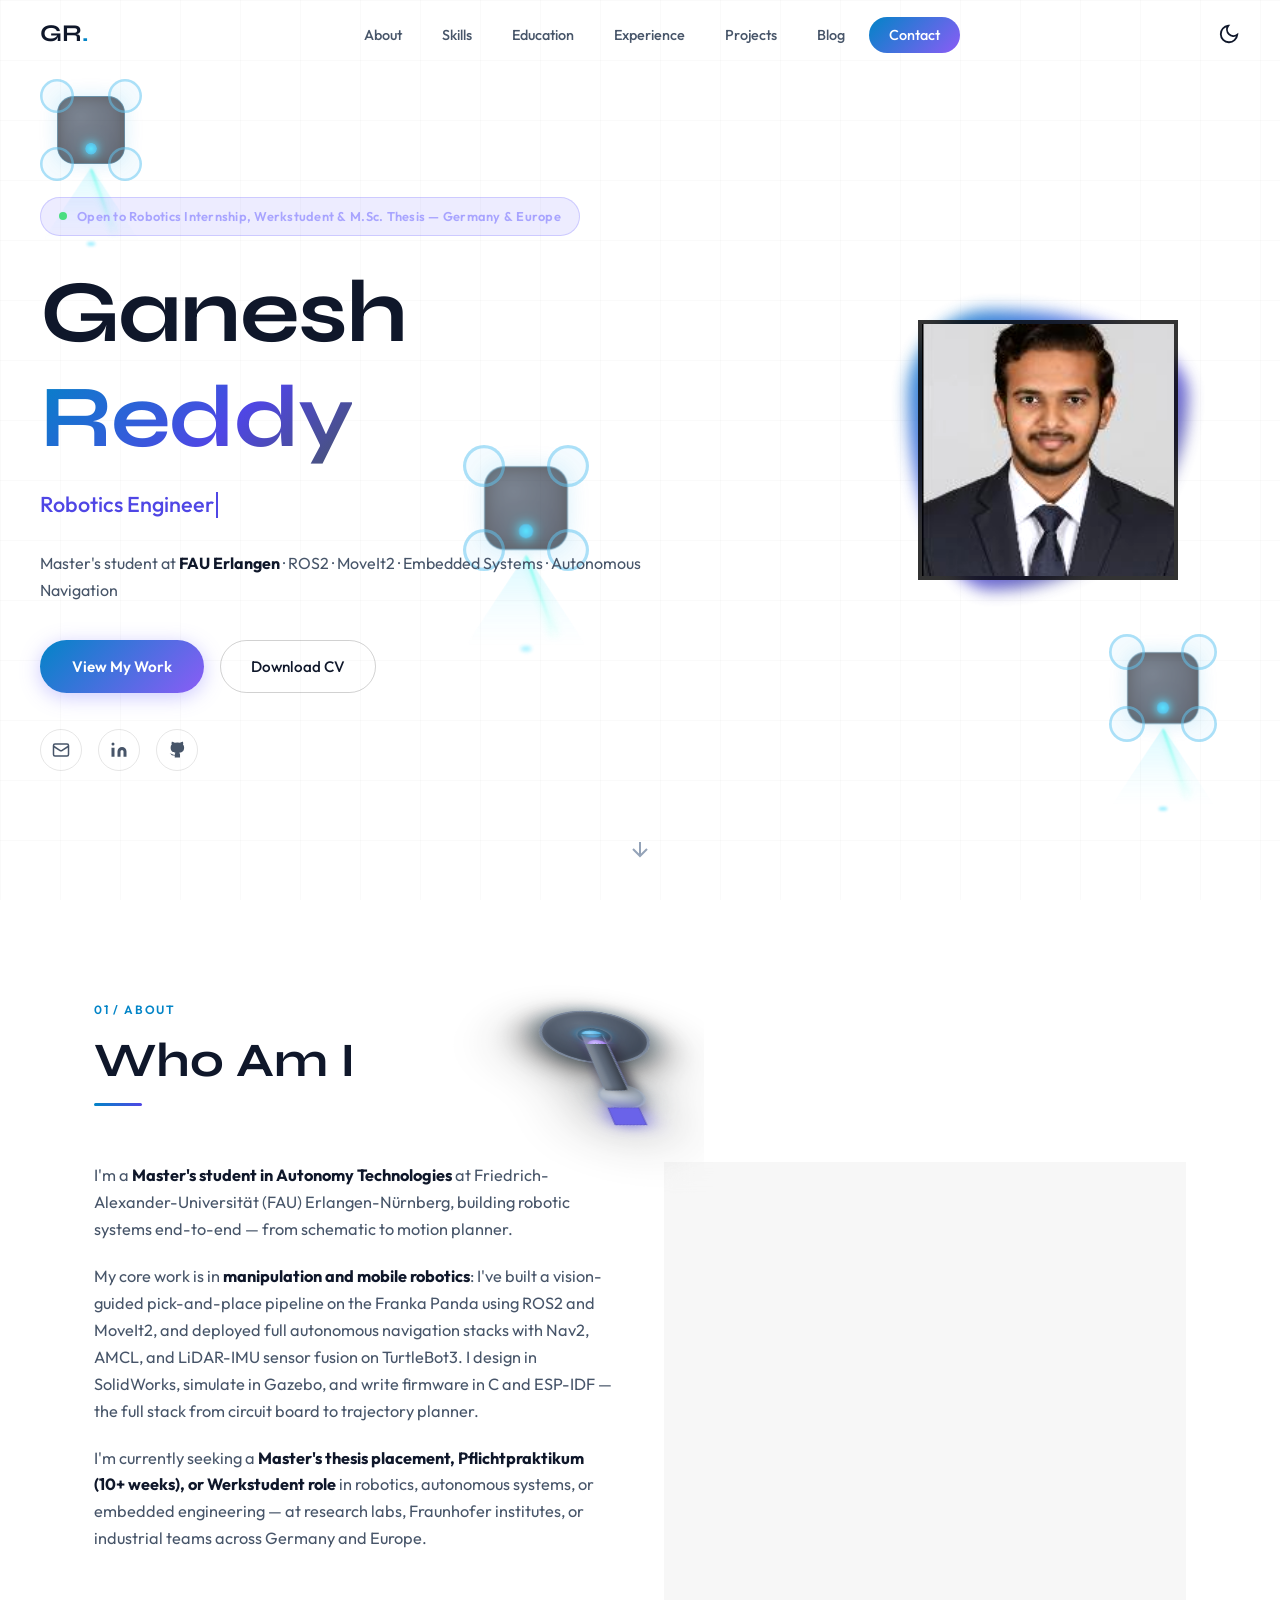
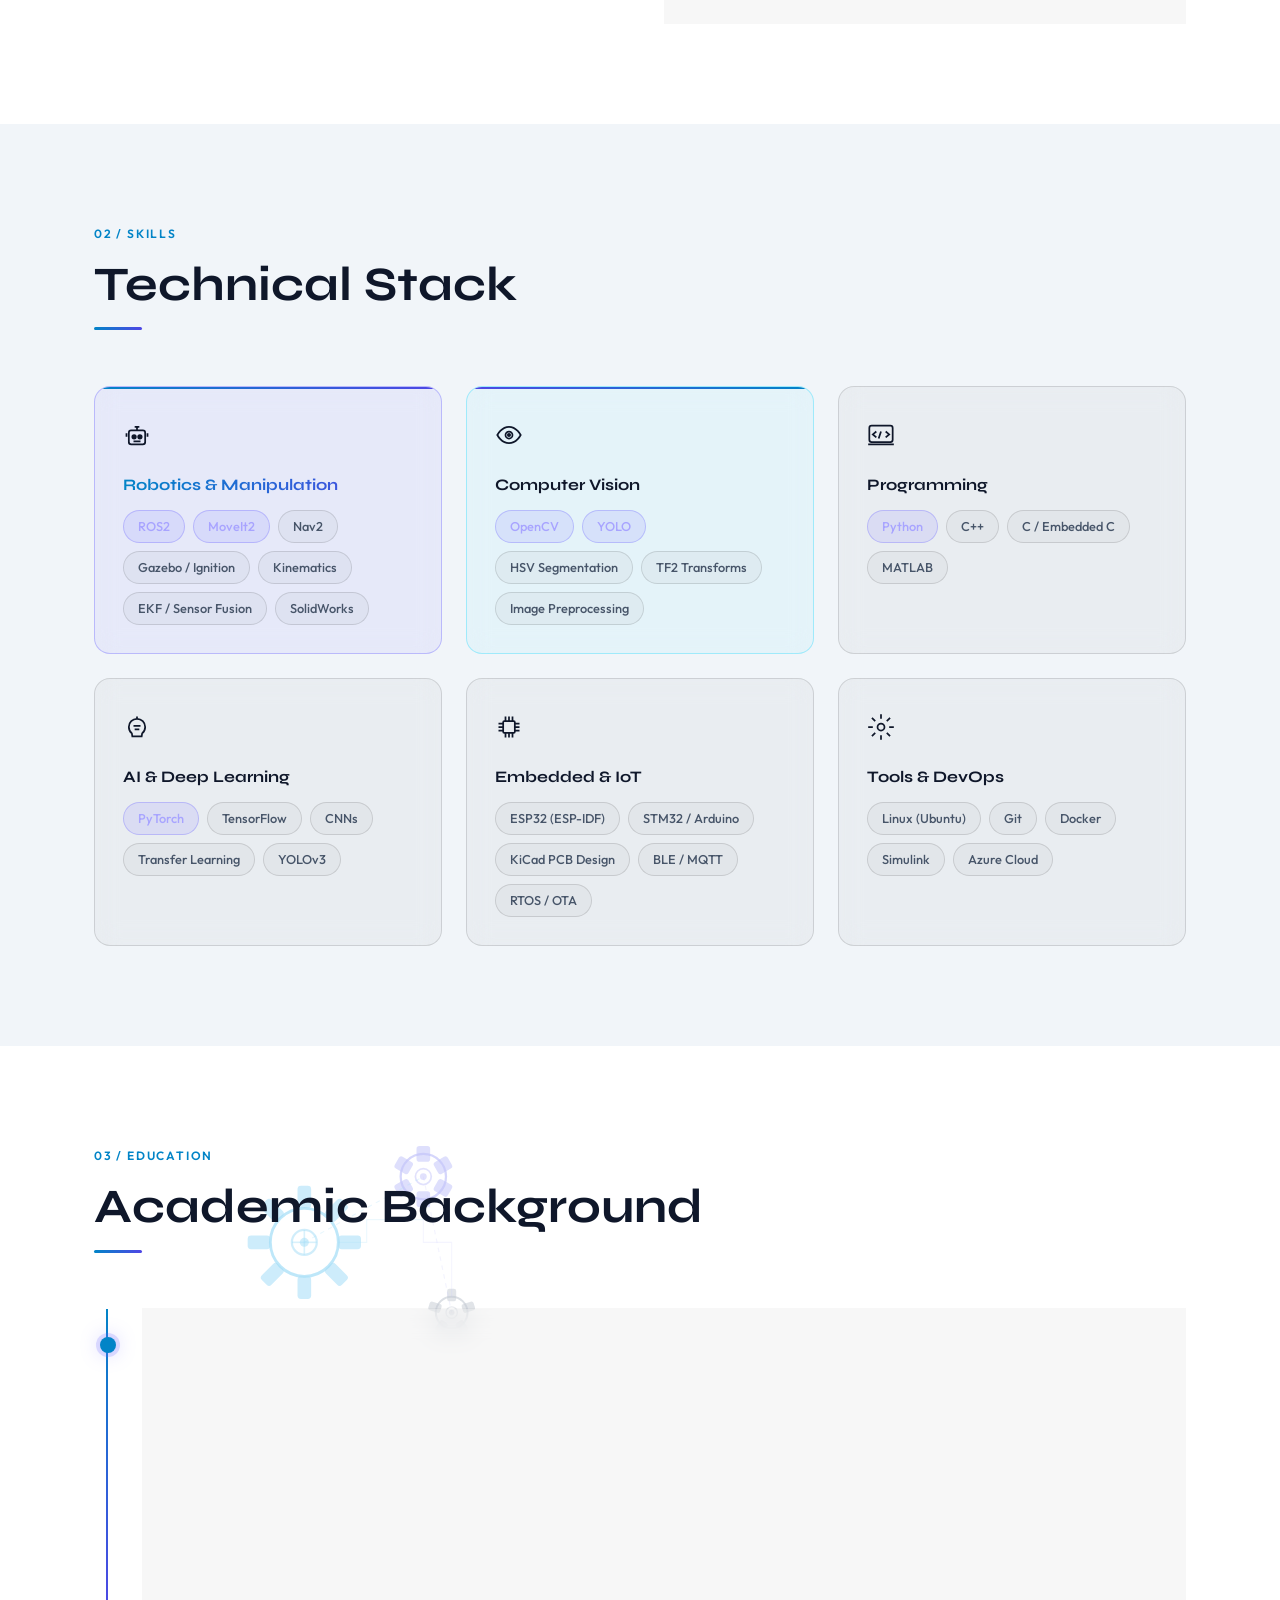
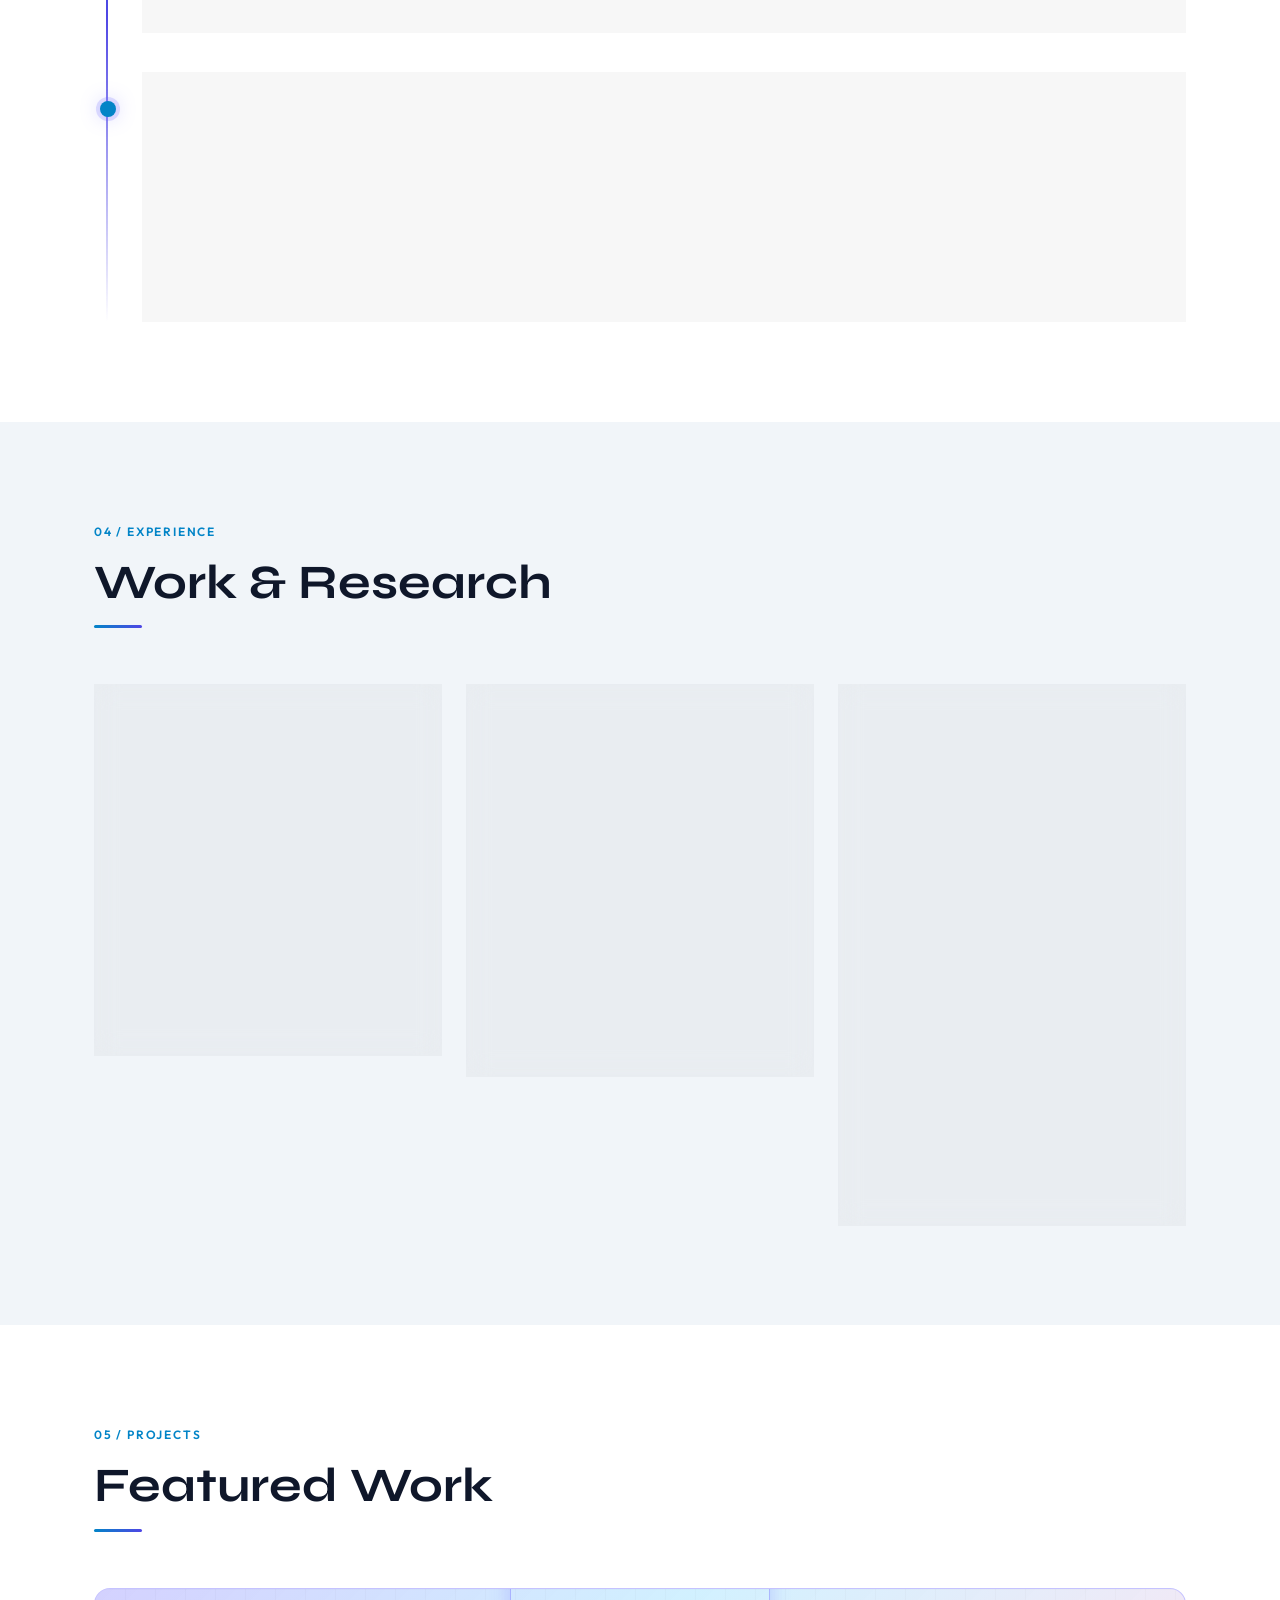
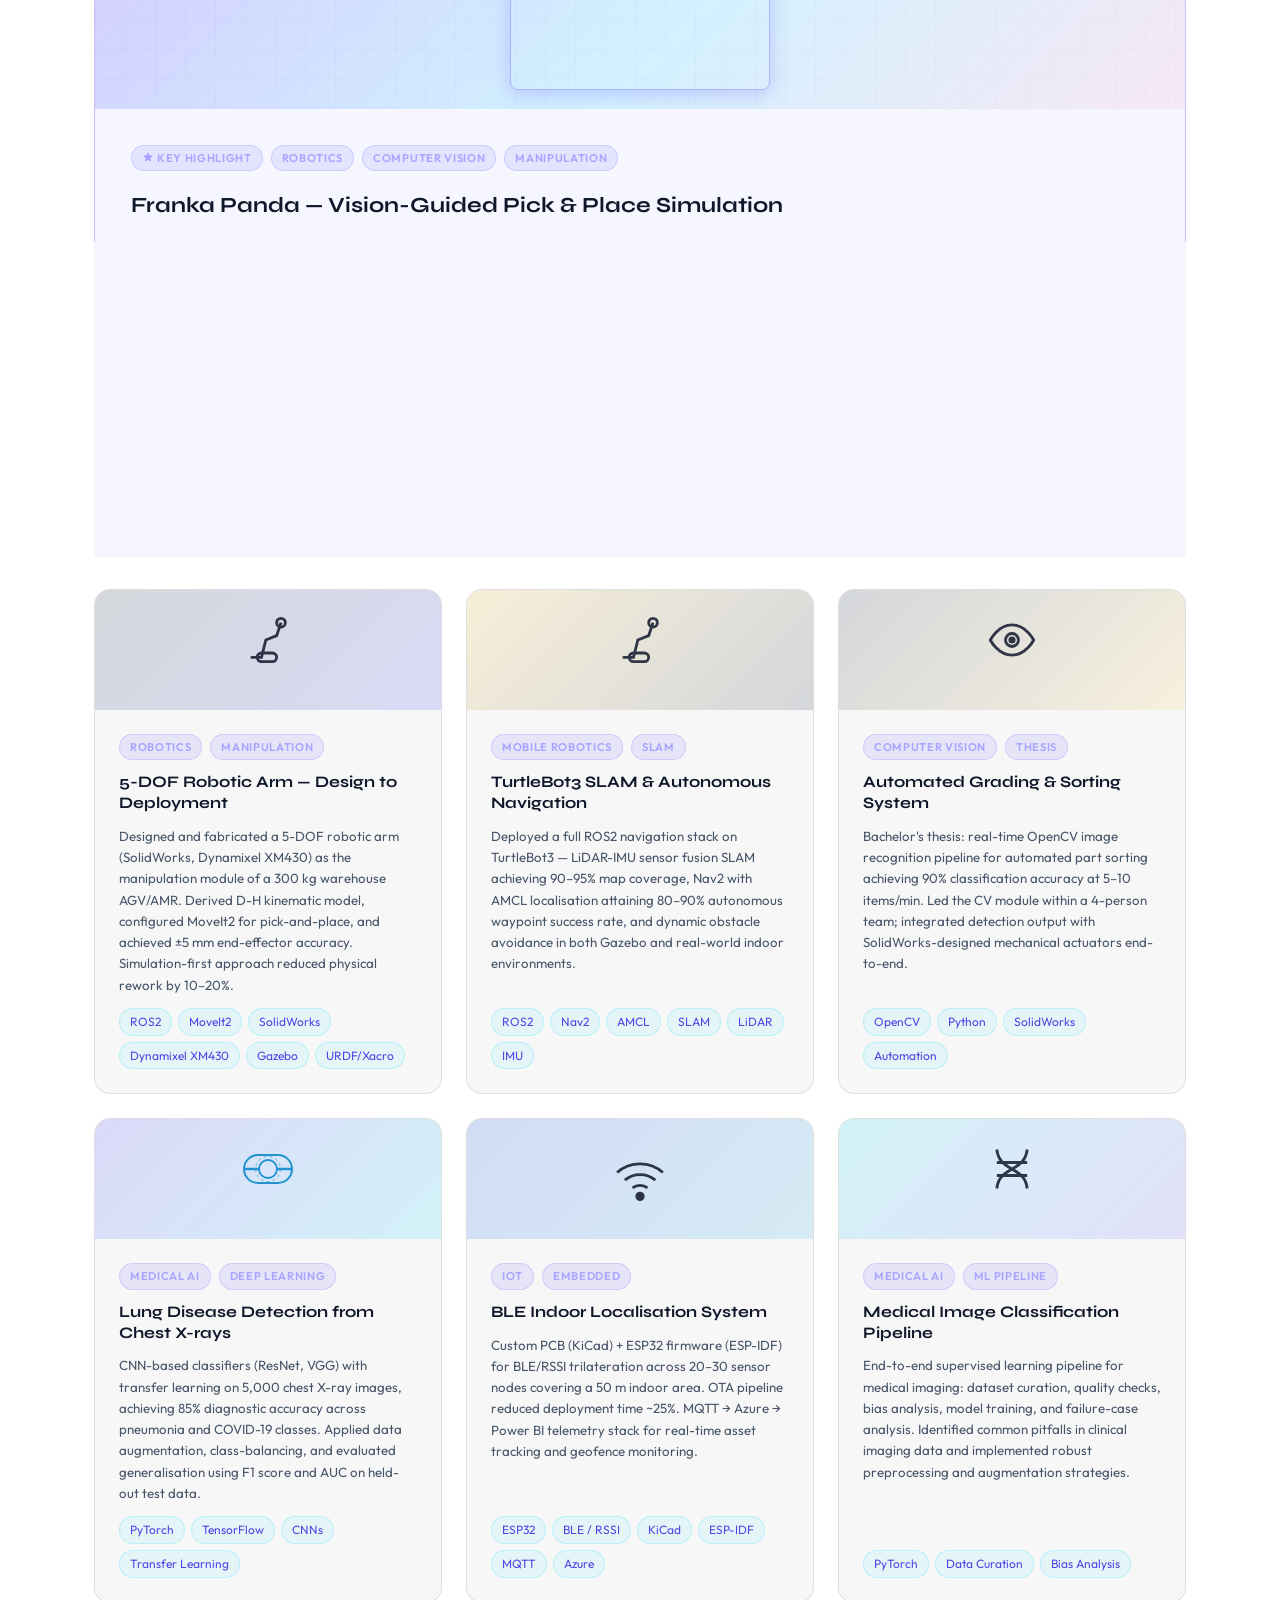
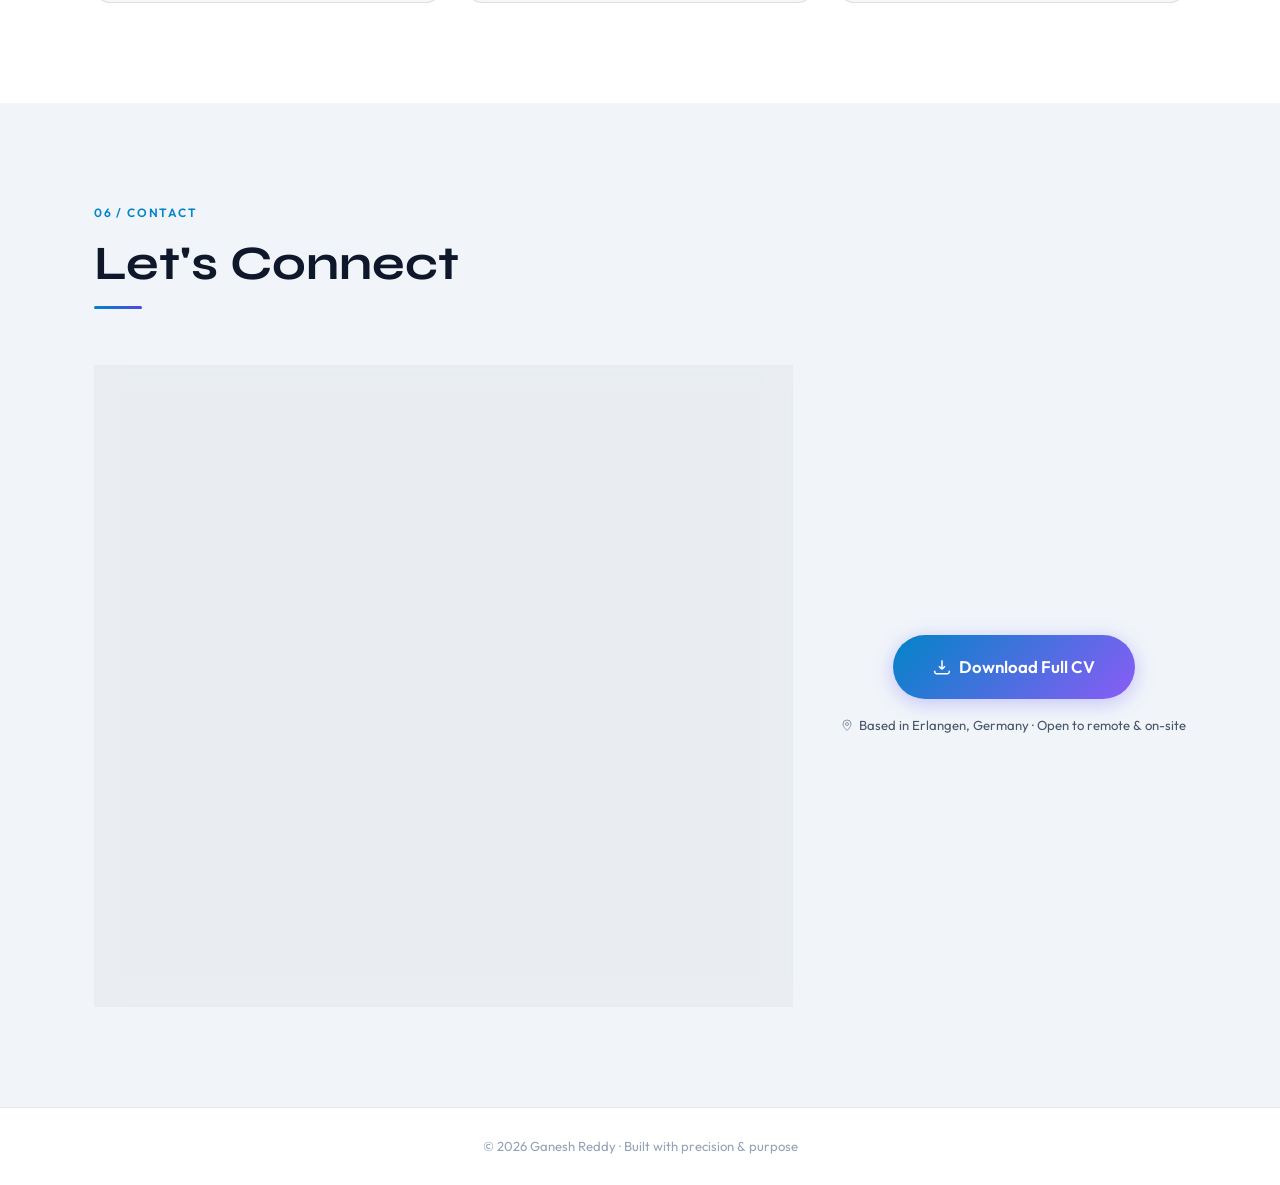
<file: index.html>
<!DOCTYPE html>
<html lang="en">

<head>
  <meta charset="UTF-8" />
  <meta name="viewport" content="width=device-width, initial-scale=1.0" />
  <title>Ganesh Reddy — Robotics & Autonomy Engineer</title>
  <meta name="description"
    content="Portfolio of Ganesh Reddy — Master's student in Autonomy Technologies at FAU Erlangen. Specialising in ROS2, MoveIt2, mobile robotics, SLAM, embedded systems, and computer vision." />
  <link rel="preconnect" href="https://fonts.googleapis.com" />
  <link rel="preconnect" href="https://fonts.gstatic.com" crossorigin />
  <link
    href="https://fonts.googleapis.com/css2?family=Outfit:wght@300;400;500;600;700&family=Syne:wght@400;500;600;700;800&display=swap"
    rel="stylesheet" />
  <link rel="stylesheet" href="style.css?v=21" />
  <script>
    const savedTheme = localStorage.getItem('theme');
    if (savedTheme === 'light' || (!savedTheme && window.matchMedia('(prefers-color-scheme: light)').matches)) {
      document.documentElement.setAttribute('data-theme', 'light');
    }
  </script>
</head>

<body>
  <!-- ─── NAV ──────────────────────────────────────────────── -->
  <nav id="navbar">
    <a href="#hero" class="nav-logo">GR<span class="accent">.</span></a>
    <ul class="nav-links">
      <li><a href="#about">About</a></li>
      <li><a href="#skills">Skills</a></li>
      <li><a href="#education">Education</a></li>
      <li><a href="#experience">Experience</a></li>
      <li><a href="#projects">Projects</a></li>
      <li><a href="blog.html">Blog</a></li>
      <li><a href="#contact" class="btn-nav">Contact</a></li>
    </ul>
    <div class="nav-controls" style="display: flex; align-items: center; gap: 16px;">
      <button id="theme-toggle" class="theme-btn" aria-label="Toggle theme"
        style="background: transparent; border: none; color: var(--text); cursor: pointer; display: flex; align-items: center;">
        <svg class="sun-icon" viewBox="0 0 24 24" fill="none" stroke="currentColor" stroke-width="2"
          style="width: 22px; height: 22px;">
          <circle cx="12" cy="12" r="5"></circle>
          <line x1="12" y1="1" x2="12" y2="3"></line>
          <line x1="12" y1="21" x2="12" y2="23"></line>
          <line x1="4.22" y1="4.22" x2="5.64" y2="5.64"></line>
          <line x1="18.36" y1="18.36" x2="19.78" y2="19.78"></line>
          <line x1="1" y1="12" x2="3" y2="12"></line>
          <line x1="21" y1="12" x2="23" y2="12"></line>
          <line x1="4.22" y1="19.78" x2="5.64" y2="18.36"></line>
          <line x1="18.36" y1="5.64" x2="19.78" y2="4.22"></line>
        </svg>
        <svg class="moon-icon" viewBox="0 0 24 24" fill="none" stroke="currentColor" stroke-width="2"
          style="width: 22px; height: 22px; display: none;">
          <path d="M21 12.79A9 9 0 1 1 11.21 3 7 7 0 0 0 21 12.79z"></path>
        </svg>
      </button>
      <button id="hamburger" aria-label="Toggle menu">
        <span></span><span></span><span></span>
      </button>
    </div>
  </nav>

  <!-- ─── HERO ─────────────────────────────────────────────── -->
  <section id="hero">
    <div class="hero-bg" style="background-color: var(--bg);">
      <div class="grid-overlay"></div>
      <div class="section-robot drone-swarm" aria-hidden="true">
        <div class="swarm-drone d1">
          <div class="dr-body"></div>
          <div class="dr-prop p1"></div><div class="dr-prop p2"></div>
          <div class="dr-prop p3"></div><div class="dr-prop p4"></div>
          <div class="dr-scanner">
            <div class="dr-scan-beam"></div>
            <div class="dr-scan-line"></div>
            <div class="dr-scan-dot"></div>
          </div>
        </div>
        <div class="swarm-drone d2">
          <div class="dr-body"></div>
          <div class="dr-prop p1"></div><div class="dr-prop p2"></div>
          <div class="dr-prop p3"></div><div class="dr-prop p4"></div>
          <div class="dr-scanner">
            <div class="dr-scan-beam" style="animation-delay:0.4s"></div>
            <div class="dr-scan-line" style="animation-delay:0.4s"></div>
            <div class="dr-scan-dot" style="animation-delay:0.4s"></div>
          </div>
        </div>
        <div class="swarm-drone d3">
          <div class="dr-body"></div>
          <div class="dr-prop p1"></div><div class="dr-prop p2"></div>
          <div class="dr-prop p3"></div><div class="dr-prop p4"></div>
          <div class="dr-scanner">
            <div class="dr-scan-beam" style="animation-delay:0.8s"></div>
            <div class="dr-scan-line" style="animation-delay:0.8s"></div>
            <div class="dr-scan-dot" style="animation-delay:0.8s"></div>
          </div>
        </div>
      </div>
    </div>
    <div class="hero-content">
      <!-- FIX 1: Hero badge — robotics-specific, not generic -->
      <div class="hero-badge">
        <span class="badge-dot"></span>
        Open to Robotics Internship, Werkstudent &amp; M.Sc. Thesis — Germany &amp; Europe
      </div>
      <h1>Ganesh <span class="gradient-text">Reddy</span></h1>
      <p class="hero-tagline" id="typed-target"></p>
      <!-- FIX 2: Hero sub — robotics-specific stack -->
      <p class="hero-sub">
        Master's student at <strong>FAU Erlangen</strong> · ROS2 · MoveIt2 · Embedded Systems · Autonomous Navigation
      </p>
      <div class="hero-actions">
        <a href="#projects" class="btn-primary" id="view-work-btn">View My Work</a>
        <a href="cv/cv/Ganesh_Reddy_CV_MSc_Autonomy_Technologies.pdf" target="_blank" class="btn-ghost"
          id="download-cv-btn">Download CV</a>
      </div>
      <div class="hero-socials">
        <a href="mailto:ganeshreddy30102000@gmail.com" aria-label="Email" id="email-link">
          <svg viewBox="0 0 24 24" fill="none" stroke="currentColor" stroke-width="2">
            <rect x="2" y="4" width="20" height="16" rx="2" />
            <path d="m22 7-8.97 5.7a1.94 1.94 0 0 1-2.06 0L2 7" />
          </svg>
        </a>
        <a href="https://www.linkedin.com/in/ganeshssreddy09" target="_blank" aria-label="LinkedIn" id="linkedin-link">
          <svg viewBox="0 0 24 24" fill="currentColor">
            <path d="M16 8a6 6 0 0 1 6 6v7h-4v-7a2 2 0 0 0-2-2 2 2 0 0 0-2 2v7h-4v-7a6 6 0 0 1 6-6zM2 9h4v12H2z" />
            <circle cx="4" cy="4" r="2" />
          </svg>
        </a>
        <a href="https://github.com/gsr07" target="_blank" aria-label="GitHub" id="github-link">
          <svg viewBox="0 0 24 24" fill="currentColor">
            <path
              d="M9 19c-5 1.5-5-2.5-7-3m14 6v-3.87a3.37 3.37 0 0 0-.94-2.61c3.14-.35 6.44-1.54 6.44-7A5.44 5.44 0 0 0 20 4.77 5.07 5.07 0 0 0 19.91 1S18.73.65 16 2.48a13.38 13.38 0 0 0-7 0C6.27.65 5.09 1 5.09 1A5.07 5.07 0 0 0 5 4.77a5.44 5.44 0 0 0-1.5 3.78c0 5.42 3.3 6.61 6.44 7A3.37 3.37 0 0 0 9 18.13V22" />
          </svg>
        </a>
      </div>
    </div>
    <div class="hero-photo-wrap">
      <div class="photo-ring"></div>
      <img src="ganesh_photo.jpg" alt="Ganesh Reddy" class="hero-photo" id="profile-photo" />
    </div>
    <a href="#about" class="scroll-down" aria-label="Scroll down">
      <svg viewBox="0 0 24 24" fill="none" stroke="currentColor" stroke-width="2">
        <path d="M12 5v14M5 12l7 7 7-7" />
      </svg>
    </a>
  </section>

  <!-- ─── ABOUT ─────────────────────────────────────────────── -->
  <section id="about" class="section">
    <div class="container">
      <div class="section-robot about-arm-sim" aria-hidden="true">
        <div class="omni-arm pnp-mode">
          <div class="omni-base"></div>
          <div class="omni-shoulder">
            <div class="omni-link1">
              <div class="omni-elbow">
                <div class="omni-link2">
                  <div class="omni-wrist">
                    <div class="omni-gripper"></div>
                    <div class="pnp-cube"><span class="pnp-q-char">?</span></div>
                  </div>
                </div>
              </div>
            </div>
          </div>
        </div>
      </div>
      <div class="section-label">01 / About</div>
      <h2 class="section-title">Who Am I<span class="arm-q-target" aria-hidden="true">?</span></h2>
      <div class="about-grid">
        <div class="about-text">
          <!-- FIX 3: About text — robotics-focused, no medical AI references -->
          <p>I'm a <strong>Master's student in Autonomy Technologies</strong> at Friedrich-Alexander-Universität (FAU) Erlangen-Nürnberg, building robotic systems end-to-end — from schematic to motion planner.</p>
          <p>My core work is in <strong>manipulation and mobile robotics</strong>: I've built a vision-guided pick-and-place pipeline on the Franka Panda using ROS2 and MoveIt2, and deployed full autonomous navigation stacks with Nav2, AMCL, and LiDAR-IMU sensor fusion on TurtleBot3. I design in SolidWorks, simulate in Gazebo, and write firmware in C and ESP-IDF — the full stack from circuit board to trajectory planner.</p>
          <p>I'm currently seeking a <strong>Master's thesis placement, Pflichtpraktikum (10+ weeks), or Werkstudent role</strong> in robotics, autonomous systems, or embedded engineering — at research labs, Fraunhofer institutes, or industrial teams across Germany and Europe.</p>
        </div>
        <div class="about-card glass-card">
          <div class="card-chip">Research Focus</div>
          <ul class="focus-list">
            <li>
              <span class="focus-icon">
                <svg class="icon-svg icon-pulse" viewBox="0 0 24 24" fill="none" stroke="currentColor" stroke-width="1.5">
                  <rect x="5" y="8" width="14" height="12" rx="2" />
                  <circle cx="9.5" cy="13.5" r="1.5" fill="currentColor" />
                  <circle cx="14.5" cy="13.5" r="1.5" fill="currentColor" />
                  <path d="M9 17.5h6M12 8V5M10 5h4" />
                  <path d="M3 10.5v3M21 10.5v3" />
                </svg>
              </span>
              <div>
                <strong>Robotics &amp; Manipulation</strong>
                <p>ROS2, MoveIt2, Franka Panda, Gazebo/Ignition simulation, D-H kinematics, Dynamixel servo control</p>
              </div>
            </li>
            <li>
              <span class="focus-icon">
                <!-- FIX 4: Replace Medical Imaging focus with Mobile Robotics -->
                <svg class="icon-svg icon-bob" viewBox="0 0 24 24" fill="none" stroke="currentColor" stroke-width="1.5">
                  <path d="M4 20h5l2-8 5-2 2-6"/>
                  <circle cx="18" cy="4" r="2"/>
                  <path d="M7 20c0-1.1.9-2 2-2h5a2 2 0 0 1 0 4H9a2 2 0 0 1-2-2z"/>
                </svg>
              </span>
              <div>
                <strong>Mobile Robotics &amp; Navigation</strong>
                <p>ROS2, Nav2, AMCL, SLAM, LiDAR-IMU sensor fusion, autonomous waypoint navigation</p>
              </div>
            </li>
            <li>
              <span class="focus-icon">
                <svg class="icon-svg icon-bob" viewBox="0 0 24 24" fill="none" stroke="currentColor" stroke-width="1.5">
                  <path d="M2 12s3.5-7 10-7 10 7 10 7-3.5 7-10 7-10-7-10-7z" />
                  <circle cx="12" cy="12" r="3" />
                  <circle cx="12" cy="12" r="1" fill="currentColor" />
                </svg>
              </span>
              <div>
                <strong>Computer Vision</strong>
                <p>OpenCV, YOLOv3, HSV segmentation, TF2 transforms, real-time object detection</p>
              </div>
            </li>
            <li>
              <span class="focus-icon">
                <svg class="icon-svg icon-ping" viewBox="0 0 24 24" fill="none" stroke="currentColor" stroke-width="1.5">
                  <path d="M5 12.55a11 11 0 0 1 14.08 0" />
                  <path d="M1.42 9a16 16 0 0 1 21.16 0" />
                  <path d="M8.53 16.11a6 6 0 0 1 6.95 0" />
                  <circle cx="12" cy="20" r="1" fill="currentColor" />
                </svg>
              </span>
              <div>
                <strong>Embedded &amp; IoT</strong>
                <p>ESP32, BLE, KiCad PCB design, ESP-IDF firmware, MQTT, OTA updates</p>
              </div>
            </li>
          </ul>
        </div>
      </div>
    </div>
  </section>

  <!-- ─── SKILLS ────────────────────────────────────────────── -->
  <section id="skills" class="section section-alt">
    <div class="container">
      <div class="section-robot skills-scanner" aria-hidden="true">
        <div class="s-turtlebot scan-mode">
          <div class="tb-layer tb-base"></div>
          <div class="tb-layer tb-mid"></div>
          <div class="tb-layer tb-top"></div>
          <div class="tb-lidar"><div class="lidar-ray"></div></div>
          <div class="v-scan-cone"></div>
          <div class="v-scan-cone v-scan-inner"></div>
        </div>
      </div>
      <div class="section-label">02 / Skills</div>
      <h2 class="section-title">Technical Stack</h2>
      <div class="skills-grid">

        <div class="skill-group glass-card skill-primary">
          <div class="skill-group-icon">
            <svg class="icon-svg icon-pulse" viewBox="0 0 24 24" fill="none" stroke="currentColor" stroke-width="1.5">
              <rect x="5" y="8" width="14" height="12" rx="2" />
              <circle cx="9.5" cy="13.5" r="1.5" fill="currentColor" />
              <circle cx="14.5" cy="13.5" r="1.5" fill="currentColor" />
              <path d="M9 17.5h6M12 8V5M10 5h4" />
              <path d="M3 10.5v3M21 10.5v3" />
            </svg>
          </div>
          <h3>Robotics &amp; Manipulation</h3>
          <div class="skill-tags">
            <span class="tag tag-hot" style="--skill-level: 90%;" data-percent="90%">ROS2</span>
            <span class="tag tag-hot" style="--skill-level: 85%;" data-percent="85%">MoveIt2</span>
            <span class="tag" style="--skill-level: 80%;" data-percent="80%">Nav2</span>
            <span class="tag" style="--skill-level: 85%;" data-percent="85%">Gazebo / Ignition</span>
            <span class="tag" style="--skill-level: 85%;" data-percent="85%">Kinematics</span>
            <span class="tag" style="--skill-level: 75%;" data-percent="75%">EKF / Sensor Fusion</span>
            <span class="tag" style="--skill-level: 70%;" data-percent="70%">SolidWorks</span>
          </div>
        </div>

        <div class="skill-group glass-card skill-secondary">
          <div class="skill-group-icon">
            <svg class="icon-svg icon-bob" viewBox="0 0 24 24" fill="none" stroke="currentColor" stroke-width="1.5">
              <path d="M2 12s3.5-7 10-7 10 7 10 7-3.5 7-10 7-10-7-10-7z" />
              <circle cx="12" cy="12" r="3" />
              <circle cx="12" cy="12" r="1" fill="currentColor" />
            </svg>
          </div>
          <h3>Computer Vision</h3>
          <div class="skill-tags">
            <span class="tag tag-hot" style="--skill-level: 90%;" data-percent="90%">OpenCV</span>
            <span class="tag tag-hot" style="--skill-level: 85%;" data-percent="85%">YOLO</span>
            <span class="tag" style="--skill-level: 85%;" data-percent="85%">HSV Segmentation</span>
            <span class="tag" style="--skill-level: 80%;" data-percent="80%">TF2 Transforms</span>
            <span class="tag" style="--skill-level: 75%;" data-percent="75%">Image Preprocessing</span>
          </div>
        </div>

        <div class="skill-group glass-card">
          <div class="skill-group-icon">
            <svg class="icon-svg icon-bob" viewBox="0 0 24 24" fill="none" stroke="currentColor" stroke-width="1.5">
              <rect x="2" y="4" width="20" height="14" rx="2" />
              <path d="M8 14l-3-2.5L8 9M16 9l3 2.5L16 14M12 9l-2 6" />
              <path d="M1 20h22" />
            </svg>
          </div>
          <h3>Programming</h3>
          <div class="skill-tags">
            <span class="tag tag-hot" style="--skill-level: 95%;" data-percent="95%">Python</span>
            <span class="tag" style="--skill-level: 85%;" data-percent="85%">C++</span>
            <span class="tag" style="--skill-level: 80%;" data-percent="80%">C / Embedded C</span>
            <span class="tag" style="--skill-level: 75%;" data-percent="75%">MATLAB</span>
          </div>
        </div>

        <div class="skill-group glass-card">
          <div class="skill-group-icon">
            <svg class="icon-svg icon-pulse" viewBox="0 0 24 24" fill="none" stroke="currentColor" stroke-width="1.5">
              <path d="M12 5c-3.9 0-7 3.1-7 7 0 2.2 1 4.2 2.6 5.5L8 20h8l.4-2.5C18 16.2 19 14.2 19 12c0-3.9-3.1-7-7-7z" />
              <path d="M9 11h6M10 14h4M12 5V3" />
            </svg>
          </div>
          <h3>AI &amp; Deep Learning</h3>
          <div class="skill-tags">
            <span class="tag tag-hot" style="--skill-level: 85%;" data-percent="85%">PyTorch</span>
            <span class="tag" style="--skill-level: 80%;" data-percent="80%">TensorFlow</span>
            <span class="tag" style="--skill-level: 85%;" data-percent="85%">CNNs</span>
            <span class="tag" style="--skill-level: 80%;" data-percent="80%">Transfer Learning</span>
            <span class="tag" style="--skill-level: 75%;" data-percent="75%">YOLOv3</span>
          </div>
        </div>

        <div class="skill-group glass-card">
          <div class="skill-group-icon">
            <svg class="icon-svg icon-ping" viewBox="0 0 24 24" fill="none" stroke="currentColor" stroke-width="1.5">
              <rect x="7" y="7" width="10" height="10" rx="1" />
              <path d="M9 3v4M12 3v4M15 3v4M9 17v4M12 17v4M15 17v4M3 9h4M3 12h4M3 15h4M17 9h4M17 12h4M17 15h4" />
            </svg>
          </div>
          <h3>Embedded &amp; IoT</h3>
          <div class="skill-tags">
            <span class="tag" style="--skill-level: 90%;" data-percent="90%">ESP32 (ESP-IDF)</span>
            <span class="tag" style="--skill-level: 85%;" data-percent="85%">STM32 / Arduino</span>
            <span class="tag" style="--skill-level: 80%;" data-percent="80%">KiCad PCB Design</span>
            <span class="tag" style="--skill-level: 75%;" data-percent="75%">BLE / MQTT</span>
            <span class="tag" style="--skill-level: 70%;" data-percent="70%">RTOS / OTA</span>
          </div>
        </div>

        <div class="skill-group glass-card">
          <div class="skill-group-icon">
            <svg class="icon-svg icon-spin" viewBox="0 0 24 24" fill="none" stroke="currentColor" stroke-width="1.5">
              <circle cx="12" cy="12" r="3" />
              <path d="M12 1v4M12 19v4M4.22 4.22l2.83 2.83M16.95 16.95l2.83 2.83M1 12h4M19 12h4M4.22 19.78l2.83-2.83M16.95 7.05l2.83-2.83" />
            </svg>
          </div>
          <h3>Tools &amp; DevOps</h3>
          <div class="skill-tags">
            <span class="tag" style="--skill-level: 90%;" data-percent="90%">Linux (Ubuntu)</span>
            <span class="tag" style="--skill-level: 90%;" data-percent="90%">Git</span>
            <span class="tag" style="--skill-level: 80%;" data-percent="80%">Docker</span>
            <span class="tag" style="--skill-level: 75%;" data-percent="75%">Simulink</span>
            <span class="tag" style="--skill-level: 70%;" data-percent="70%">Azure Cloud</span>
          </div>
        </div>

      </div>
    </div>
  </section>

  <!-- ─── EDUCATION ─────────────────────────────────────────── -->
  <section id="education" class="section">
    <div class="container">
      <div class="section-robot edu-gears" aria-hidden="true">
        <svg class="edu-gears-svg" viewBox="0 0 300 300" xmlns="http://www.w3.org/2000/svg" overflow="visible">
          <defs>
            <filter id="gnode-glow" x="-70%" y="-70%" width="240%" height="240%">
              <feGaussianBlur stdDeviation="3" result="blur"/>
              <feMerge><feMergeNode in="blur"/><feMergeNode in="SourceGraphic"/></feMerge>
            </filter>
          </defs>
          <g class="edu-gear-1">
            <circle cx="85" cy="130" r="30" fill="none" stroke="#0ea5e9" stroke-width="2.5" opacity="0.7" />
            <circle cx="85" cy="130" r="11" fill="none" stroke="#0ea5e9" stroke-width="2" opacity="0.5" />
            <line x1="74" y1="130" x2="96" y2="130" stroke="#0ea5e9" stroke-width="1.5" opacity="0.4" />
            <line x1="85" y1="119" x2="85" y2="141" stroke="#0ea5e9" stroke-width="1.5" opacity="0.4" />
            <rect x="79" y="80" width="12" height="20" rx="3" fill="#0ea5e9" opacity="0.55" transform="rotate(0,85,130)" />
            <rect x="79" y="80" width="12" height="20" rx="3" fill="#0ea5e9" opacity="0.55" transform="rotate(45,85,130)" />
            <rect x="79" y="80" width="12" height="20" rx="3" fill="#0ea5e9" opacity="0.55" transform="rotate(90,85,130)" />
            <rect x="79" y="80" width="12" height="20" rx="3" fill="#0ea5e9" opacity="0.55" transform="rotate(135,85,130)" />
            <rect x="79" y="80" width="12" height="20" rx="3" fill="#0ea5e9" opacity="0.55" transform="rotate(180,85,130)" />
            <rect x="79" y="80" width="12" height="20" rx="3" fill="#0ea5e9" opacity="0.55" transform="rotate(225,85,130)" />
            <rect x="79" y="80" width="12" height="20" rx="3" fill="#0ea5e9" opacity="0.55" transform="rotate(270,85,130)" />
            <rect x="79" y="80" width="12" height="20" rx="3" fill="#0ea5e9" opacity="0.55" transform="rotate(315,85,130)" />
          </g>
          <g class="edu-gear-2">
            <circle cx="190" cy="72" r="20" fill="none" stroke="#6366f1" stroke-width="2" opacity="0.7" />
            <circle cx="190" cy="72" r="7" fill="none" stroke="#6366f1" stroke-width="1.5" opacity="0.5" />
            <rect x="184" y="45" width="12" height="14" rx="2.5" fill="#6366f1" opacity="0.55" transform="rotate(0,190,72)" />
            <rect x="184" y="45" width="12" height="14" rx="2.5" fill="#6366f1" opacity="0.55" transform="rotate(60,190,72)" />
            <rect x="184" y="45" width="12" height="14" rx="2.5" fill="#6366f1" opacity="0.55" transform="rotate(120,190,72)" />
            <rect x="184" y="45" width="12" height="14" rx="2.5" fill="#6366f1" opacity="0.55" transform="rotate(180,190,72)" />
            <rect x="184" y="45" width="12" height="14" rx="2.5" fill="#6366f1" opacity="0.55" transform="rotate(240,190,72)" />
            <rect x="184" y="45" width="12" height="14" rx="2.5" fill="#6366f1" opacity="0.55" transform="rotate(300,190,72)" />
          </g>
          <g class="edu-gear-3">
            <circle cx="215" cy="192" r="14" fill="none" stroke="#64748b" stroke-width="1.8" opacity="0.6" />
            <circle cx="215" cy="192" r="5" fill="none" stroke="#64748b" stroke-width="1.2" opacity="0.4" />
            <rect x="211" y="171" width="8" height="11" rx="2" fill="#64748b" opacity="0.5" transform="rotate(0,215,192)" />
            <rect x="211" y="171" width="8" height="11" rx="2" fill="#64748b" opacity="0.5" transform="rotate(72,215,192)" />
            <rect x="211" y="171" width="8" height="11" rx="2" fill="#64748b" opacity="0.5" transform="rotate(144,215,192)" />
            <rect x="211" y="171" width="8" height="11" rx="2" fill="#64748b" opacity="0.5" transform="rotate(216,215,192)" />
            <rect x="211" y="171" width="8" height="11" rx="2" fill="#64748b" opacity="0.5" transform="rotate(288,215,192)" />
          </g>
          <line x1="85" y1="130" x2="190" y2="72" stroke="#0ea5e9" stroke-width="1" stroke-dasharray="4,4" opacity="0.25" />
          <line x1="190" y1="72" x2="215" y2="192" stroke="#6366f1" stroke-width="1" stroke-dasharray="4,4" opacity="0.2" />
          <circle cx="85" cy="130" r="4" fill="#0ea5e9" opacity="0.5" />
          <circle cx="190" cy="72" r="3" fill="#6366f1" opacity="0.5" />
          <circle cx="215" cy="192" r="2.5" fill="#64748b" opacity="0.45" />
          <path d="M115 130 L140 130 L140 110 L190 110" fill="none" stroke="#0ea5e9" stroke-width="1" opacity="0.2" />
          <path d="M190 92  L190 130 L215 130 L215 178" fill="none" stroke="#6366f1" stroke-width="1" opacity="0.18" />
        </svg>
      </div>
      <div class="section-label">03 / Education</div>
      <h2 class="section-title">Academic Background</h2>
      <div class="timeline">
        <div class="timeline-item">
          <div class="timeline-dot"></div>
          <div class="timeline-content glass-card">
            <div class="timeline-period">Apr 2024 – Sep 2026</div>
            <h3>M.Sc. Autonomy Technologies</h3>
            <div class="timeline-org">Friedrich-Alexander-Universität Erlangen–Nürnberg (FAU)</div>
            <div class="timeline-loc"><svg class="loc-svg" viewBox="0 0 24 24" fill="none" stroke="currentColor" stroke-width="2"><path d="M20 10c0 6-8 13-8 13s-8-7-8-13a8 8 0 0 1 16 0z" /><circle cx="12" cy="10" r="3" /></svg> Erlangen, Germany</div>
            <!-- FIX 5: Updated ECTS 62.5→70 and GPA 2.7→2.6 -->
            <div class="timeline-stats">
              <span><strong>ECTS:</strong> 70.0 / 120</span>
              <span><strong>GPA:</strong> 2.6</span>
            </div>
            <div class="coursework">
              <div class="coursework-label">Relevant Coursework</div>
              <div class="course-pills">
                <span class="pill">Robotics 1</span>
                <span class="pill">Deep Learning</span>
                <span class="pill">Pattern Recognition</span>
                <span class="pill">ML in Signal Processing</span>
                <span class="pill">AI in Medical Robotics</span>
                <span class="pill">Human-Robot Co-adaptation</span>
                <span class="pill">Intent Detection &amp; Feedback</span>
                <span class="pill">Rehabilitation &amp; Assistive Robotics</span>
              </div>
            </div>
          </div>
        </div>

        <div class="timeline-item">
          <div class="timeline-dot"></div>
          <div class="timeline-content glass-card">
            <div class="timeline-period">Aug 2018 – Jul 2022</div>
            <h3>B.E. Automation &amp; Robotics</h3>
            <div class="timeline-org">KLE Technological University</div>
            <div class="timeline-loc"><svg class="loc-svg" viewBox="0 0 24 24" fill="none" stroke="currentColor" stroke-width="2"><path d="M20 10c0 6-8 13-8 13s-8-7-8-13a8 8 0 0 1 16 0z" /><circle cx="12" cy="10" r="3" /></svg> Hubballi, India</div>
            <div class="timeline-stats">
              <span><strong>GPA:</strong> 2.3</span>
            </div>
            <p class="thesis-note"><svg class="doc-svg" viewBox="0 0 24 24" fill="none" stroke="currentColor" stroke-width="2"><path d="M14 2H6a2 2 0 0 0-2 2v16a2 2 0 0 0 2 2h12a2 2 0 0 0 2-2V8z" /><polyline points="14,2 14,8 20,8" /><line x1="8" y1="13" x2="16" y2="13" /><line x1="8" y1="17" x2="16" y2="17" /></svg> Bachelor's Thesis: <em>"Automated Grading and Sorting System using Computer Vision"</em></p>
          </div>
        </div>
      </div>
    </div>
  </section>

  <!-- ─── EXPERIENCE ────────────────────────────────────────── -->
  <section id="experience" class="section section-alt">
    <div class="container">
      <div class="section-label">04 / Experience</div>
      <h2 class="section-title">Work &amp; Research</h2>

      <div class="section-robot experience-solder" aria-hidden="true">
        <div class="solder-arm experience-arm">
          <div class="omni-shoulder">
            <div class="omni-link1">
              <div class="omni-elbow">
                <div class="omni-link2">
                  <div class="omni-wrist jitter">
                    <div class="solder-tip"></div>
                    <div class="smoke-puff sp1"></div>
                    <div class="smoke-puff sp2"></div>
                    <div class="smoke-puff sp3"></div>
                  </div>
                </div>
              </div>
            </div>
          </div>
        </div>
        <div class="pcb-board exp-pcb">
          <div class="pcb-ic ic1"><span>ESP32</span></div>
          <div class="pcb-ic ic2"><span>MCU</span></div>
          <div class="pcb-cap cap1"></div><div class="pcb-cap cap2"></div><div class="pcb-cap cap3"></div>
          <div class="pcb-res res1"></div><div class="pcb-res res2"></div><div class="pcb-res res3"></div><div class="pcb-res res4"></div>
          <div class="pcb-led led-active"></div>
          <div class="pcb-trace tr1"></div><div class="pcb-trace tr2"></div><div class="pcb-trace tr3"></div>
          <div class="pcb-solder-pt"></div>
        </div>
        <div class="spark-shower">
          <div class="spark p1"></div><div class="spark p2"></div><div class="spark p3"></div>
          <div class="spark p4"></div><div class="spark p5"></div><div class="spark p6"></div>
          <div class="spark p7"></div><div class="spark p8"></div><div class="spark p9"></div><div class="spark p10"></div>
        </div>
      </div>

      <div class="exp-grid">

        <div class="exp-card glass-card">
          <div class="exp-header">
            <div class="exp-badge exp-badge-research">Research</div>
            <div class="exp-period">Nov 2025 – Present</div>
          </div>
          <h3>Student Research Assistant</h3>
          <div class="exp-org">IDEA LABS · FAU Erlangen</div>
          <ul class="exp-bullets">
            <li>Built GitHub Classroom automated grading workflow, cutting manual evaluation turnaround by <strong>50–60%</strong> across 30+ students</li>
            <li>Wrote Python exercise-evaluation and result-parsing scripts, reducing repeat student queries by <strong>~25%</strong></li>
            <li>Supported debugging, reproducibility, and evaluation of ML workflows on structured scientific datasets</li>
          </ul>
        </div>

        <div class="exp-card glass-card">
          <div class="exp-header">
            <div class="exp-badge exp-badge-industry">Industry</div>
            <div class="exp-period">Jan 2023 – Oct 2023</div>
          </div>
          <h3>IoT Engineering Intern</h3>
          <div class="exp-org">Digital Associates India · Hyderabad</div>
          <ul class="exp-bullets">
            <li>Designed custom PCB (KiCad) and wrote ESP32 firmware (C, ESP-IDF) for BLE/RSSI indoor localisation across <strong>20–30 nodes</strong> covering a <strong>50 m</strong> area</li>
            <li>OTA firmware pipeline reduced field deployment time by <strong>~25%</strong>; hardware validation cut PCB rework by <strong>~20%</strong></li>
            <li>Integrated MQTT telemetry with Azure Cloud; built real-time Power BI dashboards for asset tracking</li>
          </ul>
        </div>

        <!-- FIX 6: CASE internship — scoped to actual role (arm only) -->
        <div class="exp-card glass-card">
          <div class="exp-header">
            <div class="exp-badge exp-badge-intern">Internship</div>
            <div class="exp-period">Jan 2022 – Jul 2022</div>
          </div>
          <h3>Systems Engineer Intern</h3>
          <div class="exp-org">Centre for Autonomous Systems Engineering · Hubballi</div>
          <ul class="exp-bullets">
            <li>Designed and fabricated a <strong>5-DOF robotic arm</strong> in SolidWorks — full mechanical CAD, 3D-printed gripper and link assemblies, Dynamixel XM430 servo motors; achieved <strong>±5 mm</strong> end-effector accuracy with <strong>5 kg</strong> payload</li>
            <li>Derived D-H kinematic model, implemented forward/inverse kinematics, built URDF/Xacro model, validated in Gazebo, and configured MoveIt2 for collision-aware pick-and-place</li>
            <li>Programmed Dynamixel XM430 servo controllers (Python/C++ SDK) for joint-level trajectory execution; simulation-first approach reduced physical rework by <strong>10–20%</strong></li>
          </ul>
        </div>

      </div>
    </div>
  </section>

  <!-- ─── PROJECTS ──────────────────────────────────────────── -->
  <section id="projects" class="section">
    <div class="container">
      <div class="section-label">05 / Projects</div>
      <h2 class="section-title">Featured Work</h2>

      <!-- Featured Franka -->
      <div class="project-card project-featured glass-card" id="proj-franka">
        <div class="project-visual pv-franka">
          <div class="pv-franka-content">
            <div class="pv-franka-arm">
              <video class="pv-franka-video" src="franka_video.mp4" autoplay loop muted playsinline
                aria-label="Franka Panda pick and place simulation video"></video>
            </div>
            <div class="pv-franka-labels">
              <span class="pv-label">ROS2</span>
              <span class="pv-label">MoveIt2</span>
              <span class="pv-label">OpenCV</span>
              <span class="pv-label">Ignition</span>
            </div>
          </div>
        </div>
        <div class="project-body">
          <div class="project-badges">
            <span class="pbadge pbadge-star"><svg style="width:12px;height:12px;vertical-align:-1px;margin-right:3px" viewBox="0 0 24 24" fill="currentColor" stroke="none"><path d="M12 2l3.09 6.26L22 9.27l-5 4.87 1.18 6.88L12 17.77l-6.18 3.25L7 14.14 2 9.27l6.91-1.01L12 2z" /></svg>Key Highlight</span>
            <span class="pbadge">Robotics</span>
            <span class="pbadge">Computer Vision</span>
            <span class="pbadge">Manipulation</span>
          </div>
          <h3>Franka Panda — Vision-Guided Pick &amp; Place Simulation</h3>
          <p class="featured-desc">Full ROS2 + MoveIt2 simulation of the Franka Emika Panda 7-DOF robot arm performing autonomous colour-targeted pick-and-place in Ignition Gazebo (Fortress). A custom <strong>ColorDetector</strong> node processes live camera images using HSV segmentation and TF2 transforms to localise objects in the robot's base frame. A <strong>GraspManager</strong> node dynamically creates/removes fixed joints in Gazebo to reliably attach and release objects — solving the physics engine grasping limitation. Achieved <strong>80–85% grasp success rate</strong> and <strong>95–100% colour detection accuracy</strong> across 3+ object classes.</p>
          <div class="featured-highlights">
            <div class="fh-item">
              <span class="fh-icon"><svg class="icon-svg icon-pulse" viewBox="0 0 24 24" fill="none" stroke="currentColor" stroke-width="1.5"><circle cx="12" cy="12" r="10" /><circle cx="12" cy="12" r="6" /><circle cx="12" cy="12" r="2" /><path d="M22 12h-4M6 12H2M12 2v4M12 16v4" /></svg></span>
              <div><strong>HSV Colour Detection</strong><p>Dual-range red HSV + TF2 camera-to-base transform for precise 3D object localisation</p></div>
            </div>
            <div class="fh-item">
              <span class="fh-icon"><svg class="icon-svg icon-bob" viewBox="0 0 24 24" fill="none" stroke="currentColor" stroke-width="1.5"><path d="M4 20h5l2-8 5-2 2-6" /><circle cx="18" cy="4" r="2" /><path d="M7 20c0-1.1.9-2 2-2h5a2 2 0 0 1 0 4H9a2 2 0 0 1-2-2z" /></svg></span>
              <div><strong>MoveIt2 Motion Planning</strong><p>Cartesian trajectory planning with collision avoidance; configurable hover &amp; approach Z offsets</p></div>
            </div>
            <div class="fh-item">
              <span class="fh-icon"><svg class="icon-svg icon-spin" viewBox="0 0 24 24" fill="none" stroke="currentColor" stroke-width="1.5"><circle cx="12" cy="12" r="3" /><path d="M12 1v4M12 19v4M4.22 4.22l2.83 2.83M16.95 16.95l2.83 2.83M1 12h4M19 12h4M4.22 19.78l2.83-2.83M16.95 7.05l2.83-2.83" /></svg></span>
              <div><strong>Grasp Manager</strong><p>Custom joint attach/detach node via Ignition service CLI — reliable object holding during arm motion</p></div>
            </div>
          </div>
          <div class="project-tags">
            <span class="tag-sm">ROS2 Humble</span>
            <span class="tag-sm">MoveIt2</span>
            <span class="tag-sm">Ignition Gazebo</span>
            <span class="tag-sm">OpenCV</span>
            <span class="tag-sm">TF2</span>
            <span class="tag-sm">ros2_control</span>
            <span class="tag-sm">Python</span>
            <span class="tag-sm">C++</span>
          </div>
        </div>
      </div>

      <div class="projects-grid">

        <!-- FIX 7: AMR project — scoped to actual role -->
        <div class="project-card glass-card" id="proj-amr">
          <div class="project-visual pv-robotics">
            <div class="pv-icon"><svg class="icon-svg icon-bob" viewBox="0 0 24 24" fill="none" stroke="currentColor" stroke-width="1.3"><path d="M4 20h5l2-8 5-2 2-6" /><circle cx="18" cy="4" r="2" /><path d="M7 20c0-1.1.9-2 2-2h5a2 2 0 0 1 0 4H9a2 2 0 0 1-2-2z" /></svg></div>
          </div>
          <div class="project-body">
            <div class="project-badges">
              <span class="pbadge">Robotics</span>
              <span class="pbadge">Manipulation</span>
            </div>
            <h3>5-DOF Robotic Arm — Design to Deployment</h3>
            <!-- FIX: corrected description — arm role only, AMR as context -->
            <p>Designed and fabricated a 5-DOF robotic arm (SolidWorks, Dynamixel XM430) as the manipulation module of a 300 kg warehouse AGV/AMR. Derived D-H kinematic model, configured MoveIt2 for pick-and-place, and achieved ±5 mm end-effector accuracy. Simulation-first approach reduced physical rework by 10–20%.</p>
            <div class="project-tags">
              <span class="tag-sm">ROS2</span>
              <span class="tag-sm">MoveIt2</span>
              <span class="tag-sm">SolidWorks</span>
              <span class="tag-sm">Dynamixel XM430</span>
              <span class="tag-sm">Gazebo</span>
              <span class="tag-sm">URDF/Xacro</span>
            </div>
          </div>
        </div>

        <div class="project-card glass-card" id="proj-turtlebot">
          <div class="project-visual pv-cv">
            <div class="pv-icon"><svg class="icon-svg icon-bob" viewBox="0 0 24 24" fill="none" stroke="currentColor" stroke-width="1.3"><path d="M4 20h5l2-8 5-2 2-6" /><circle cx="18" cy="4" r="2" /><path d="M7 20c0-1.1.9-2 2-2h5a2 2 0 0 1 0 4H9a2 2 0 0 1-2-2z" /></svg></div>
          </div>
          <div class="project-body">
            <div class="project-badges">
              <span class="pbadge">Mobile Robotics</span>
              <span class="pbadge">SLAM</span>
            </div>
            <h3>TurtleBot3 SLAM &amp; Autonomous Navigation</h3>
            <p>Deployed a full ROS2 navigation stack on TurtleBot3 — LiDAR-IMU sensor fusion SLAM achieving 90–95% map coverage, Nav2 with AMCL localisation attaining 80–90% autonomous waypoint success rate, and dynamic obstacle avoidance in both Gazebo and real-world indoor environments.</p>
            <div class="project-tags">
              <span class="tag-sm">ROS2</span>
              <span class="tag-sm">Nav2</span>
              <span class="tag-sm">AMCL</span>
              <span class="tag-sm">SLAM</span>
              <span class="tag-sm">LiDAR</span>
              <span class="tag-sm">IMU</span>
            </div>
          </div>
        </div>

        <div class="project-card glass-card" id="proj-sort">
          <div class="project-visual pv-driver">
            <div class="pv-icon"><svg class="icon-svg icon-bob" viewBox="0 0 24 24" fill="none" stroke="currentColor" stroke-width="1.3"><path d="M2 12s3.5-7 10-7 10 7 10 7-3.5 7-10 7-10-7-10-7z" /><circle cx="12" cy="12" r="3" /><circle cx="12" cy="12" r="1" fill="currentColor" /></svg></div>
          </div>
          <div class="project-body">
            <div class="project-badges">
              <span class="pbadge">Computer Vision</span>
              <span class="pbadge">Thesis</span>
            </div>
            <h3>Automated Grading &amp; Sorting System</h3>
            <p>Bachelor's thesis: real-time OpenCV image recognition pipeline for automated part sorting achieving 90% classification accuracy at 5–10 items/min. Led the CV module within a 4-person team; integrated detection output with SolidWorks-designed mechanical actuators end-to-end.</p>
            <div class="project-tags">
              <span class="tag-sm">OpenCV</span>
              <span class="tag-sm">Python</span>
              <span class="tag-sm">SolidWorks</span>
              <span class="tag-sm">Automation</span>
            </div>
          </div>
        </div>

        <div class="project-card glass-card" id="proj-xray">
          <div class="project-visual pv-medical">
            <div class="pv-icon">
              <svg class="icon-svg mri-svg" viewBox="0 0 52 52" fill="none" stroke="currentColor" stroke-width="1.4">
                <rect x="2" y="12" width="48" height="28" rx="14" stroke-width="2" />
                <circle cx="26" cy="26" r="9" stroke-width="1.8" />
                <circle cx="26" cy="26" r="12.5" stroke-width="1" stroke-dasharray="3 3" class="mri-ring-1" opacity="0.6" />
                <line x1="4" y1="26" x2="17" y2="26" stroke-width="2.5" stroke-linecap="round" />
                <line x1="35" y1="26" x2="48" y2="26" stroke-width="2.5" stroke-linecap="round" />
              </svg>
            </div>
          </div>
          <div class="project-body">
            <div class="project-badges">
              <span class="pbadge">Medical AI</span>
              <span class="pbadge">Deep Learning</span>
            </div>
            <h3>Lung Disease Detection from Chest X-rays</h3>
            <p>CNN-based classifiers (ResNet, VGG) with transfer learning on 5,000 chest X-ray images, achieving 85% diagnostic accuracy across pneumonia and COVID-19 classes. Applied data augmentation, class-balancing, and evaluated generalisation using F1 score and AUC on held-out test data.</p>
            <div class="project-tags">
              <span class="tag-sm">PyTorch</span>
              <span class="tag-sm">TensorFlow</span>
              <span class="tag-sm">CNNs</span>
              <span class="tag-sm">Transfer Learning</span>
            </div>
          </div>
        </div>

        <div class="project-card glass-card" id="proj-iot">
          <div class="project-visual pv-iot">
            <div class="pv-icon"><svg class="icon-svg icon-ping" viewBox="0 0 24 24" fill="none" stroke="currentColor" stroke-width="1.3"><path d="M5 12.55a11 11 0 0 1 14.08 0" /><path d="M1.42 9a16 16 0 0 1 21.16 0" /><path d="M8.53 16.11a6 6 0 0 1 6.95 0" /><circle cx="12" cy="20" r="1.5" fill="currentColor" /></svg></div>
          </div>
          <div class="project-body">
            <div class="project-badges">
              <span class="pbadge">IoT</span>
              <span class="pbadge">Embedded</span>
            </div>
            <h3>BLE Indoor Localisation System</h3>
            <p>Custom PCB (KiCad) + ESP32 firmware (ESP-IDF) for BLE/RSSI trilateration across 20–30 sensor nodes covering a 50 m indoor area. OTA pipeline reduced deployment time ~25%. MQTT → Azure → Power BI telemetry stack for real-time asset tracking and geofence monitoring.</p>
            <div class="project-tags">
              <span class="tag-sm">ESP32</span>
              <span class="tag-sm">BLE / RSSI</span>
              <span class="tag-sm">KiCad</span>
              <span class="tag-sm">ESP-IDF</span>
              <span class="tag-sm">MQTT</span>
              <span class="tag-sm">Azure</span>
            </div>
          </div>
        </div>

        <div class="project-card glass-card" id="proj-dl-classify">
          <div class="project-visual pv-dl">
            <div class="pv-icon"><svg class="icon-svg icon-bob" viewBox="0 0 24 24" fill="none" stroke="currentColor" stroke-width="1.3"><path d="M5 3c.5 5 3.5 7 7 9s6.5 4 7 9M5 21c.5-5 3.5-7 7-9s6.5-4 7-9" /><path d="M5 9h14M5 15h14" /></svg></div>
          </div>
          <div class="project-body">
            <div class="project-badges">
              <span class="pbadge">Medical AI</span>
              <span class="pbadge">ML Pipeline</span>
            </div>
            <h3>Medical Image Classification Pipeline</h3>
            <p>End-to-end supervised learning pipeline for medical imaging: dataset curation, quality checks, bias analysis, model training, and failure-case analysis. Identified common pitfalls in clinical imaging data and implemented robust preprocessing and augmentation strategies.</p>
            <div class="project-tags">
              <span class="tag-sm">PyTorch</span>
              <span class="tag-sm">Data Curation</span>
              <span class="tag-sm">Bias Analysis</span>
            </div>
          </div>
        </div>

      </div>
    </div>
  </section>

  <!-- ─── CONTACT ───────────────────────────────────────────── -->
  <section id="contact" class="section section-alt">
    <div class="container">
      <div class="section-label">06 / Contact</div>
      <h2 class="section-title">Let's Connect</h2>
      <div class="contact-wrap">
        <div class="contact-info glass-card">
          <!-- FIX 8: Contact lead — robotics-focused, correct target roles -->
          <p class="contact-lead">I'm actively seeking a <strong>Master's thesis placement</strong>, <strong>Pflichtpraktikum (10+ weeks)</strong>, or <strong>Werkstudent role</strong> in robotics, autonomous systems, or embedded engineering — at research labs, Fraunhofer institutes, or industrial teams across Germany and Europe. Immediate availability. On-site or hybrid.</p>
          <div class="contact-links">
            <a href="mailto:ganeshreddy30102000@gmail.com" class="contact-link" id="contact-email">
              <div class="clink-icon"><svg class="icon-svg" viewBox="0 0 24 24" fill="none" stroke="currentColor" stroke-width="2"><rect x="2" y="4" width="20" height="16" rx="2" /><path d="m22 7-8.97 5.7a1.94 1.94 0 0 1-2.06 0L2 7" /></svg></div>
              <div><div class="clink-label">Email</div><div class="clink-val">ganeshreddy30102000@gmail.com</div></div>
            </a>
            <a href="tel:+4915510182395" class="contact-link" id="contact-phone">
              <div class="clink-icon"><svg class="icon-svg" viewBox="0 0 24 24" fill="none" stroke="currentColor" stroke-width="2"><path d="M22 16.92v3a2 2 0 0 1-2.18 2 19.79 19.79 0 0 1-8.63-3.07A19.5 19.5 0 0 1 4.69 12 19.79 19.79 0 0 1 1.61 3.12 2 2 0 0 1 3.58 1h3a2 2 0 0 1 2 1.72c.127.96.361 1.903.7 2.81a2 2 0 0 1-.45 2.11L7.91 8.96a16 16 0 0 0 6 6l1.27-1.27a2 2 0 0 1 2.11-.45c.907.339 1.85.573 2.81.7A2 2 0 0 1 22 16.92z" /></svg></div>
              <div><div class="clink-label">Phone</div><div class="clink-val">+49 1551 018 2395</div></div>
            </a>
            <a href="https://www.linkedin.com/in/ganeshssreddy09" target="_blank" class="contact-link" id="contact-linkedin">
              <div class="clink-icon">in</div>
              <div><div class="clink-label">LinkedIn</div><div class="clink-val">ganeshssreddy09</div></div>
            </a>
            <a href="https://github.com/gsr07" target="_blank" class="contact-link" id="contact-github">
              <div class="clink-icon"><svg class="icon-svg" viewBox="0 0 24 24" fill="currentColor" stroke="none"><path d="M9 19c-5 1.5-5-2.5-7-3m14 6v-3.87a3.37 3.37 0 0 0-.94-2.61c3.14-.35 6.44-1.54 6.44-7A5.44 5.44 0 0 0 20 4.77 5.07 5.07 0 0 0 19.91 1S18.73.65 16 2.48a13.38 13.38 0 0 0-7 0C6.27.65 5.09 1 5.09 1A5.07 5.07 0 0 0 5 4.77a5.44 5.44 0 0 0-1.5 3.78c0 5.42 3.3 6.61 6.44 7A3.37 3.37 0 0 0 9 18.13V22" /></svg></div>
              <div><div class="clink-label">GitHub</div><div class="clink-val">gsr07</div></div>
            </a>
          </div>
          <!-- FIX 9: Languages — German now shows certified status -->
          <div class="languages">
            <span class="lang-pill"><span class="lang-flag lang-flag-en">EN</span> English (C1)</span>
            <span class="lang-pill"><span class="lang-flag lang-flag-de">DE</span> German (A2 Certified)</span>
            <span class="lang-pill"><span class="lang-flag lang-flag-hi">HI</span> Hindi (Native)</span>
          </div>
        </div>
        <div class="contact-cta">
          <a href="cv/cv/Ganesh_Reddy_CV_Autonomy_technologies.pdf" target="_blank" class="btn-primary btn-large" id="cta-cv-btn">
            <svg viewBox="0 0 24 24" fill="none" stroke="currentColor" stroke-width="2">
              <path d="M12 15V3m0 12-4-4m4 4 4-4" />
              <path d="M2 17l.621 2.485A2 2 0 0 0 4.561 21h14.878a2 2 0 0 0 1.94-1.515L22 17" />
            </svg>
            Download Full CV
          </a>
          <p class="cta-note"><svg class="pin-inline" viewBox="0 0 24 24" fill="none" stroke="currentColor" stroke-width="2"><path d="M20 10c0 6-8 13-8 13s-8-7-8-13a8 8 0 0 1 16 0z" /><circle cx="12" cy="10" r="3" /></svg> Based in Erlangen, Germany · Open to remote &amp; on-site</p>
        </div>
      </div>
    </div>
  </section>

  <!-- ─── FOOTER ────────────────────────────────────────────── -->
  <footer>
    <p>© 2026 Ganesh Reddy · Built with precision &amp; purpose</p>
  </footer>

  <script src="script.js?v=3"></script>
</body>

</html>
</file>
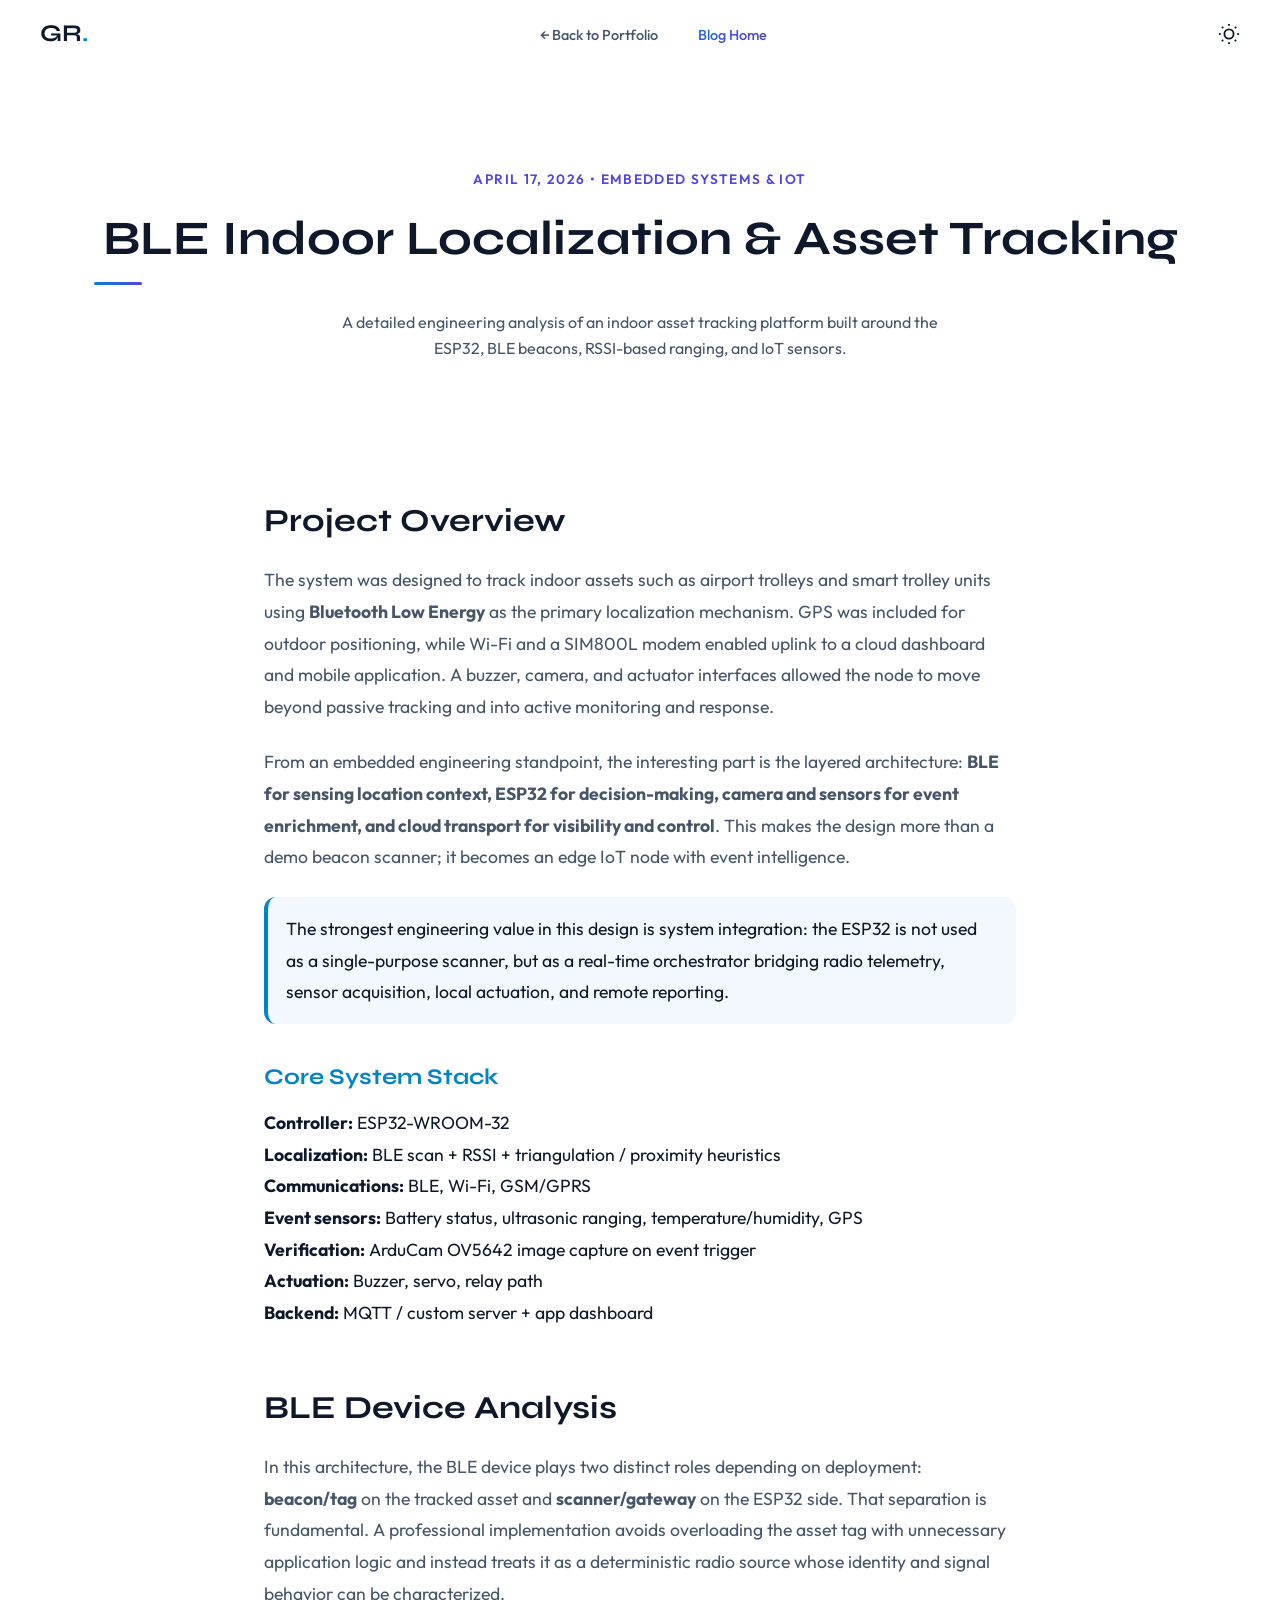
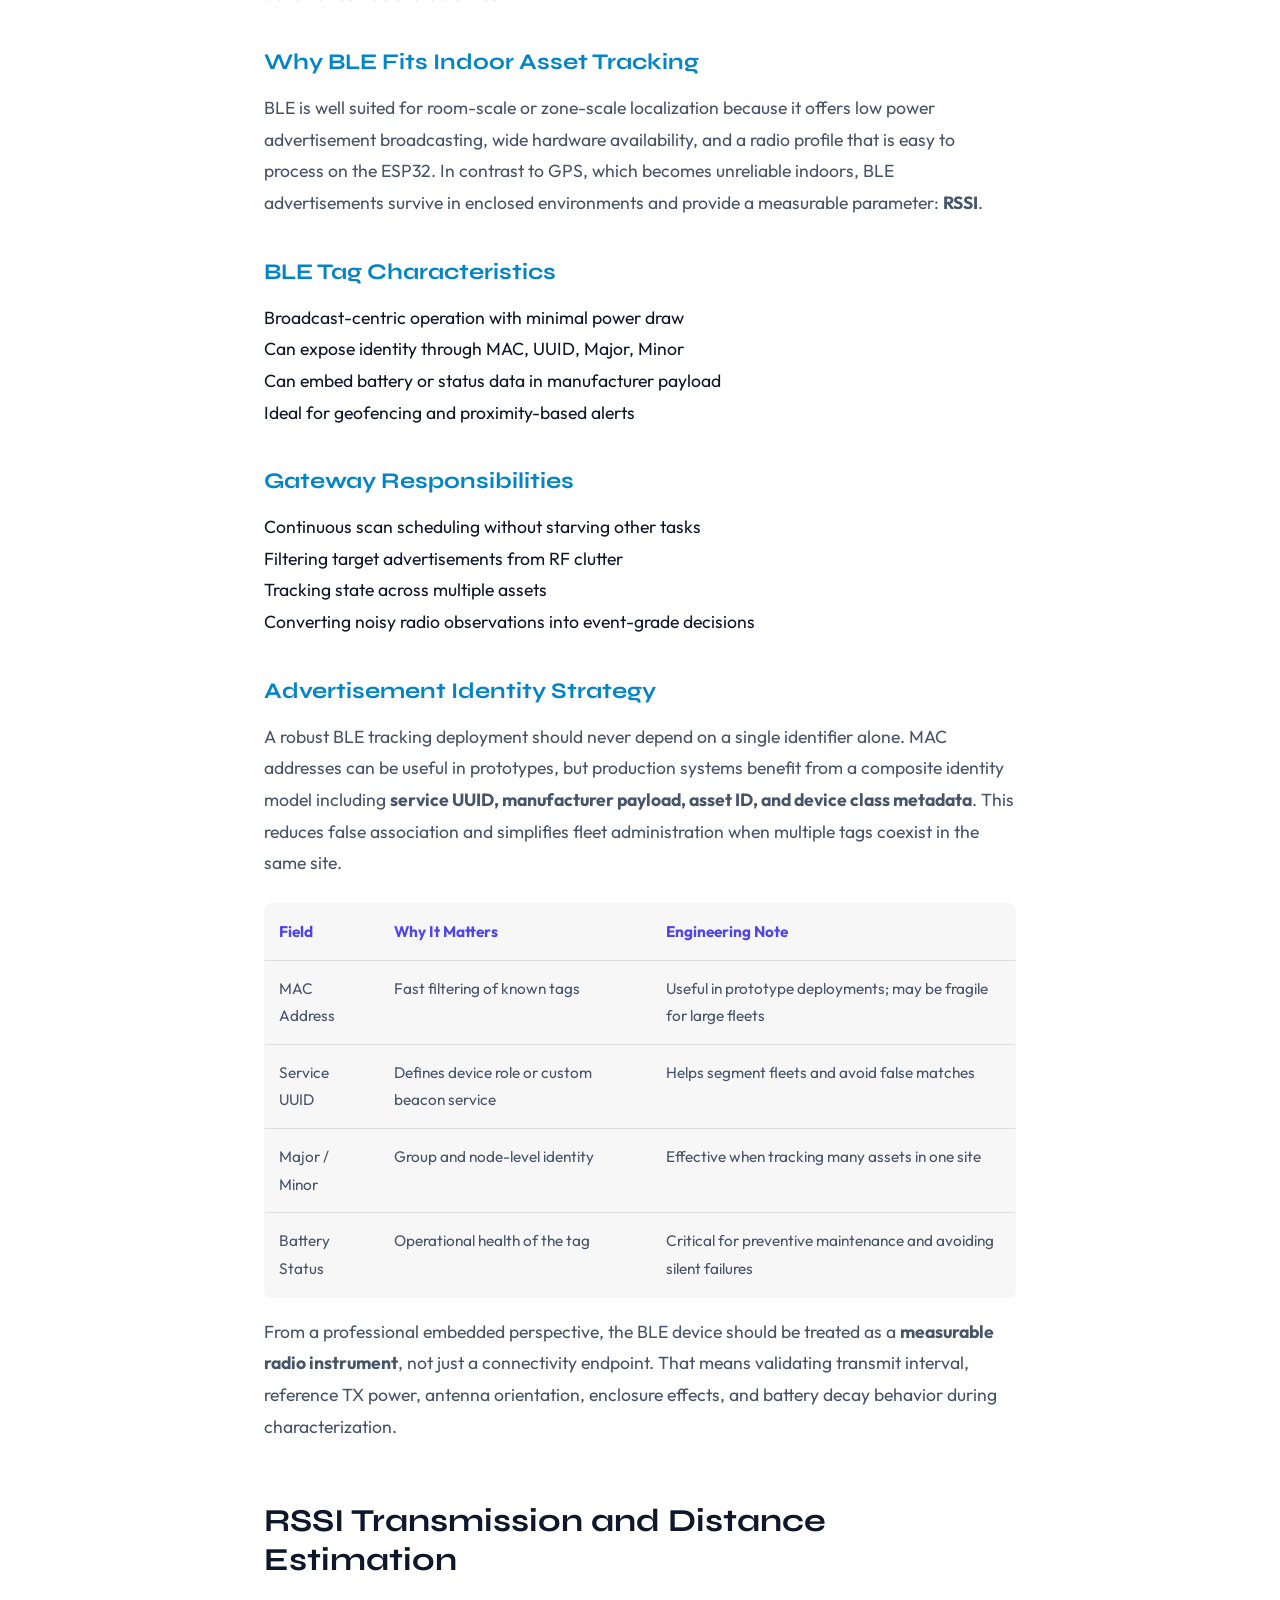
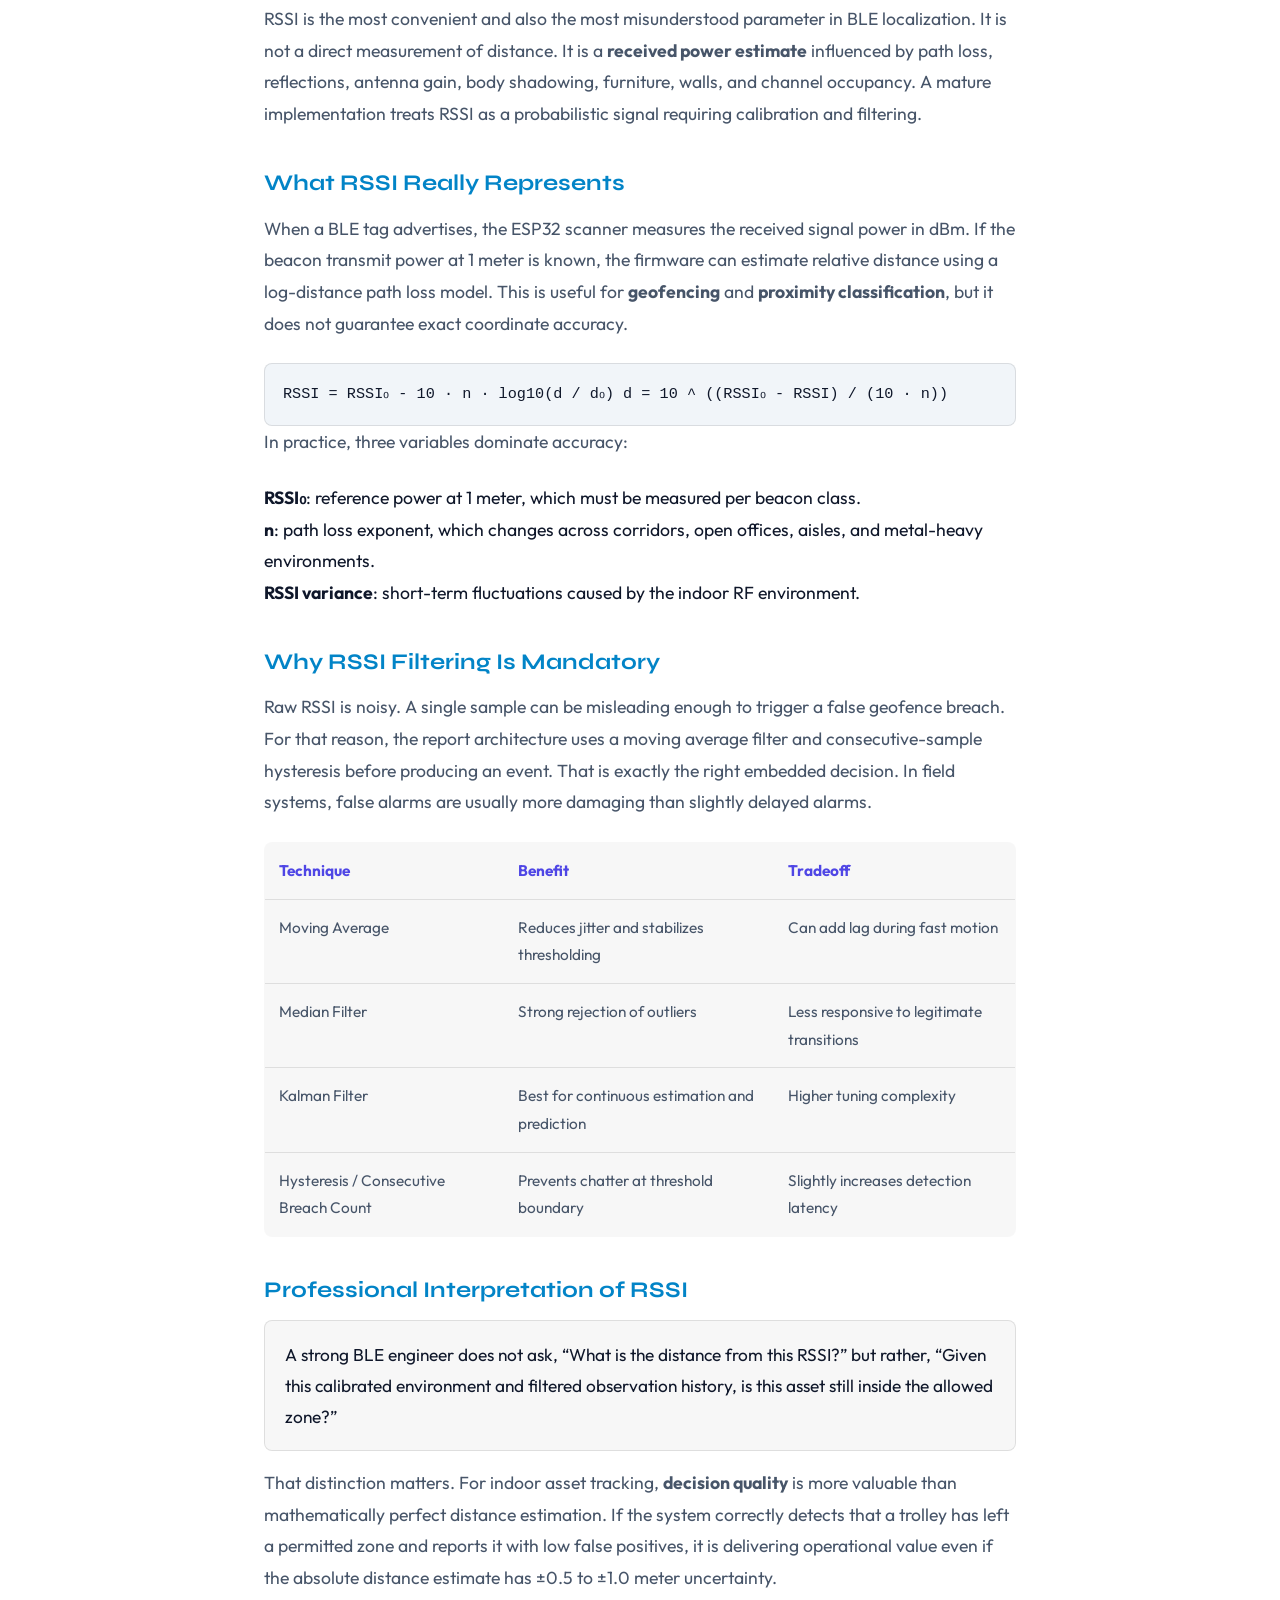
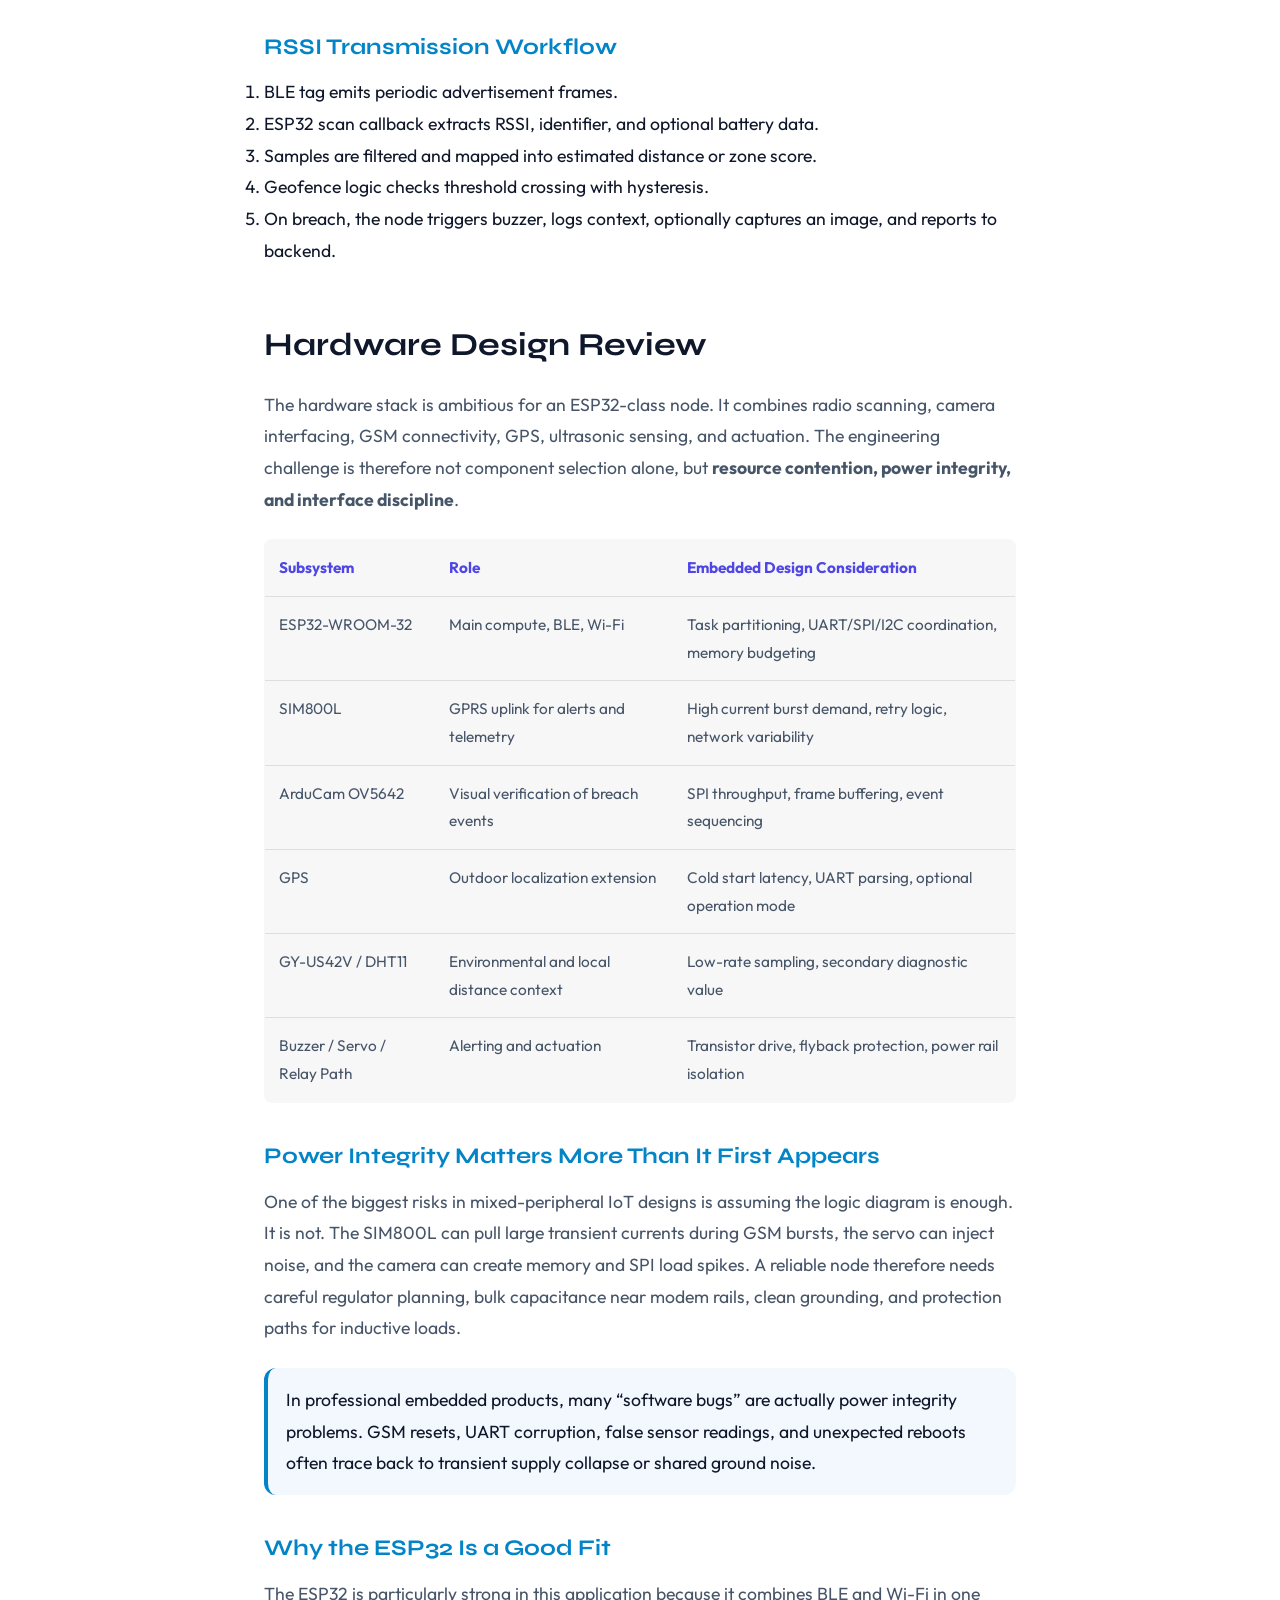
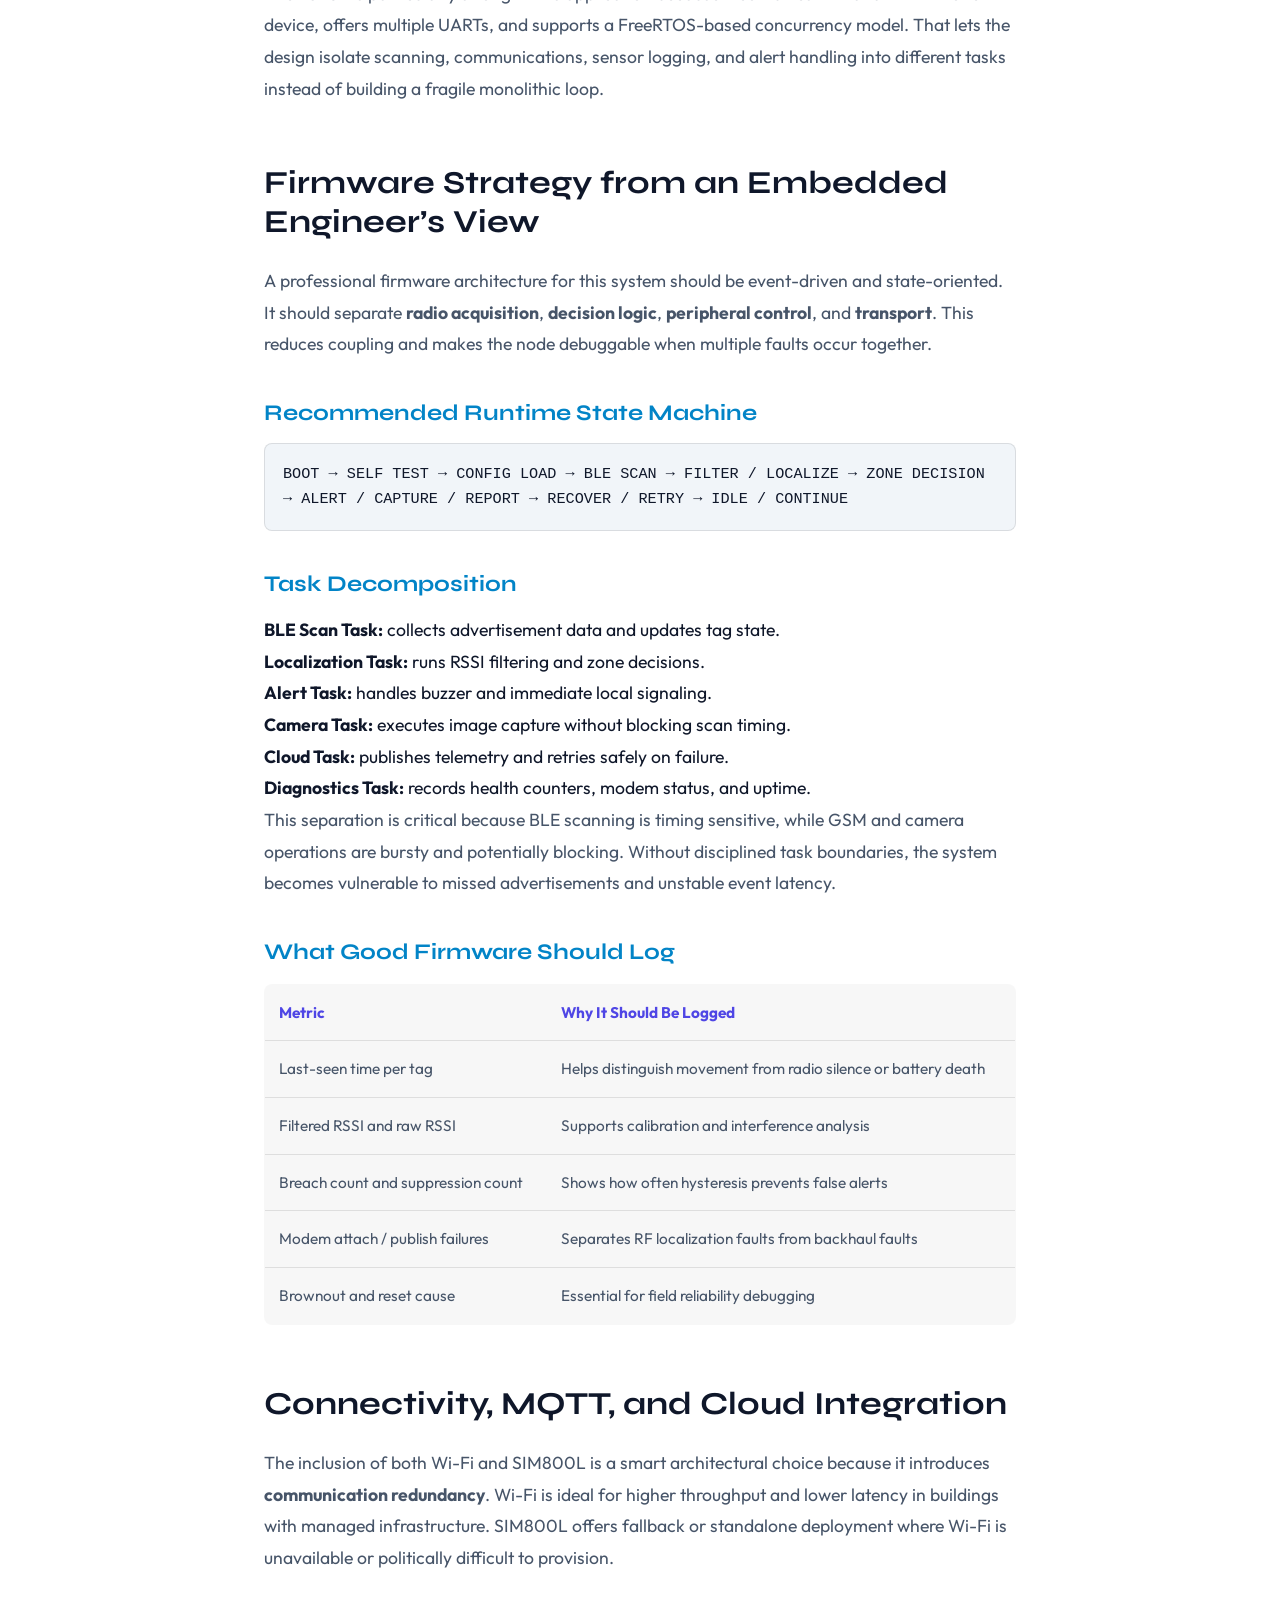
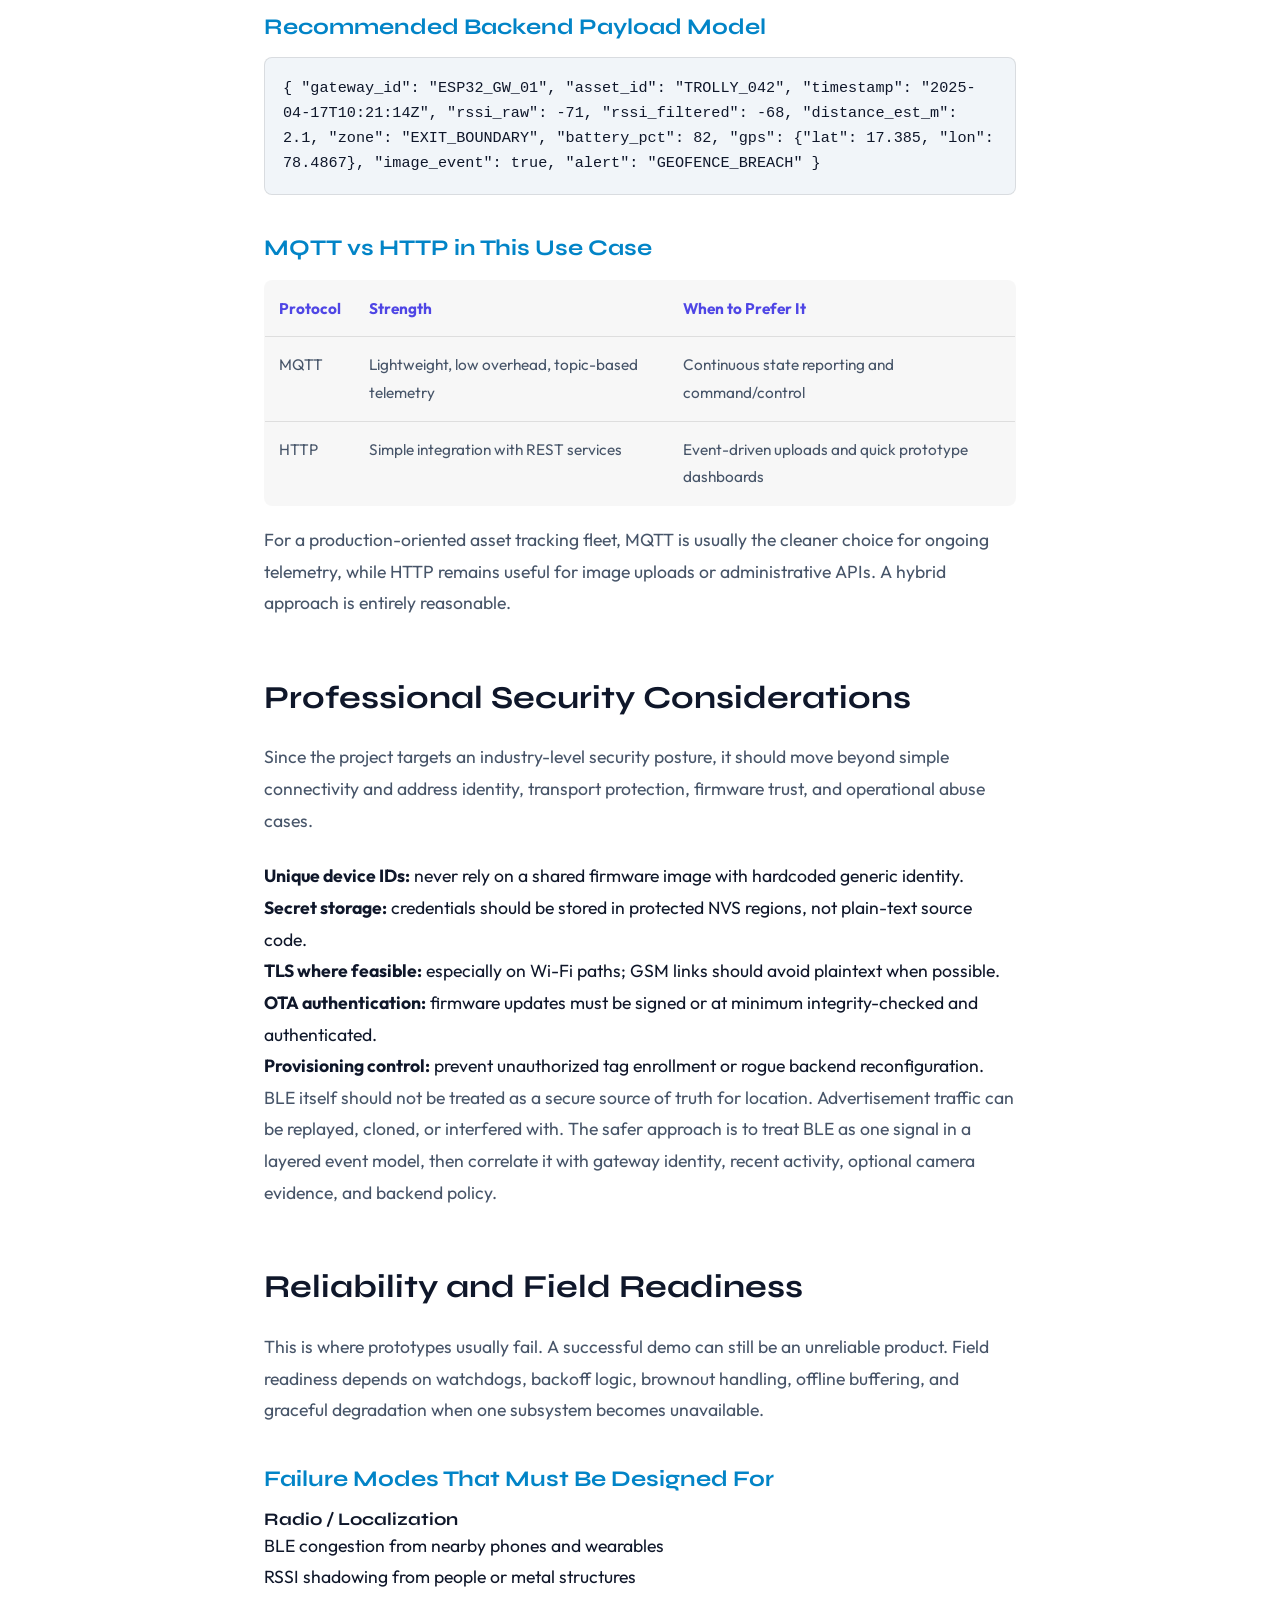
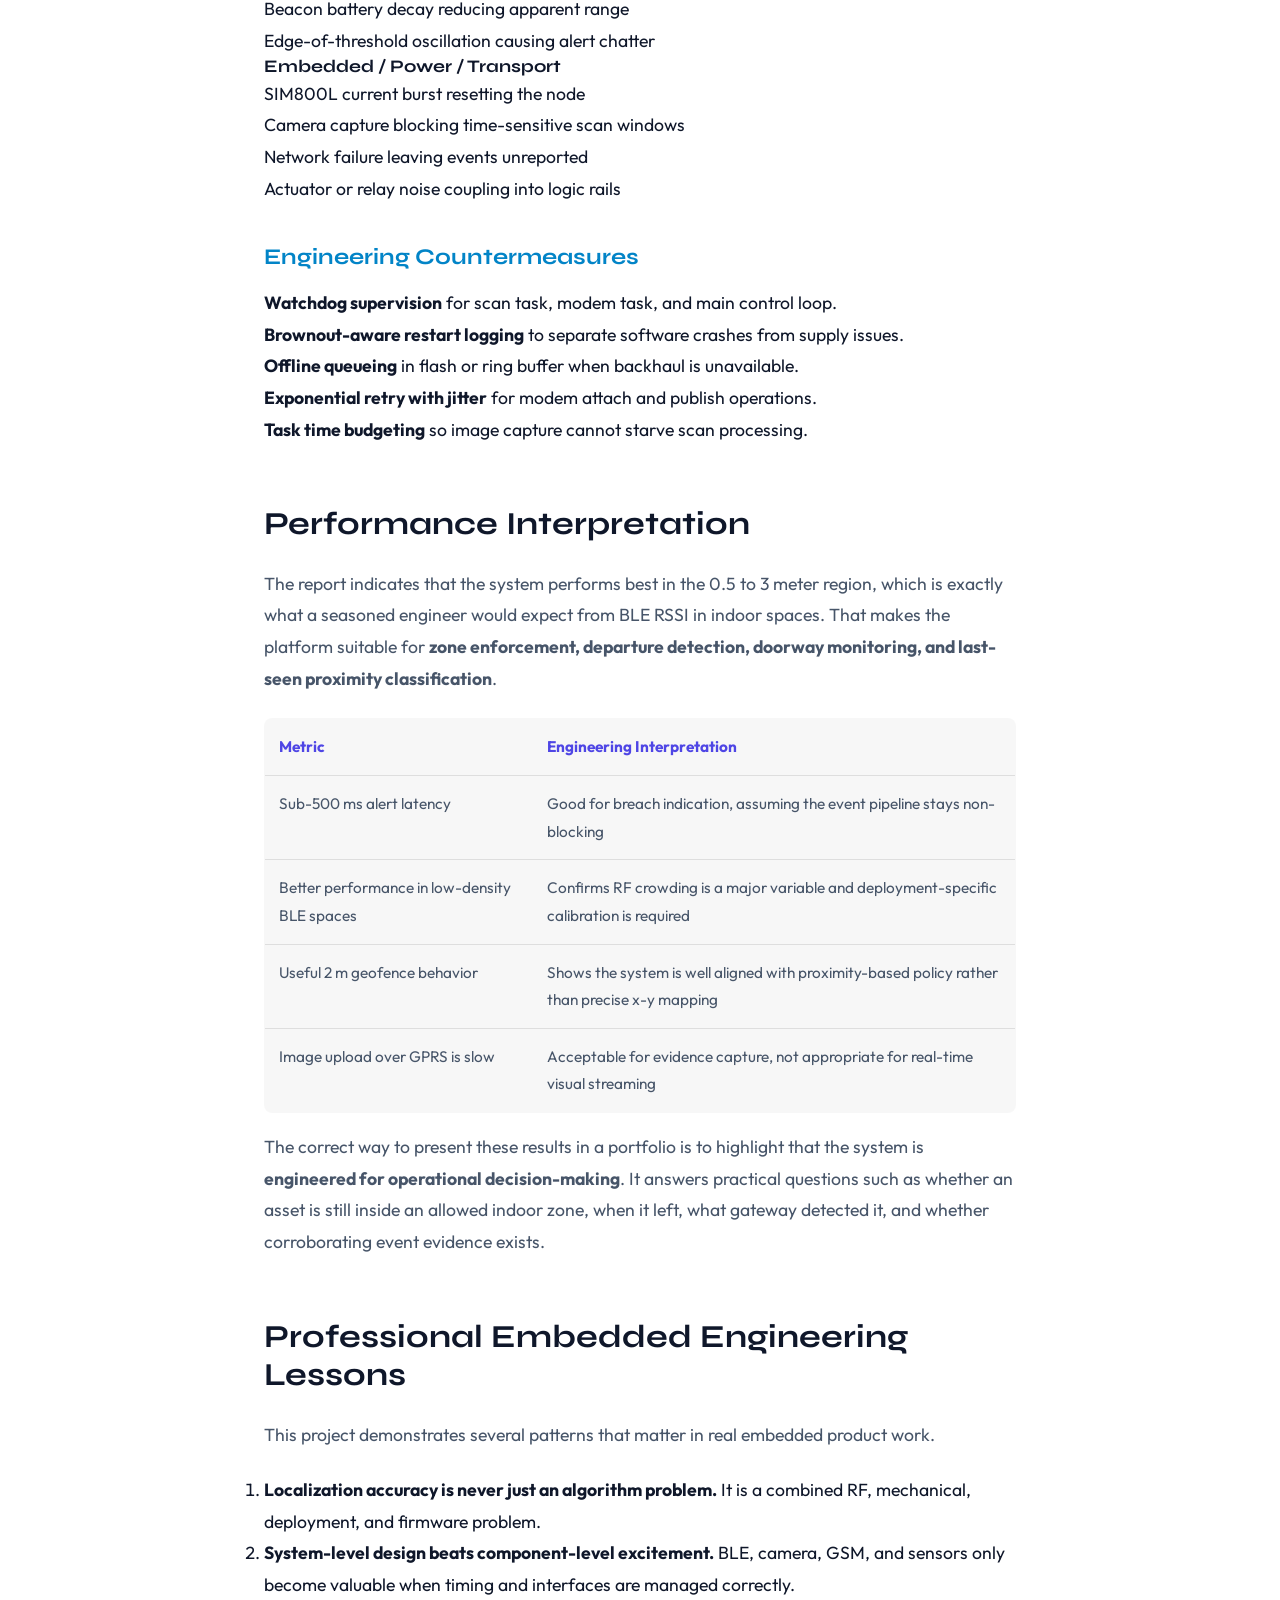
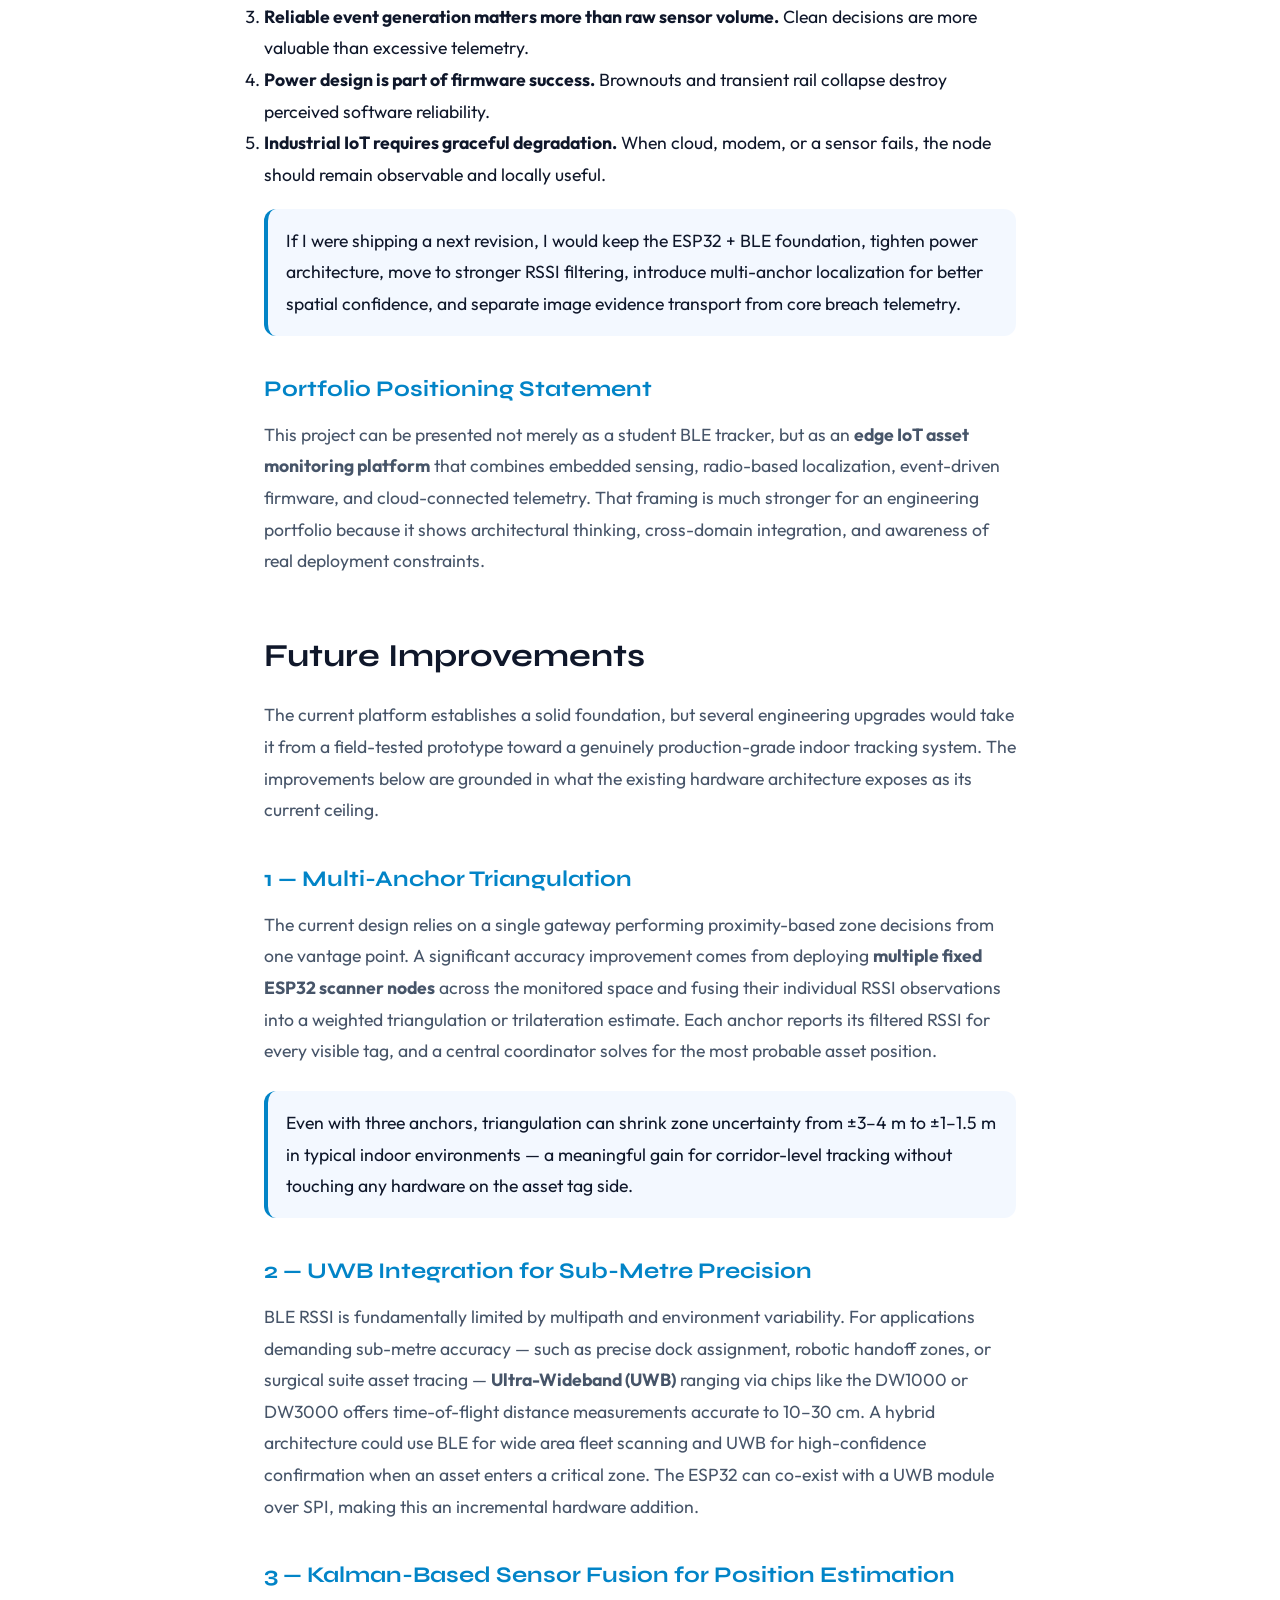
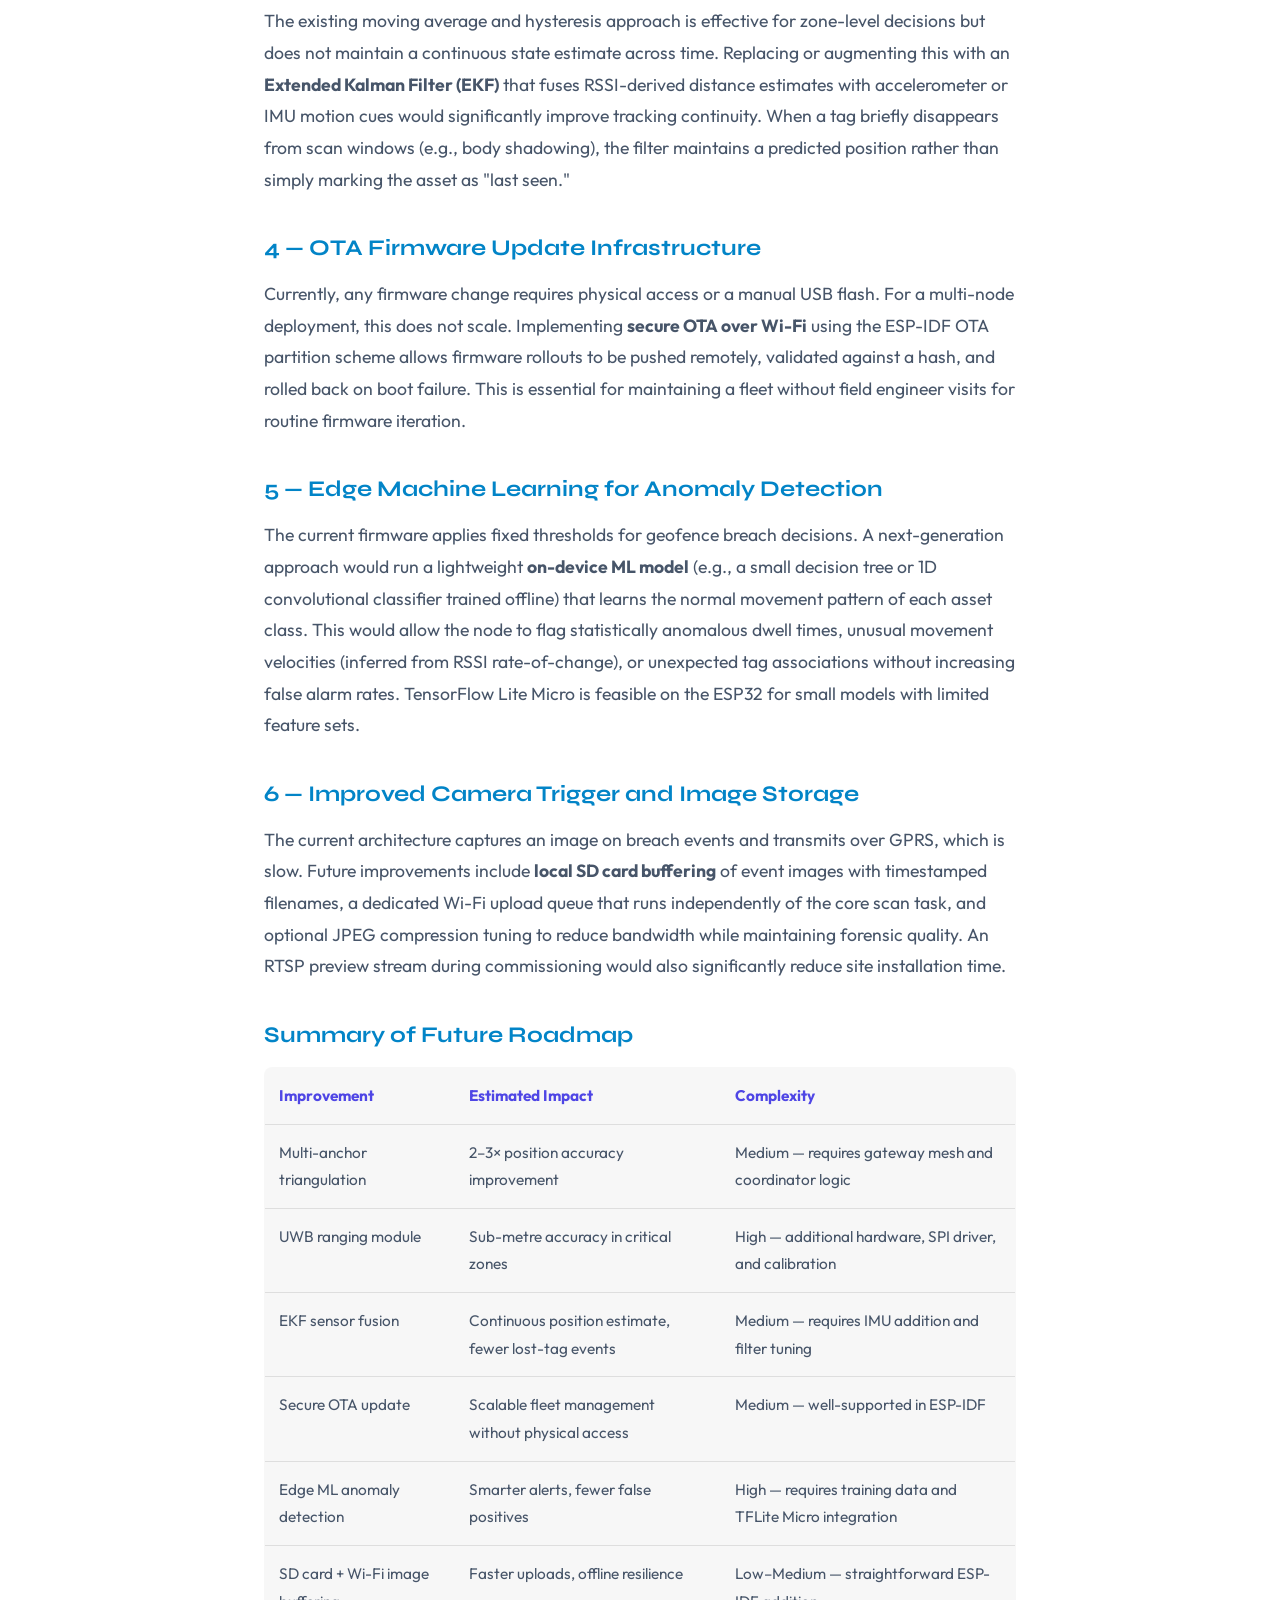
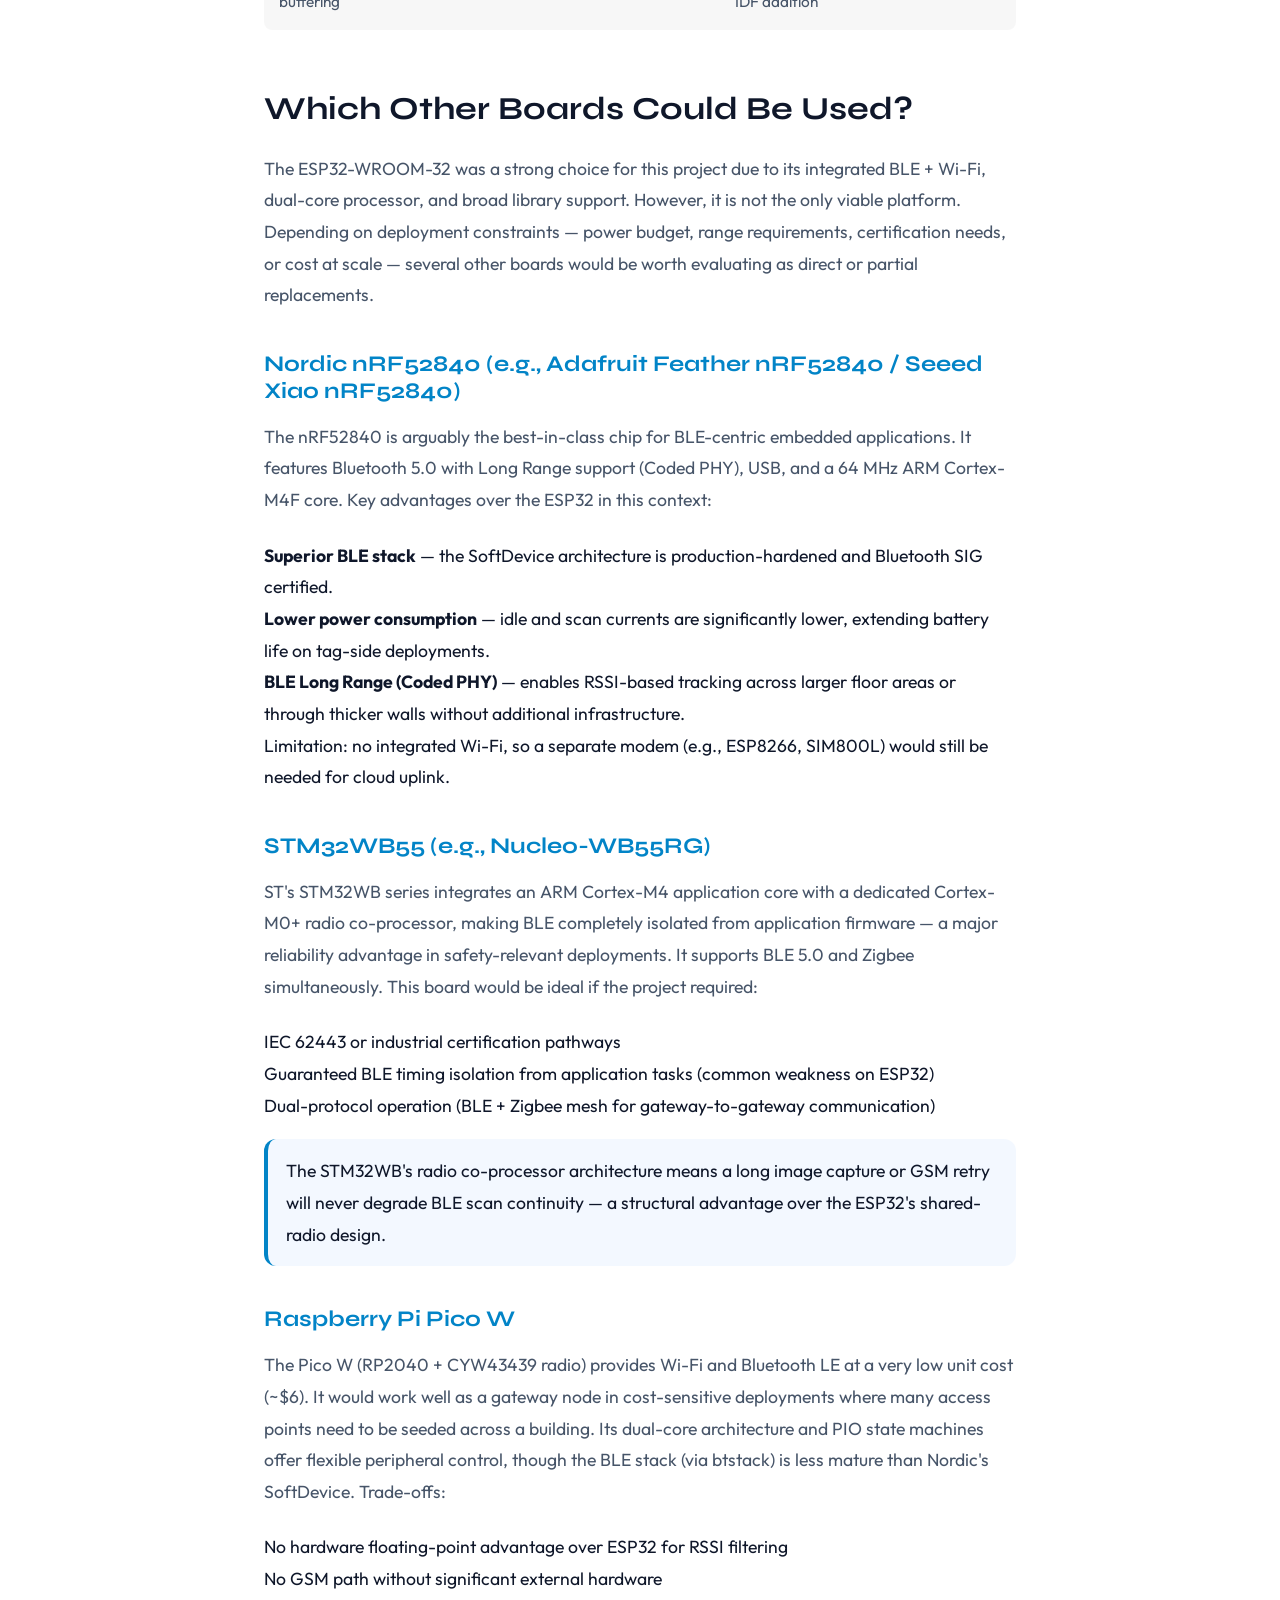
<file: ble.html>
<!DOCTYPE html>
<html lang="en">
<head>
  <meta charset="UTF-8" />
  <meta name="viewport" content="width=device-width, initial-scale=1.0" />
  <title>BLE Indoor Localization & Asset Tracking — Embedded Engineering Analysis</title>
  <meta name="description" content="A detailed engineering analysis of an indoor asset tracking platform built around the ESP32, BLE beacons, RSSI-based ranging, and IoT sensors." />
  <link rel="preconnect" href="https://fonts.googleapis.com" />
  <link rel="preconnect" href="https://fonts.gstatic.com" crossorigin />
  <link href="https://fonts.googleapis.com/css2?family=Outfit:wght@300;400;500;600;700&family=Syne:wght@400;500;600;700;800&display=swap" rel="stylesheet" />
  <link rel="stylesheet" href="style.css?v=20" />
  <script>
    const savedTheme = localStorage.getItem('theme');
    if (savedTheme === 'light' || (!savedTheme && window.matchMedia('(prefers-color-scheme: light)').matches)) {
      document.documentElement.setAttribute('data-theme', 'light');
    }
  </script>

  <style>
    .blog-header {
      padding: calc(var(--nav-h) + 100px) 40px 60px;
      text-align: center;
      position: relative;
    }
    .blog-meta {
      font-size: 0.85rem;
      color: var(--accent-2);
      text-transform: uppercase;
      letter-spacing: 0.1em;
      font-weight: 600;
      margin-bottom: 20px;
      display: block;
    }
    .blog-content {
      max-width: 800px;
      margin: 0 auto;
      font-size: 1.1rem;
      line-height: 1.8;
      color: var(--text);
    }
    .blog-content p {
      margin-bottom: 24px;
      color: var(--text-muted);
    }
    .blog-content h2 {
      font-size: 2rem;
      margin: 60px 0 24px;
      color: var(--text);
    }
    .blog-content h3 {
      font-size: 1.4rem;
      margin: 40px 0 16px;
      color: var(--accent);
    }
    .eyebrow {
      display: inline-block;
      padding: 8px 12px;
      border: 1px solid var(--surface-border);
      border-radius: 999px;
      color: var(--accent-2);
      background: rgba(140, 240, 216, 0.06);
      font-size: 0.9rem;
      margin-bottom: 18px;
    }
    .chip {
      background: rgba(255, 255, 255, 0.05);
      border: 1px solid var(--surface-border);
      color: var(--text);
      border-radius: 999px;
      padding: 8px 12px;
      font-size: 0.92rem;
      display: inline-block;
      margin: 4px 8px 4px 0;
    }
    .grid {
      display: grid;
      grid-template-columns: 1fr 1fr;
      gap: 24px;
      margin: 34px 0;
    }
    .card {
      background: var(--surface);
      border: 1px solid var(--surface-border);
      border-radius: var(--radius);
      padding: 24px;
    }
    .callout {
      border-left: 4px solid var(--accent);
      padding: 16px 18px;
      background: rgba(106, 166, 255, 0.08);
      border-radius: 12px;
      color: var(--text);
      margin: 18px 0;
    }
    .two-col {
      display: grid;
      grid-template-columns: repeat(2, minmax(0, 1fr));
      gap: 20px;
      margin-top: 18px;
    }
    table {
      width: 100%;
      border-collapse: collapse;
      overflow: hidden;
      border-radius: var(--radius-sm);
      margin: 18px 0;
      border: 1px solid var(--surface-border);
      background: var(--surface);
    }
    th,
    td {
      padding: 14px 14px;
      border-bottom: 1px solid var(--surface-border);
      text-align: left;
      vertical-align: top;
      font-size: 0.96rem;
    }
    th {
      color: var(--accent-2);
      background: rgba(255, 255, 255, 0.03);
      font-weight: 700;
    }
    td {
      color: var(--text-muted);
    }
    .code {
      background: var(--bg-alt);
      border: 1px solid var(--surface-border);
      border-radius: var(--radius-sm);
      padding: 18px;
      overflow-x: auto;
      font-size: 0.95rem;
      line-height: 1.65;
      font-family: 'Fira Code', monospace;
      color: var(--text);
    }
    .quote {
      font-size: 1.08rem;
      color: var(--text);
      margin: 16px 0;
      padding: 18px 20px;
      border: 1px solid var(--surface-border);
      border-radius: var(--radius-sm);
      background: var(--surface);
    }
    .small {
      font-size: 0.94rem;
      color: var(--text-muted);
    }
    @media (max-width: 900px) {
      .grid,
      .two-col {
        grid-template-columns: 1fr;
      }
      .blog-header {
        padding-top: calc(var(--nav-h) + 60px);
      }
      .card {
        padding: 20px;
      }
    }
  </style>
</head>
<body>
  <!-- ─── NAV ──────────────────────────────────────────────── -->
  <nav id="navbar" class="scrolled">
    <a href="index.html" class="nav-logo">GR<span class="accent">.</span></a>
    <ul class="nav-links">
      <li><a href="index.html">&larr; Back to Portfolio</a></li>
      <li><a href="blog.html" class="gradient-text">Blog Home</a></li>
    </ul>
    <div class="nav-controls" style="display: flex; align-items: center; gap: 16px;">
      <button id="theme-toggle" class="theme-btn" aria-label="Toggle theme" style="background: transparent; border: none; color: var(--text); cursor: pointer; display: flex; align-items: center;">
        <svg class="sun-icon" viewBox="0 0 24 24" fill="none" stroke="currentColor" stroke-width="2" style="width: 22px; height: 22px;">
          <circle cx="12" cy="12" r="5"></circle>
          <line x1="12" y1="1" x2="12" y2="3"></line>
          <line x1="12" y1="21" x2="12" y2="23"></line>
          <line x1="4.22" y1="4.22" x2="5.64" y2="5.64"></line>
          <line x1="18.36" y1="18.36" x2="19.78" y2="19.78"></line>
          <line x1="1" y1="12" x2="3" y2="12"></line>
          <line x1="21" y1="12" x2="23" y2="12"></line>
          <line x1="4.22" y1="19.78" x2="5.64" y2="18.36"></line>
          <line x1="18.36" y1="5.64" x2="19.78" y2="4.22"></line>
        </svg>
        <svg class="moon-icon" viewBox="0 0 24 24" fill="none" stroke="currentColor" stroke-width="2" style="width: 22px; height: 22px; display: none;">
          <path d="M21 12.79A9 9 0 1 1 11.21 3 7 7 0 0 0 21 12.79z"></path>
        </svg>
      </button>
      <button id="hamburger" aria-label="Toggle menu">
        <span></span><span></span><span></span>
      </button>
    </div>
  </nav>

  <!-- ─── HEADER ───────────────────────────────────────────── -->
  <header class="blog-header">
    <div class="container">
      <span class="blog-meta">April 17, 2026 • Embedded Systems & IoT</span>
      <h1 class="section-title" style="margin-bottom: 24px;">BLE Indoor Localization & Asset Tracking</h1>
      <p style="color: var(--text-muted); max-width: 600px; margin: 0 auto;">A detailed engineering analysis of an indoor asset tracking platform built around the ESP32, BLE beacons, RSSI-based ranging, and IoT sensors.</p>
    </div>
  </header>

  <!-- ─── CONTENT ──────────────────────────────────────────── -->
  <main class="section" style="padding-top: 20px;">
    <div class="container blog-content">
        <section id="overview">
            <h2>Project Overview</h2>
            <p>
                The system was designed to track indoor assets such as airport trolleys and smart trolley units
                using <strong>Bluetooth Low Energy</strong> as the primary localization mechanism. GPS was
                included for outdoor positioning, while Wi-Fi and a SIM800L modem enabled uplink to a cloud
                dashboard and mobile application. A buzzer, camera, and actuator interfaces allowed the node to
                move beyond passive tracking and into active monitoring and response.
            </p>
            <p>
                From an embedded engineering standpoint, the interesting part is the layered architecture:
                <strong>BLE for sensing location context, ESP32 for decision-making, camera and sensors for
                    event enrichment, and cloud transport for visibility and control</strong>. This makes the
                design more than a demo beacon scanner; it becomes an edge IoT node with event intelligence.
            </p>
            <div class="callout">
                The strongest engineering value in this design is system integration: the ESP32 is not used as a
                single-purpose scanner, but as a real-time orchestrator bridging radio telemetry, sensor
                acquisition, local actuation, and remote reporting.
            </div>
            <h3>Core System Stack</h3>
            <ul>
                <li><strong>Controller:</strong> ESP32-WROOM-32</li>
                <li><strong>Localization:</strong> BLE scan + RSSI + triangulation / proximity heuristics</li>
                <li><strong>Communications:</strong> BLE, Wi-Fi, GSM/GPRS</li>
                <li><strong>Event sensors:</strong> Battery status, ultrasonic ranging, temperature/humidity,
                    GPS</li>
                <li><strong>Verification:</strong> ArduCam OV5642 image capture on event trigger</li>
                <li><strong>Actuation:</strong> Buzzer, servo, relay path</li>
                <li><strong>Backend:</strong> MQTT / custom server + app dashboard</li>
            </ul>
        </section>

        <section id="ble-device">
            <h2>BLE Device Analysis</h2>
            <p>
                In this architecture, the BLE device plays two distinct roles depending on deployment:
                <strong>beacon/tag</strong> on the tracked asset and <strong>scanner/gateway</strong> on the ESP32 side.
                That separation is fundamental. A professional implementation avoids overloading the asset tag with
                unnecessary application logic and instead treats it as a deterministic radio source whose identity and
                signal behavior can be characterized.
            </p>

            <h3>Why BLE Fits Indoor Asset Tracking</h3>
            <p>
                BLE is well suited for room-scale or zone-scale localization because it offers low power advertisement
                broadcasting, wide hardware availability, and a radio profile that is easy to process on the ESP32. In
                contrast to GPS, which becomes unreliable indoors, BLE advertisements survive in enclosed environments
                and provide a measurable parameter: <strong>RSSI</strong>.
            </p>

            <h3>BLE Tag Characteristics</h3>
            <ul>
                <li>Broadcast-centric operation with minimal power draw</li>
                <li>Can expose identity through MAC, UUID, Major, Minor</li>
                <li>Can embed battery or status data in manufacturer payload</li>
                <li>Ideal for geofencing and proximity-based alerts</li>
            </ul>
            <h3>Gateway Responsibilities</h3>
            <ul>
                <li>Continuous scan scheduling without starving other tasks</li>
                <li>Filtering target advertisements from RF clutter</li>
                <li>Tracking state across multiple assets</li>
                <li>Converting noisy radio observations into event-grade decisions</li>
            </ul>

            <h3>Advertisement Identity Strategy</h3>
            <p>
                A robust BLE tracking deployment should never depend on a single identifier alone. MAC addresses can be
                useful in prototypes, but production systems benefit from a composite identity model including
                <strong>service UUID, manufacturer payload, asset ID, and device class metadata</strong>. This reduces
                false association and simplifies fleet administration when multiple tags coexist in the same site.
            </p>

            <table>
                <thead>
                    <tr>
                        <th>Field</th>
                        <th>Why It Matters</th>
                        <th>Engineering Note</th>
                    </tr>
                </thead>
                <tbody>
                    <tr>
                        <td>MAC Address</td>
                        <td>Fast filtering of known tags</td>
                        <td>Useful in prototype deployments; may be fragile for large fleets</td>
                    </tr>
                    <tr>
                        <td>Service UUID</td>
                        <td>Defines device role or custom beacon service</td>
                        <td>Helps segment fleets and avoid false matches</td>
                    </tr>
                    <tr>
                        <td>Major / Minor</td>
                        <td>Group and node-level identity</td>
                        <td>Effective when tracking many assets in one site</td>
                    </tr>
                    <tr>
                        <td>Battery Status</td>
                        <td>Operational health of the tag</td>
                        <td>Critical for preventive maintenance and avoiding silent failures</td>
                    </tr>
                </tbody>
            </table>

            <p>
                From a professional embedded perspective, the BLE device should be treated as a <strong>measurable radio
                    instrument</strong>, not just a connectivity endpoint. That means validating transmit interval,
                reference TX power, antenna orientation, enclosure effects, and battery decay behavior during
                characterization.
            </p>
        </section>

        <section id="rssi">
            <h2>RSSI Transmission and Distance Estimation</h2>
            <p>
                RSSI is the most convenient and also the most misunderstood parameter in BLE localization. It is not a
                direct measurement of distance. It is a <strong>received power estimate</strong> influenced by path
                loss, reflections, antenna gain, body shadowing, furniture, walls, and channel occupancy. A mature
                implementation treats RSSI as a probabilistic signal requiring calibration and filtering.
            </p>

            <h3>What RSSI Really Represents</h3>
            <p>
                When a BLE tag advertises, the ESP32 scanner measures the received signal power in dBm. If the beacon
                transmit power at 1 meter is known, the firmware can estimate relative distance using a log-distance
                path loss model. This is useful for <strong>geofencing</strong> and <strong>proximity
                    classification</strong>, but it does not guarantee exact coordinate accuracy.
            </p>

            <div class="code">RSSI = RSSI₀ - 10 · n · log10(d / d₀)

                d = 10 ^ ((RSSI₀ - RSSI) / (10 · n))</div>

            <p>
                In practice, three variables dominate accuracy:
            </p>
            <ul>
                <li><strong>RSSI₀</strong>: reference power at 1 meter, which must be measured per beacon class.</li>
                <li><strong>n</strong>: path loss exponent, which changes across corridors, open offices, aisles, and
                    metal-heavy environments.</li>
                <li><strong>RSSI variance</strong>: short-term fluctuations caused by the indoor RF environment.</li>
            </ul>

            <h3>Why RSSI Filtering Is Mandatory</h3>
            <p>
                Raw RSSI is noisy. A single sample can be misleading enough to trigger a false geofence breach. For that
                reason, the report architecture uses a moving average filter and consecutive-sample hysteresis before
                producing an event. That is exactly the right embedded decision. In field systems, false alarms are
                usually more damaging than slightly delayed alarms.
            </p>

            <table>
                <thead>
                    <tr>
                        <th>Technique</th>
                        <th>Benefit</th>
                        <th>Tradeoff</th>
                    </tr>
                </thead>
                <tbody>
                    <tr>
                        <td>Moving Average</td>
                        <td>Reduces jitter and stabilizes thresholding</td>
                        <td>Can add lag during fast motion</td>
                    </tr>
                    <tr>
                        <td>Median Filter</td>
                        <td>Strong rejection of outliers</td>
                        <td>Less responsive to legitimate transitions</td>
                    </tr>
                    <tr>
                        <td>Kalman Filter</td>
                        <td>Best for continuous estimation and prediction</td>
                        <td>Higher tuning complexity</td>
                    </tr>
                    <tr>
                        <td>Hysteresis / Consecutive Breach Count</td>
                        <td>Prevents chatter at threshold boundary</td>
                        <td>Slightly increases detection latency</td>
                    </tr>
                </tbody>
            </table>

            <h3>Professional Interpretation of RSSI</h3>
            <div class="quote">
                A strong BLE engineer does not ask, “What is the distance from this RSSI?” but rather, “Given this
                calibrated environment and filtered observation history, is this asset still inside the allowed zone?”
            </div>

            <p>
                That distinction matters. For indoor asset tracking, <strong>decision quality</strong> is more valuable
                than mathematically perfect distance estimation. If the system correctly detects that a trolley has left
                a permitted zone and reports it with low false positives, it is delivering operational value even if the
                absolute distance estimate has ±0.5 to ±1.0 meter uncertainty.
            </p>

            <h3>RSSI Transmission Workflow</h3>
            <ol>
                <li>BLE tag emits periodic advertisement frames.</li>
                <li>ESP32 scan callback extracts RSSI, identifier, and optional battery data.</li>
                <li>Samples are filtered and mapped into estimated distance or zone score.</li>
                <li>Geofence logic checks threshold crossing with hysteresis.</li>
                <li>On breach, the node triggers buzzer, logs context, optionally captures an image, and reports to
                    backend.</li>
            </ol>
        </section>

        <section id="hardware">
            <h2>Hardware Design Review</h2>
            <p>
                The hardware stack is ambitious for an ESP32-class node. It combines radio scanning, camera interfacing,
                GSM connectivity, GPS, ultrasonic sensing, and actuation. The engineering challenge is therefore not
                component selection alone, but <strong>resource contention, power integrity, and interface
                    discipline</strong>.
            </p>

            <table>
                <thead>
                    <tr>
                        <th>Subsystem</th>
                        <th>Role</th>
                        <th>Embedded Design Consideration</th>
                    </tr>
                </thead>
                <tbody>
                    <tr>
                        <td>ESP32-WROOM-32</td>
                        <td>Main compute, BLE, Wi-Fi</td>
                        <td>Task partitioning, UART/SPI/I2C coordination, memory budgeting</td>
                    </tr>
                    <tr>
                        <td>SIM800L</td>
                        <td>GPRS uplink for alerts and telemetry</td>
                        <td>High current burst demand, retry logic, network variability</td>
                    </tr>
                    <tr>
                        <td>ArduCam OV5642</td>
                        <td>Visual verification of breach events</td>
                        <td>SPI throughput, frame buffering, event sequencing</td>
                    </tr>
                    <tr>
                        <td>GPS</td>
                        <td>Outdoor localization extension</td>
                        <td>Cold start latency, UART parsing, optional operation mode</td>
                    </tr>
                    <tr>
                        <td>GY-US42V / DHT11</td>
                        <td>Environmental and local distance context</td>
                        <td>Low-rate sampling, secondary diagnostic value</td>
                    </tr>
                    <tr>
                        <td>Buzzer / Servo / Relay Path</td>
                        <td>Alerting and actuation</td>
                        <td>Transistor drive, flyback protection, power rail isolation</td>
                    </tr>
                </tbody>
            </table>

            <h3>Power Integrity Matters More Than It First Appears</h3>
            <p>
                One of the biggest risks in mixed-peripheral IoT designs is assuming the logic diagram is enough. It is
                not. The SIM800L can pull large transient currents during GSM bursts, the servo can inject noise, and
                the camera can create memory and SPI load spikes. A reliable node therefore needs careful regulator
                planning, bulk capacitance near modem rails, clean grounding, and protection paths for inductive loads.
            </p>

            <div class="callout">
                In professional embedded products, many “software bugs” are actually power integrity problems. GSM
                resets, UART corruption, false sensor readings, and unexpected reboots often trace back to transient
                supply collapse or shared ground noise.
            </div>

            <h3>Why the ESP32 Is a Good Fit</h3>
            <p>
                The ESP32 is particularly strong in this application because it combines BLE and Wi-Fi in one device,
                offers multiple UARTs, and supports a FreeRTOS-based concurrency model. That lets the design isolate
                scanning, communications, sensor logging, and alert handling into different tasks instead of building a
                fragile monolithic loop.
            </p>
        </section>

        <section id="firmware">
            <h2>Firmware Strategy from an Embedded Engineer’s View</h2>
            <p>
                A professional firmware architecture for this system should be event-driven and state-oriented. It
                should separate <strong>radio acquisition</strong>, <strong>decision logic</strong>, <strong>peripheral
                    control</strong>, and <strong>transport</strong>. This reduces coupling and makes the node
                debuggable when multiple faults occur together.
            </p>

            <h3>Recommended Runtime State Machine</h3>
            <div class="code">BOOT → SELF TEST → CONFIG LOAD → BLE SCAN → FILTER / LOCALIZE →
                ZONE DECISION → ALERT / CAPTURE / REPORT → RECOVER / RETRY → IDLE / CONTINUE</div>

            <h3>Task Decomposition</h3>
            <ul>
                <li><strong>BLE Scan Task:</strong> collects advertisement data and updates tag state.</li>
                <li><strong>Localization Task:</strong> runs RSSI filtering and zone decisions.</li>
                <li><strong>Alert Task:</strong> handles buzzer and immediate local signaling.</li>
                <li><strong>Camera Task:</strong> executes image capture without blocking scan timing.</li>
                <li><strong>Cloud Task:</strong> publishes telemetry and retries safely on failure.</li>
                <li><strong>Diagnostics Task:</strong> records health counters, modem status, and uptime.</li>
            </ul>

            <p>
                This separation is critical because BLE scanning is timing sensitive, while GSM and camera operations
                are bursty and potentially blocking. Without disciplined task boundaries, the system becomes vulnerable
                to missed advertisements and unstable event latency.
            </p>

            <h3>What Good Firmware Should Log</h3>
            <table>
                <thead>
                    <tr>
                        <th>Metric</th>
                        <th>Why It Should Be Logged</th>
                    </tr>
                </thead>
                <tbody>
                    <tr>
                        <td>Last-seen time per tag</td>
                        <td>Helps distinguish movement from radio silence or battery death</td>
                    </tr>
                    <tr>
                        <td>Filtered RSSI and raw RSSI</td>
                        <td>Supports calibration and interference analysis</td>
                    </tr>
                    <tr>
                        <td>Breach count and suppression count</td>
                        <td>Shows how often hysteresis prevents false alerts</td>
                    </tr>
                    <tr>
                        <td>Modem attach / publish failures</td>
                        <td>Separates RF localization faults from backhaul faults</td>
                    </tr>
                    <tr>
                        <td>Brownout and reset cause</td>
                        <td>Essential for field reliability debugging</td>
                    </tr>
                </tbody>
            </table>
        </section>

        <section id="connectivity">
            <h2>Connectivity, MQTT, and Cloud Integration</h2>
            <p>
                The inclusion of both Wi-Fi and SIM800L is a smart architectural choice because it introduces
                <strong>communication redundancy</strong>. Wi-Fi is ideal for higher throughput and lower latency in
                buildings with managed infrastructure. SIM800L offers fallback or standalone deployment where Wi-Fi is
                unavailable or politically difficult to provision.
            </p>

            <h3>Recommended Backend Payload Model</h3>
            <div class="code">{
                "gateway_id": "ESP32_GW_01",
                "asset_id": "TROLLY_042",
                "timestamp": "2025-04-17T10:21:14Z",
                "rssi_raw": -71,
                "rssi_filtered": -68,
                "distance_est_m": 2.1,
                "zone": "EXIT_BOUNDARY",
                "battery_pct": 82,
                "gps": {"lat": 17.385, "lon": 78.4867},
                "image_event": true,
                "alert": "GEOFENCE_BREACH"
                }</div>

            <h3>MQTT vs HTTP in This Use Case</h3>
            <table>
                <thead>
                    <tr>
                        <th>Protocol</th>
                        <th>Strength</th>
                        <th>When to Prefer It</th>
                    </tr>
                </thead>
                <tbody>
                    <tr>
                        <td>MQTT</td>
                        <td>Lightweight, low overhead, topic-based telemetry</td>
                        <td>Continuous state reporting and command/control</td>
                    </tr>
                    <tr>
                        <td>HTTP</td>
                        <td>Simple integration with REST services</td>
                        <td>Event-driven uploads and quick prototype dashboards</td>
                    </tr>
                </tbody>
            </table>

            <p>
                For a production-oriented asset tracking fleet, MQTT is usually the cleaner choice for ongoing
                telemetry, while HTTP remains useful for image uploads or administrative APIs. A hybrid approach is
                entirely reasonable.
            </p>
        </section>

        <section id="security">
            <h2>Professional Security Considerations</h2>
            <p>
                Since the project targets an industry-level security posture, it should move beyond simple connectivity
                and address identity, transport protection, firmware trust, and operational abuse cases.
            </p>

            <ul>
                <li><strong>Unique device IDs:</strong> never rely on a shared firmware image with hardcoded generic
                    identity.</li>
                <li><strong>Secret storage:</strong> credentials should be stored in protected NVS regions, not
                    plain-text source code.</li>
                <li><strong>TLS where feasible:</strong> especially on Wi-Fi paths; GSM links should avoid plaintext
                    when possible.</li>
                <li><strong>OTA authentication:</strong> firmware updates must be signed or at minimum integrity-checked
                    and authenticated.</li>
                <li><strong>Provisioning control:</strong> prevent unauthorized tag enrollment or rogue backend
                    reconfiguration.</li>
            </ul>

            <p>
                BLE itself should not be treated as a secure source of truth for location. Advertisement traffic can be
                replayed, cloned, or interfered with. The safer approach is to treat BLE as one signal in a layered
                event model, then correlate it with gateway identity, recent activity, optional camera evidence, and
                backend policy.
            </p>
        </section>

        <section id="reliability">
            <h2>Reliability and Field Readiness</h2>
            <p>
                This is where prototypes usually fail. A successful demo can still be an unreliable product. Field
                readiness depends on watchdogs, backoff logic, brownout handling, offline buffering, and graceful
                degradation when one subsystem becomes unavailable.
            </p>

            <h3>Failure Modes That Must Be Designed For</h3>
            <h4>Radio / Localization</h4>
            <ul>
                <li>BLE congestion from nearby phones and wearables</li>
                <li>RSSI shadowing from people or metal structures</li>
                <li>Beacon battery decay reducing apparent range</li>
                <li>Edge-of-threshold oscillation causing alert chatter</li>
            </ul>
            <h4>Embedded / Power / Transport</h4>
            <ul>
                <li>SIM800L current burst resetting the node</li>
                <li>Camera capture blocking time-sensitive scan windows</li>
                <li>Network failure leaving events unreported</li>
                <li>Actuator or relay noise coupling into logic rails</li>
            </ul>

            <h3>Engineering Countermeasures</h3>
            <ul>
                <li><strong>Watchdog supervision</strong> for scan task, modem task, and main control loop.</li>
                <li><strong>Brownout-aware restart logging</strong> to separate software crashes from supply issues.
                </li>
                <li><strong>Offline queueing</strong> in flash or ring buffer when backhaul is unavailable.</li>
                <li><strong>Exponential retry with jitter</strong> for modem attach and publish operations.</li>
                <li><strong>Task time budgeting</strong> so image capture cannot starve scan processing.</li>
            </ul>
        </section>

        <section id="results">
            <h2>Performance Interpretation</h2>
            <p>
                The report indicates that the system performs best in the 0.5 to 3 meter region, which is exactly what a
                seasoned engineer would expect from BLE RSSI in indoor spaces. That makes the platform suitable for
                <strong>zone enforcement, departure detection, doorway monitoring, and last-seen proximity
                    classification</strong>.
            </p>

            <table>
                <thead>
                    <tr>
                        <th>Metric</th>
                        <th>Engineering Interpretation</th>
                    </tr>
                </thead>
                <tbody>
                    <tr>
                        <td>Sub-500 ms alert latency</td>
                        <td>Good for breach indication, assuming the event pipeline stays non-blocking</td>
                    </tr>
                    <tr>
                        <td>Better performance in low-density BLE spaces</td>
                        <td>Confirms RF crowding is a major variable and deployment-specific calibration is required
                        </td>
                    </tr>
                    <tr>
                        <td>Useful 2 m geofence behavior</td>
                        <td>Shows the system is well aligned with proximity-based policy rather than precise x-y mapping
                        </td>
                    </tr>
                    <tr>
                        <td>Image upload over GPRS is slow</td>
                        <td>Acceptable for evidence capture, not appropriate for real-time visual streaming</td>
                    </tr>
                </tbody>
            </table>

            <p>
                The correct way to present these results in a portfolio is to highlight that the system is
                <strong>engineered for operational decision-making</strong>. It answers practical questions such as
                whether an asset is still inside an allowed indoor zone, when it left, what gateway detected it, and
                whether corroborating event evidence exists.
            </p>
        </section>

        <section id="lessons">
            <h2>Professional Embedded Engineering Lessons</h2>
            <p>
                This project demonstrates several patterns that matter in real embedded product work.
            </p>

            <ol>
                <li><strong>Localization accuracy is never just an algorithm problem.</strong> It is a combined RF,
                    mechanical, deployment, and firmware problem.</li>
                <li><strong>System-level design beats component-level excitement.</strong> BLE, camera, GSM, and sensors
                    only become valuable when timing and interfaces are managed correctly.</li>
                <li><strong>Reliable event generation matters more than raw sensor volume.</strong> Clean decisions are
                    more valuable than excessive telemetry.</li>
                <li><strong>Power design is part of firmware success.</strong> Brownouts and transient rail collapse
                    destroy perceived software reliability.</li>
                <li><strong>Industrial IoT requires graceful degradation.</strong> When cloud, modem, or a sensor fails,
                    the node should remain observable and locally useful.</li>
            </ol>

            <div class="callout">
                If I were shipping a next revision, I would keep the ESP32 + BLE foundation, tighten power architecture,
                move to stronger RSSI filtering, introduce multi-anchor localization for better spatial confidence, and
                separate image evidence transport from core breach telemetry.
            </div>

            <h3>Portfolio Positioning Statement</h3>
            <p>
                This project can be presented not merely as a student BLE tracker, but as an <strong>edge IoT asset
                    monitoring platform</strong> that combines embedded sensing, radio-based localization, event-driven
                firmware, and cloud-connected telemetry. That framing is much stronger for an engineering portfolio
                because it shows architectural thinking, cross-domain integration, and awareness of real deployment
                constraints.
            </p>
        </section>

        <!-- ─── FUTURE IMPROVEMENTS ────────────────────────────── -->
        <section id="future">
            <h2>Future Improvements</h2>
            <p>
                The current platform establishes a solid foundation, but several engineering upgrades would take it from
                a field-tested prototype toward a genuinely production-grade indoor tracking system. The improvements
                below are grounded in what the existing hardware architecture exposes as its current ceiling.
            </p>

            <h3>1 — Multi-Anchor Triangulation</h3>
            <p>
                The current design relies on a single gateway performing proximity-based zone decisions from one vantage
                point. A significant accuracy improvement comes from deploying <strong>multiple fixed ESP32 scanner
                nodes</strong> across the monitored space and fusing their individual RSSI observations into a
                weighted triangulation or trilateration estimate. Each anchor reports its filtered RSSI for every visible
                tag, and a central coordinator solves for the most probable asset position.
            </p>
            <div class="callout">
                Even with three anchors, triangulation can shrink zone uncertainty from ±3–4 m to ±1–1.5 m in typical
                indoor environments — a meaningful gain for corridor-level tracking without touching any hardware on the
                asset tag side.
            </div>

            <h3>2 — UWB Integration for Sub-Metre Precision</h3>
            <p>
                BLE RSSI is fundamentally limited by multipath and environment variability. For applications demanding
                sub-metre accuracy — such as precise dock assignment, robotic handoff zones, or surgical suite asset
                tracing — <strong>Ultra-Wideband (UWB)</strong> ranging via chips like the DW1000 or DW3000 offers
                time-of-flight distance measurements accurate to 10–30 cm. A hybrid architecture could use BLE for wide
                area fleet scanning and UWB for high-confidence confirmation when an asset enters a critical zone. The
                ESP32 can co-exist with a UWB module over SPI, making this an incremental hardware addition.
            </p>

            <h3>3 — Kalman-Based Sensor Fusion for Position Estimation</h3>
            <p>
                The existing moving average and hysteresis approach is effective for zone-level decisions but does not
                maintain a continuous state estimate across time. Replacing or augmenting this with an
                <strong>Extended Kalman Filter (EKF)</strong> that fuses RSSI-derived distance estimates with
                accelerometer or IMU motion cues would significantly improve tracking continuity. When a tag briefly
                disappears from scan windows (e.g., body shadowing), the filter maintains a predicted position rather
                than simply marking the asset as "last seen."
            </p>

            <h3>4 — OTA Firmware Update Infrastructure</h3>
            <p>
                Currently, any firmware change requires physical access or a manual USB flash. For a multi-node
                deployment, this does not scale. Implementing <strong>secure OTA over Wi-Fi</strong> using the ESP-IDF
                OTA partition scheme allows firmware rollouts to be pushed remotely, validated against a hash,
                and rolled back on boot failure. This is essential for maintaining a fleet without field engineer visits
                for routine firmware iteration.
            </p>

            <h3>5 — Edge Machine Learning for Anomaly Detection</h3>
            <p>
                The current firmware applies fixed thresholds for geofence breach decisions. A next-generation
                approach would run a lightweight <strong>on-device ML model</strong> (e.g., a small decision tree or
                1D convolutional classifier trained offline) that learns the normal movement pattern of each asset class.
                This would allow the node to flag statistically anomalous dwell times, unusual movement velocities
                (inferred from RSSI rate-of-change), or unexpected tag associations without increasing false alarm
                rates. TensorFlow Lite Micro is feasible on the ESP32 for small models with limited feature sets.
            </p>

            <h3>6 — Improved Camera Trigger and Image Storage</h3>
            <p>
                The current architecture captures an image on breach events and transmits over GPRS, which is slow.
                Future improvements include <strong>local SD card buffering</strong> of event images with timestamped
                filenames, a dedicated Wi-Fi upload queue that runs independently of the core scan task, and optional
                JPEG compression tuning to reduce bandwidth while maintaining forensic quality. An RTSP preview stream
                during commissioning would also significantly reduce site installation time.
            </p>

            <h3>Summary of Future Roadmap</h3>
            <table>
                <thead>
                    <tr>
                        <th>Improvement</th>
                        <th>Estimated Impact</th>
                        <th>Complexity</th>
                    </tr>
                </thead>
                <tbody>
                    <tr>
                        <td>Multi-anchor triangulation</td>
                        <td>2–3× position accuracy improvement</td>
                        <td>Medium — requires gateway mesh and coordinator logic</td>
                    </tr>
                    <tr>
                        <td>UWB ranging module</td>
                        <td>Sub-metre accuracy in critical zones</td>
                        <td>High — additional hardware, SPI driver, and calibration</td>
                    </tr>
                    <tr>
                        <td>EKF sensor fusion</td>
                        <td>Continuous position estimate, fewer lost-tag events</td>
                        <td>Medium — requires IMU addition and filter tuning</td>
                    </tr>
                    <tr>
                        <td>Secure OTA update</td>
                        <td>Scalable fleet management without physical access</td>
                        <td>Medium — well-supported in ESP-IDF</td>
                    </tr>
                    <tr>
                        <td>Edge ML anomaly detection</td>
                        <td>Smarter alerts, fewer false positives</td>
                        <td>High — requires training data and TFLite Micro integration</td>
                    </tr>
                    <tr>
                        <td>SD card + Wi-Fi image buffering</td>
                        <td>Faster uploads, offline resilience</td>
                        <td>Low–Medium — straightforward ESP-IDF addition</td>
                    </tr>
                </tbody>
            </table>
        </section>

        <!-- ─── ALTERNATIVE BOARDS ────────────────────────────── -->
        <section id="alt-boards">
            <h2>Which Other Boards Could Be Used?</h2>
            <p>
                The ESP32-WROOM-32 was a strong choice for this project due to its integrated BLE + Wi-Fi, dual-core
                processor, and broad library support. However, it is not the only viable platform. Depending on
                deployment constraints — power budget, range requirements, certification needs, or cost at scale —
                several other boards would be worth evaluating as direct or partial replacements.
            </p>

            <h3>Nordic nRF52840 (e.g., Adafruit Feather nRF52840 / Seeed Xiao nRF52840)</h3>
            <p>
                The nRF52840 is arguably the best-in-class chip for BLE-centric embedded applications. It features
                Bluetooth 5.0 with Long Range support (Coded PHY), USB, and a 64 MHz ARM Cortex-M4F core. Key
                advantages over the ESP32 in this context:
            </p>
            <ul>
                <li><strong>Superior BLE stack</strong> — the SoftDevice architecture is production-hardened and
                    Bluetooth SIG certified.</li>
                <li><strong>Lower power consumption</strong> — idle and scan currents are significantly lower, extending
                    battery life on tag-side deployments.</li>
                <li><strong>BLE Long Range (Coded PHY)</strong> — enables RSSI-based tracking across larger floor areas
                    or through thicker walls without additional infrastructure.</li>
                <li>Limitation: no integrated Wi-Fi, so a separate modem (e.g., ESP8266, SIM800L) would still be needed
                    for cloud uplink.</li>
            </ul>

            <h3>STM32WB55 (e.g., Nucleo-WB55RG)</h3>
            <p>
                ST's STM32WB series integrates an ARM Cortex-M4 application core with a dedicated Cortex-M0+ radio
                co-processor, making BLE completely isolated from application firmware — a major reliability advantage
                in safety-relevant deployments. It supports BLE 5.0 and Zigbee simultaneously. This board would be
                ideal if the project required:
            </p>
            <ul>
                <li>IEC 62443 or industrial certification pathways</li>
                <li>Guaranteed BLE timing isolation from application tasks (common weakness on ESP32)</li>
                <li>Dual-protocol operation (BLE + Zigbee mesh for gateway-to-gateway communication)</li>
            </ul>
            <div class="callout">
                The STM32WB's radio co-processor architecture means a long image capture or GSM retry will never
                degrade BLE scan continuity — a structural advantage over the ESP32's shared-radio design.
            </div>

            <h3>Raspberry Pi Pico W</h3>
            <p>
                The Pico W (RP2040 + CYW43439 radio) provides Wi-Fi and Bluetooth LE at a very low unit cost
                (~$6). It would work well as a gateway node in cost-sensitive deployments where many access
                points need to be seeded across a building. Its dual-core architecture and PIO state machines offer
                flexible peripheral control, though the BLE stack (via btstack) is less mature than Nordic's SoftDevice.
                Trade-offs:
            </p>
            <ul>
                <li>No hardware floating-point advantage over ESP32 for RSSI filtering</li>
                <li>No GSM path without significant external hardware</li>
                <li>Excellent for pure Wi-Fi gateway roles or low-cost anchor nodes</li>
            </ul>

            <h3>Nordic Thingy:53</h3>
            <p>
                The Thingy:53 (nRF5340-based) is a ready-made IoT prototyping platform with BLE, sensors, and a rechargeable
                battery already integrated. For rapid prototyping of multi-anchor setups, it eliminates most hardware
                integration effort and allows immediate focus on firmware and localization algorithms. The nRF5340 also
                adds a security domain and supports Matter protocol, opening paths toward future smart-building
                interoperability.
            </p>

            <h3>Arduino Nano 33 BLE Sense</h3>
            <p>
                The Nano 33 BLE Sense (nRF52840-based) includes an onboard IMU, temperature/humidity sensor, and
                microphone — making it particularly attractive for edge ML integration. If the future improvement
                roadmap includes on-device anomaly detection using motion cues, this board provides the sensor
                richness needed without external wiring. It is, however, limited to BLE-only uplink (no Wi-Fi or GSM),
                so it fits better as an enhanced asset tag than as a gateway replacement.
            </p>

            <table>
                <thead>
                    <tr>
                        <th>Board</th>
                        <th>BLE Version</th>
                        <th>Wi-Fi</th>
                        <th>Best Fit Role</th>
                        <th>Key Trade-off vs ESP32</th>
                    </tr>
                </thead>
                <tbody>
                    <tr>
                        <td>ESP32-WROOM-32</td>
                        <td>BLE 4.2</td>
                        <td>✓</td>
                        <td>All-in-one gateway</td>
                        <td>Baseline — used in this project</td>
                    </tr>
                    <tr>
                        <td>nRF52840</td>
                        <td>BLE 5.0 + LR</td>
                        <td>✗</td>
                        <td>Tag or BLE-only scanner</td>
                        <td>Better BLE, lower power, no integrated Wi-Fi</td>
                    </tr>
                    <tr>
                        <td>STM32WB55</td>
                        <td>BLE 5.0 + Zigbee</td>
                        <td>✗</td>
                        <td>Industrial gateway</td>
                        <td>Isolated radio co-processor, certification-ready</td>
                    </tr>
                    <tr>
                        <td>Raspberry Pi Pico W</td>
                        <td>BLE 5.2</td>
                        <td>✓</td>
                        <td>Low-cost anchor node</td>
                        <td>Cheaper, mature PIO, less mature BLE stack</td>
                    </tr>
                    <tr>
                        <td>Nordic Thingy:53</td>
                        <td>BLE 5.4</td>
                        <td>✗</td>
                        <td>Rapid prototype / multi-anchor</td>
                        <td>All sensors integrated, nRF5340 dual-core</td>
                    </tr>
                    <tr>
                        <td>Arduino Nano 33 BLE Sense</td>
                        <td>BLE 5.0</td>
                        <td>✗</td>
                        <td>Smart tag with edge ML</td>
                        <td>Rich onboard sensors, ideal for ML-augmented tags</td>
                    </tr>
                </tbody>
            </table>
        </section>

        <!-- ─── OPTIMIZATION STRATEGIES ──────────────────────── -->
        <section id="optimization">
            <h2>How the System Can Be Optimized</h2>
            <p>
                Optimization in an embedded IoT system is multi-dimensional. It is not only about faster code — it
                encompasses <strong>RF decision quality, firmware efficiency, power management, and fleet-level
                reliability</strong>. The improvements below directly address the known constraints of the current
                design.
            </p>

            <h3>RSSI Pipeline Optimization</h3>
            <p>
                The single biggest accuracy lever available without hardware changes is the RSSI signal chain. The
                following optimizations can be applied entirely in firmware:
            </p>
            <ul>
                <li>
                    <strong>Per-environment path loss calibration:</strong> The path loss exponent <em>n</em> is
                    currently assumed fixed. Running a short calibration routine at deployment time — placing a tag at
                    known distances and recording RSSI — allows the firmware to store an environment-specific <em>n</em>
                    value in NVS, immediately improving distance estimate accuracy.
                </li>
                <li>
                    <strong>Exponential Moving Average (EMA) instead of simple moving average:</strong> EMA weights
                    recent samples more heavily, giving a faster response to genuine proximity changes while still
                    suppressing short-duration spikes. The smoothing factor α can be tuned per deployment density.
                </li>
                <li>
                    <strong>Adaptive hysteresis based on RSSI variance:</strong> Instead of a fixed breach count
                    threshold, calculate the rolling standard deviation of RSSI and dynamically tighten or relax the
                    hysteresis window. In noisy RF environments, the threshold automatically becomes more conservative,
                    reducing false alerts without manual re-tuning.
                </li>
            </ul>

            <div class="code">// Adaptive EMA in firmware
alpha = 0.3f; // tune based on scan interval vs motion speed
rssi_filtered = alpha * rssi_raw + (1.0f - alpha) * rssi_filtered_prev;

// Adaptive hysteresis
rssi_variance = compute_rolling_variance(rssi_history, WINDOW_SIZE);
breach_threshold = (rssi_variance > HIGH_NOISE_LEVEL) ? 5 : 3;</div>

            <h3>Firmware and Task Optimization</h3>
            <ul>
                <li>
                    <strong>Pinning BLE scan task to Core 0:</strong> The ESP32 dual-core architecture allows the
                    BLE scan callback and RSSI filter to run exclusively on Core 0, while all blocking operations
                    (GSM, camera, sensor reads) execute on Core 1. This eliminates the most common source of
                    advertisement miss-rate spikes in busy firmware.
                </li>
                <li>
                    <strong>DMA-backed SPI for ArduCam:</strong> Camera data transfer currently competes for CPU time.
                    Using DMA transactions for SPI frame reads frees Core 1 to handle modem retry logic during image
                    capture.
                </li>
                <li>
                    <strong>Event-driven UART parsing for SIM800L:</strong> Rather than polling the modem UART in a
                    tight loop, register a UART event queue interrupt handler. This reduces CPU load during idle network
                    periods and makes the response parsing deterministic.
                </li>
                <li>
                    <strong>Flash-backed circular buffer for offline events:</strong> Use a pre-allocated NVS or
                    SPIFFS region as a ring buffer. When MQTT publish fails, the event is written to flash rather than
                    dropped. On reconnect, the buffer drains in order, ensuring zero event loss without RAM overflow.
                </li>
            </ul>

            <h3>Power Optimization</h3>
            <p>
                For battery-operated or solar-assisted gateway deployments, power consumption directly impacts autonomy.
                Several strategies apply without compromising scanning reliability:
            </p>
            <ul>
                <li>
                    <strong>Duty-cycled BLE scanning:</strong> Instead of continuous scanning, schedule BLE scan windows
                    (e.g., 300 ms scan / 200 ms off). Most BLE beacons advertise every 100–300 ms, so a 300 ms scan
                    window captures almost all packets while cutting radio idle power significantly.
                </li>
                <li>
                    <strong>Modem power gating:</strong> The SIM800L draws significant idle current even when not
                    transmitting. A transistor-controlled power rail allows the ESP32 to power-cycle the modem between
                    report intervals, reducing average current by 30–50 mA in quiet periods.
                </li>
                <li>
                    <strong>Light sleep between scan cycles:</strong> ESP32 light sleep mode (with BLE wakeup source)
                    reduces CPU and radio idle power to ~0.8 mA from the active ~80–160 mA draw. This is compatible
                    with FreeRTOS task-based architectures if the scan task uses tickless idle correctly.
                </li>
                <li>
                    <strong>Sensor polling on demand:</strong> Environmental sensors (DHT11, GY-US42V) should only be
                    sampled when an event is already in progress, not on a constant timer. This reduces I2C/one-wire
                    transactions and associated power draw during quiet periods.
                </li>
            </ul>

            <table>
                <thead>
                    <tr>
                        <th>Optimization</th>
                        <th>Target Metric</th>
                        <th>Expected Gain</th>
                    </tr>
                </thead>
                <tbody>
                    <tr>
                        <td>EMA + adaptive hysteresis</td>
                        <td>False alert rate</td>
                        <td>30–50% reduction in false geofence triggers</td>
                    </tr>
                    <tr>
                        <td>Core pinning (BLE → Core 0)</td>
                        <td>Advertisement miss rate</td>
                        <td>Near-zero misses during camera/modem bursts</td>
                    </tr>
                    <tr>
                        <td>DMA SPI for camera</td>
                        <td>CPU load during image capture</td>
                        <td>~40% reduction in Core 1 utilization</td>
                    </tr>
                    <tr>
                        <td>Duty-cycled BLE scan</td>
                        <td>Radio idle power</td>
                        <td>~25–35% reduction in average draw</td>
                    </tr>
                    <tr>
                        <td>Modem power gating</td>
                        <td>SIM800L idle current</td>
                        <td>30–50 mA savings between report intervals</td>
                    </tr>
                    <tr>
                        <td>Flash event ring buffer</td>
                        <td>Event loss on connectivity failure</td>
                        <td>Zero event drop for outages up to buffer capacity</td>
                    </tr>
                </tbody>
            </table>

            <h3>Fleet-Scale Optimization</h3>
            <p>
                When the system expands from a single gateway to a multi-node deployment covering an entire floor
                or building, the following architectural optimizations become critical:
            </p>
            <ul>
                <li>
                    <strong>MQTT topic hierarchy:</strong> Adopt a structured topic schema like
                    <code>ble/site/&lt;gateway_id&gt;/&lt;asset_id&gt;</code> with retained messages for last-known
                    state. This allows a central subscriber to reconstruct complete asset state from any reconnect
                    without querying a database.
                </li>
                <li>
                    <strong>Gateway clock synchronization (NTP):</strong> Multi-gateway time correlation is critical
                    for triangulation and event ordering. Ensure every node syncs to NTP on Wi-Fi connect and stamps
                    events with UTC milliseconds.
                </li>
                <li>
                    <strong>Centralized RSSI fusion service:</strong> A lightweight Python or Node.js service subscribing
                    to all gateway MQTT feeds can aggregate simultaneous RSSI observations for the same tag and solve a
                    weighted least-squares position estimate in real time — the backbone of any serious multi-anchor
                    localization system.
                </li>
                <li>
                    <strong>Commissioning mode:</strong> Add a hardware-triggered or MQTT-triggered scan mode that
                    sweeps all channels at maximum sensitivity, logs beacon UUIDs and RSSI distributions to flash or
                    serial, and streams the data to a commissioning laptop. This dramatically reduces site setup time
                    versus manually configuring each node.
                </li>
            </ul>
        </section>

        <!-- ─── FOOTER ───────────────────────────────────────────── -->
        <footer>
          <div class="container">
            <p><strong>Author's Note:</strong> This article is written in the style of an embedded systems engineering portfolio entry, emphasizing architecture, signal behavior, reliability, and field deployment thinking.</p>
            <p class="small">Built as a standalone HTML page for personal portfolio/blog presentation.</p>
          </div>
        </footer>
    </div>
  </main>

  <script src="script.js"></script>
</body>
</html>
</file>
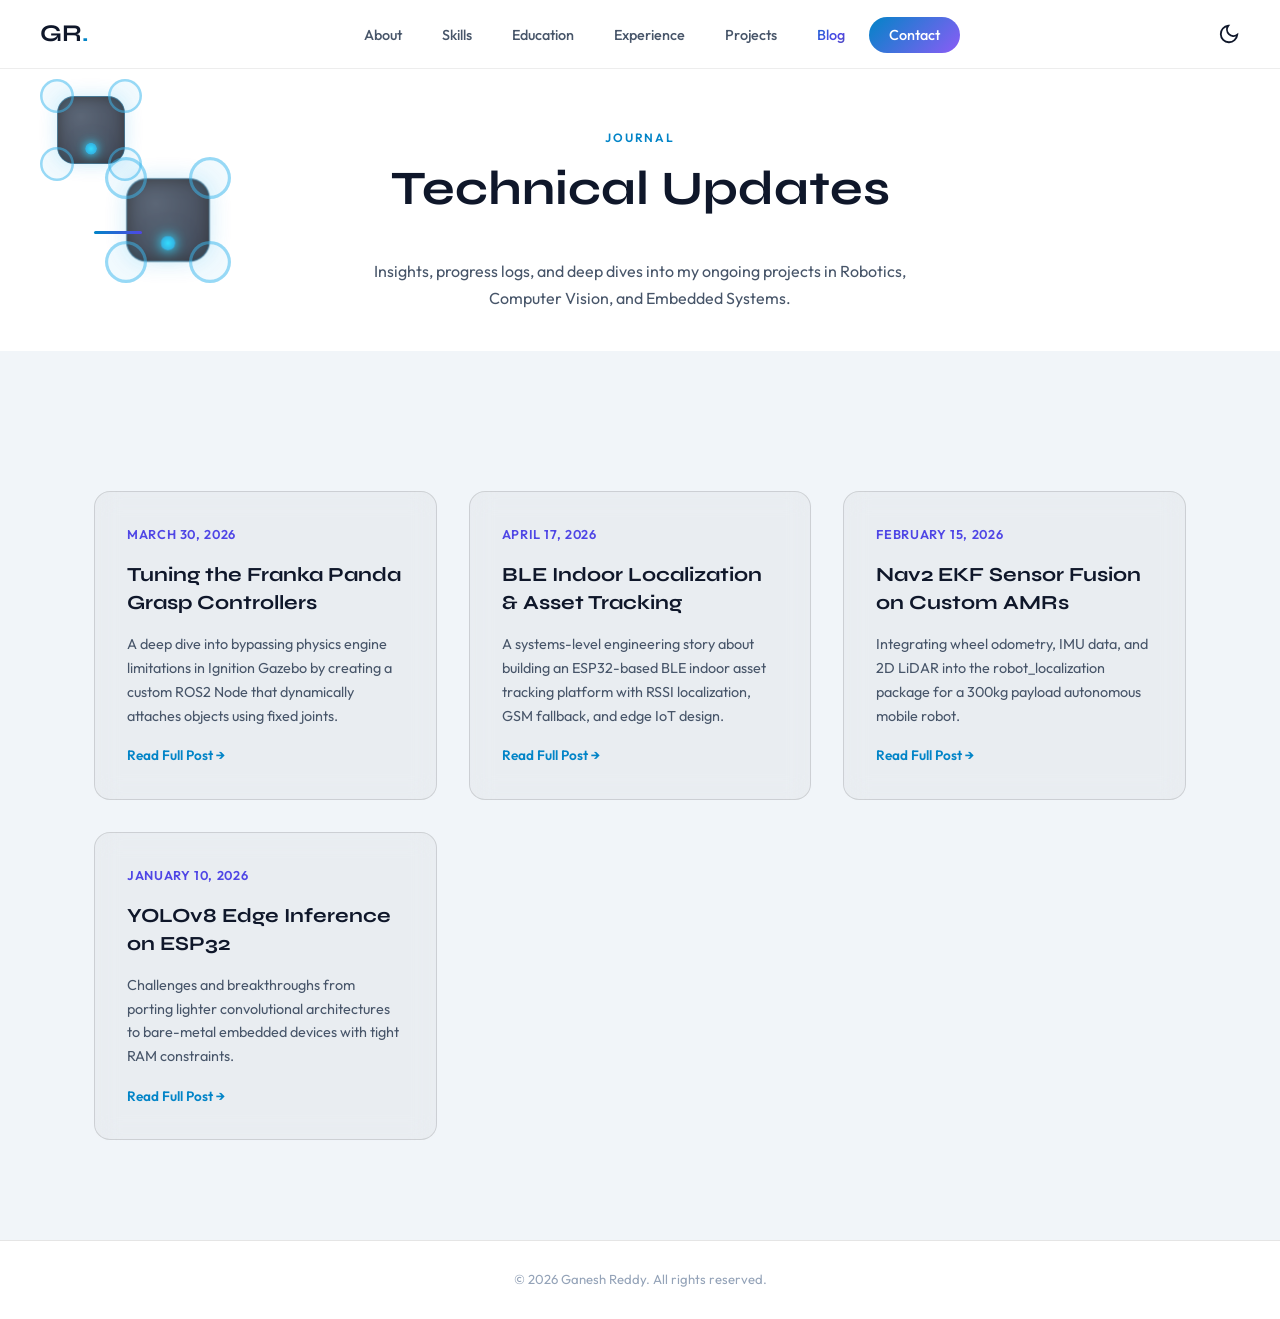
<file: blog.html>
<!DOCTYPE html>
<html lang="en">
<head>
  <meta charset="UTF-8" />
  <meta name="viewport" content="width=device-width, initial-scale=1.0" />
  <title>Blog — Ganesh Reddy</title>
  <meta name="description" content="Project updates and technical blog posts by Ganesh Reddy on Robotics, Computer Vision, and Embedded Systems." />
  <link rel="preconnect" href="https://fonts.googleapis.com" />
  <link rel="preconnect" href="https://fonts.gstatic.com" crossorigin />
  <link href="https://fonts.googleapis.com/css2?family=Outfit:wght@300;400;500;600;700&family=Syne:wght@400;500;600;700;800&display=swap" rel="stylesheet" />
  <link rel="stylesheet" href="style.css?v=20" />
  <script>
    const savedTheme = localStorage.getItem('theme');
    if (savedTheme === 'light' || (!savedTheme && window.matchMedia('(prefers-color-scheme: light)').matches)) {
      document.documentElement.setAttribute('data-theme', 'light');
    }
  </script>
  <style>
    /* Blog specific styles */
    #blog-hero {
      padding: calc(var(--nav-h) + 60px) 40px 40px;
      text-align: center;
      position: relative;
    }
    .blog-grid {
      display: grid;
      grid-template-columns: repeat(auto-fill, minmax(320px, 1fr));
      gap: 32px;
      margin-top: 40px;
    }
    .blog-card {
      display: flex;
      flex-direction: column;
      padding: 32px;
      gap: 16px;
    }
    .blog-date {
      font-size: 0.8rem;
      color: var(--accent-2);
      font-weight: 600;
      letter-spacing: 0.05em;
      text-transform: uppercase;
    }
    .blog-card h3 {
      font-size: 1.25rem;
      line-height: 1.4;
    }
    .blog-card p {
      color: var(--text-muted);
      font-size: 0.9rem;
      flex-grow: 1;
    }
    .blog-read-more {
      margin-top: auto;
      display: inline-flex;
      align-items: center;
      gap: 8px;
      color: var(--accent);
      font-weight: 600;
      font-size: 0.85rem;
      transition: all var(--transition);
    }
    .blog-read-more:hover {
      color: var(--accent-2);
      transform: translateX(4px);
    }
  </style>
</head>
<body>
  <div class="section-robot blog-swarm" aria-hidden="true" style="position: fixed; z-index: -1;">
    <div class="swarm-drone d1"><div class="dr-body"></div><div class="dr-prop p1"></div><div class="dr-prop p2"></div><div class="dr-prop p3"></div><div class="dr-prop p4"></div></div>
    <div class="swarm-drone d2" style="top: 20%; left: 10%;"><div class="dr-body"></div><div class="dr-prop p1"></div><div class="dr-prop p2"></div><div class="dr-prop p3"></div><div class="dr-prop p4"></div></div>
    <div class="swarm-drone d3" style="top: 80%; left: 5%;"><div class="dr-body"></div><div class="dr-prop p1"></div><div class="dr-prop p2"></div><div class="dr-prop p3"></div><div class="dr-prop p4"></div></div>
  </div>

  <!-- ─── NAV ──────────────────────────────────────────────── -->
  <nav id="navbar" class="scrolled">
    <a href="index.html" class="nav-logo">GR<span class="accent">.</span></a>
    <ul class="nav-links">
      <li><a href="index.html#about">About</a></li>
      <li><a href="index.html#skills">Skills</a></li>
      <li><a href="index.html#education">Education</a></li>
      <li><a href="index.html#experience">Experience</a></li>
      <li><a href="index.html#projects">Projects</a></li>
      <li><a href="blog.html" class="gradient-text">Blog</a></li>
      <li><a href="index.html#contact" class="btn-nav">Contact</a></li>
    </ul>
    <div class="nav-controls" style="display: flex; align-items: center; gap: 16px;">
      <button id="theme-toggle" class="theme-btn" aria-label="Toggle theme" style="background: transparent; border: none; color: var(--text); cursor: pointer; display: flex; align-items: center;">
        <svg class="sun-icon" viewBox="0 0 24 24" fill="none" stroke="currentColor" stroke-width="2" style="width: 22px; height: 22px;">
          <circle cx="12" cy="12" r="5"></circle>
          <line x1="12" y1="1" x2="12" y2="3"></line>
          <line x1="12" y1="21" x2="12" y2="23"></line>
          <line x1="4.22" y1="4.22" x2="5.64" y2="5.64"></line>
          <line x1="18.36" y1="18.36" x2="19.78" y2="19.78"></line>
          <line x1="1" y1="12" x2="3" y2="12"></line>
          <line x1="21" y1="12" x2="23" y2="12"></line>
          <line x1="4.22" y1="19.78" x2="5.64" y2="18.36"></line>
          <line x1="18.36" y1="5.64" x2="19.78" y2="4.22"></line>
        </svg>
        <svg class="moon-icon" viewBox="0 0 24 24" fill="none" stroke="currentColor" stroke-width="2" style="width: 22px; height: 22px; display: none;">
          <path d="M21 12.79A9 9 0 1 1 11.21 3 7 7 0 0 0 21 12.79z"></path>
        </svg>
      </button>
      <button id="hamburger" aria-label="Toggle menu">
        <span></span><span></span><span></span>
      </button>
    </div>
  </nav>

  <!-- ─── BLOG HERO ────────────────────────────────────────── -->
  <section id="blog-hero" class="section">
    <div class="container">
      <div class="section-label">Journal</div>
      <h1 class="section-title" style="margin-bottom: 24px; text-align: center;">Technical Updates</h1>
      <p style="color: var(--text-muted); max-width: 600px; margin: 0 auto;">Insights, progress logs, and deep dives into my ongoing projects in Robotics, Computer Vision, and Embedded Systems.</p>
    </div>
  </section>

  <!-- ─── BLOG GRID ────────────────────────────────────────── -->
  <section id="blog-posts" class="section section-alt" style="min-height: 60vh;">
    <div class="container">
      <div class="blog-grid">
        
        <!-- Post 1 -->
        
        <article class="blog-card glass-card">
          <span class="blog-date">March 30, 2026</span>
          <h3>Tuning the Franka Panda Grasp Controllers</h3>
          <p>A deep dive into bypassing physics engine limitations in Ignition Gazebo by creating a custom ROS2 Node that dynamically attaches objects using fixed joints.</p>
          <a href="franka-pick-and-place-blog.html" class="blog-read-more">Read Full Post &rarr;</a>
        </article>

        <!-- Post 2 -->
        <article class="blog-card glass-card">
          <span class="blog-date">April 17, 2026</span>
          <h3>BLE Indoor Localization & Asset Tracking</h3>
          <p>A systems-level engineering story about building an ESP32-based BLE indoor asset tracking platform with RSSI localization, GSM fallback, and edge IoT design.</p>
          <a href="ble.html" class="blog-read-more">Read Full Post →</a>
        </article>

        <!-- Post 3 -->
        <article class="blog-card glass-card">
          <span class="blog-date">February 15, 2026</span>
          <h3>Nav2 EKF Sensor Fusion on Custom AMRs</h3>
          <p>Integrating wheel odometry, IMU data, and 2D LiDAR into the robot_localization package for a 300kg payload autonomous mobile robot.</p>
          <a href="nav2-ekf-blog.html" class="blog-read-more">Read Full Post &rarr;</a>
        </article>

        <!-- Post 4 -->
        <article class="blog-card glass-card">
          <span class="blog-date">January 10, 2026</span>
          <h3>YOLOv8 Edge Inference on ESP32</h3>
          <p>Challenges and breakthroughs from porting lighter convolutional architectures to bare-metal embedded devices with tight RAM constraints.</p>
          <a href="yolov8-esp32-blog.html" class="blog-read-more">Read Full Post &rarr;</a>
        </article>

      </div>
    </div>
  </section>

  <!-- ─── FOOTER ───────────────────────────────────────────── -->
  <footer>
    <div class="container">
      <p>&copy; 2026 Ganesh Reddy. All rights reserved.</p>
    </div>
  </footer>

  <script>
    /* Theme Toggle */
    const themeToggle = document.getElementById('theme-toggle');
    if (themeToggle) {
      const sunIcon = themeToggle.querySelector('.sun-icon');
      const moonIcon = themeToggle.querySelector('.moon-icon');
      function updateThemeIcon() {
        if (document.documentElement.getAttribute('data-theme') === 'light') {
          sunIcon.style.display = 'none';
          moonIcon.style.display = 'block';
        } else {
          sunIcon.style.display = 'block';
          moonIcon.style.display = 'none';
        }
      }
      updateThemeIcon();
      themeToggle.addEventListener('click', () => {
        const currentTheme = document.documentElement.getAttribute('data-theme') || 'dark';
        const newTheme = currentTheme === 'light' ? 'dark' : 'light';
        if (newTheme === 'light') { document.documentElement.setAttribute('data-theme', 'light'); }
        else { document.documentElement.removeAttribute('data-theme'); }
        localStorage.setItem('theme', newTheme);
        updateThemeIcon();
      });
    }

    /* Mobile Menu Toggle */
    const hamburger = document.getElementById('hamburger');
    const navLinks = document.querySelector('.nav-links');
    if (hamburger) {
      hamburger.addEventListener('click', () => {
        navLinks.classList.toggle('open');
      });
    }

    // Scroll universe logic
    window.addEventListener('scroll', () => {
      document.body.style.setProperty('--scrollParam', window.scrollY);
    });

    // Autonomous Background Timer
    function updateTimeParam() {
      document.body.style.setProperty('--timeParam', performance.now() / 1000);
      requestAnimationFrame(updateTimeParam);
    }
    updateTimeParam();
  </script>
</body>
</html>
</file>
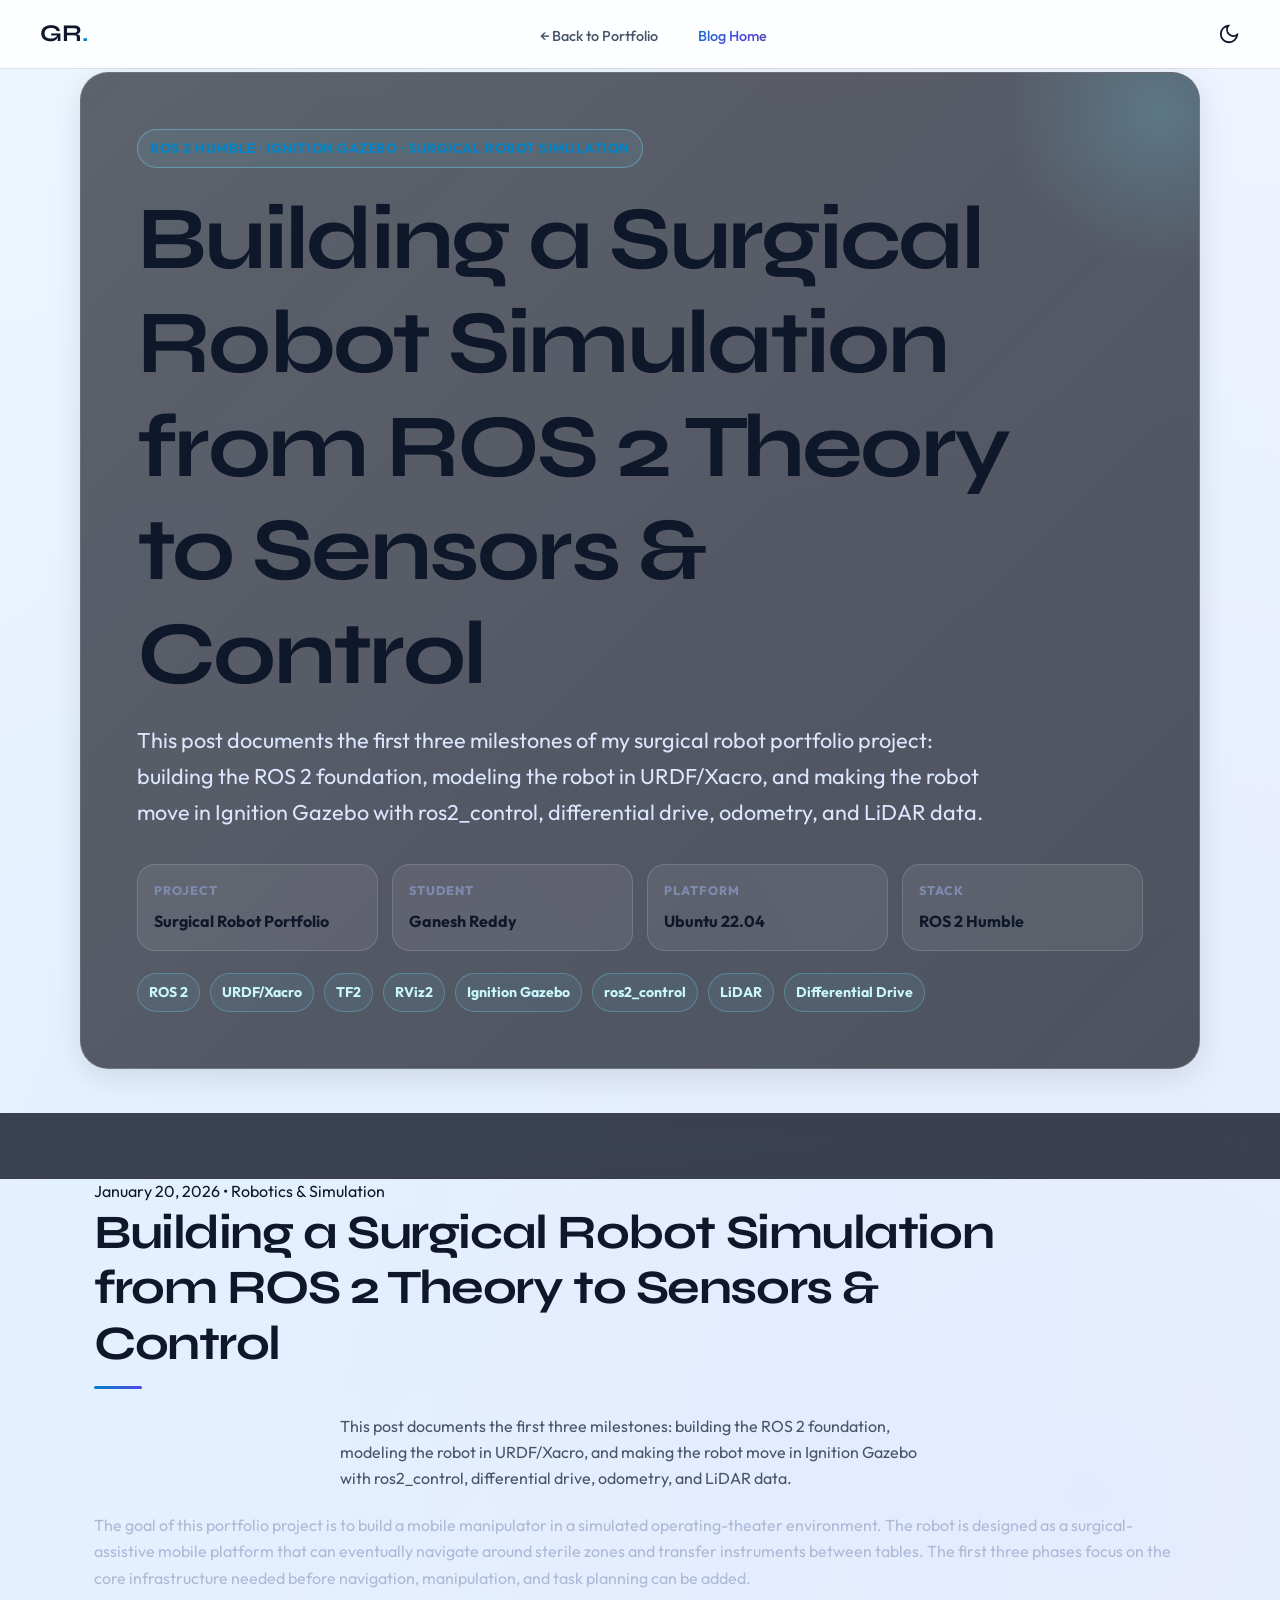
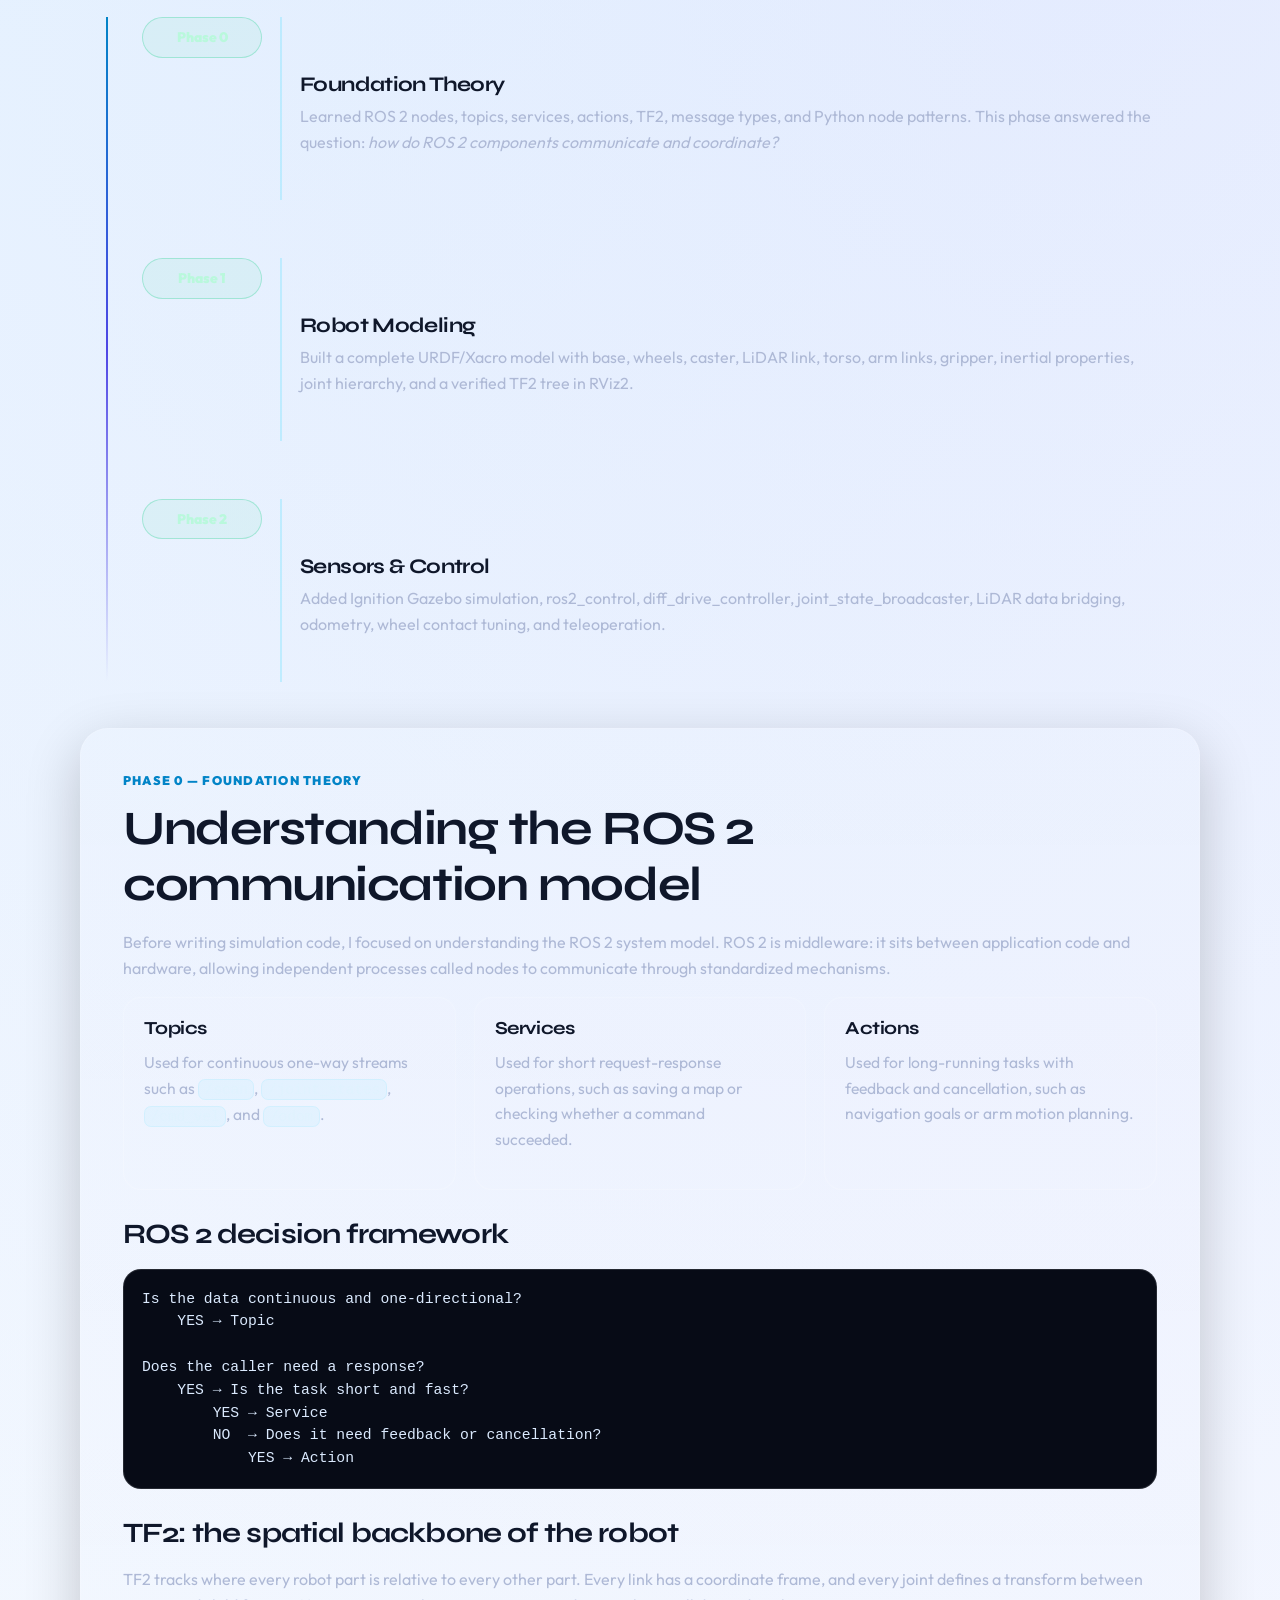
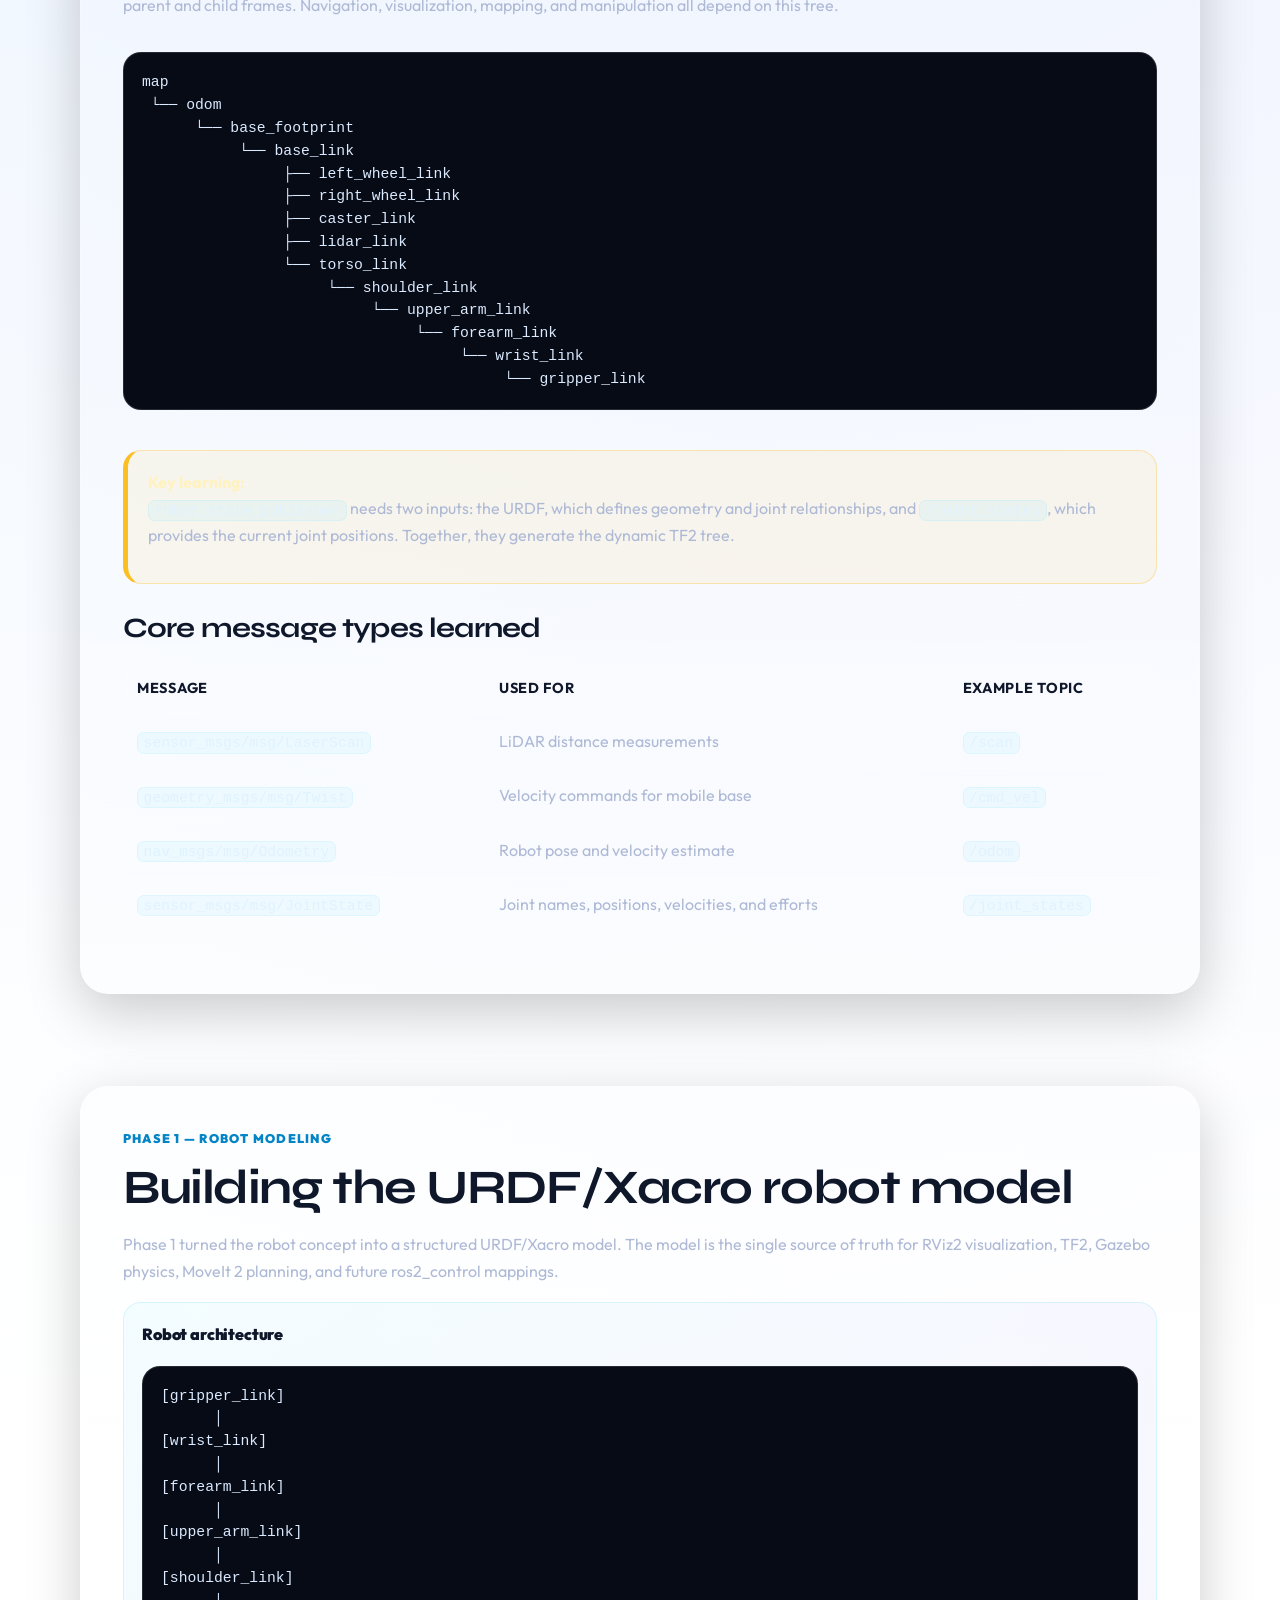
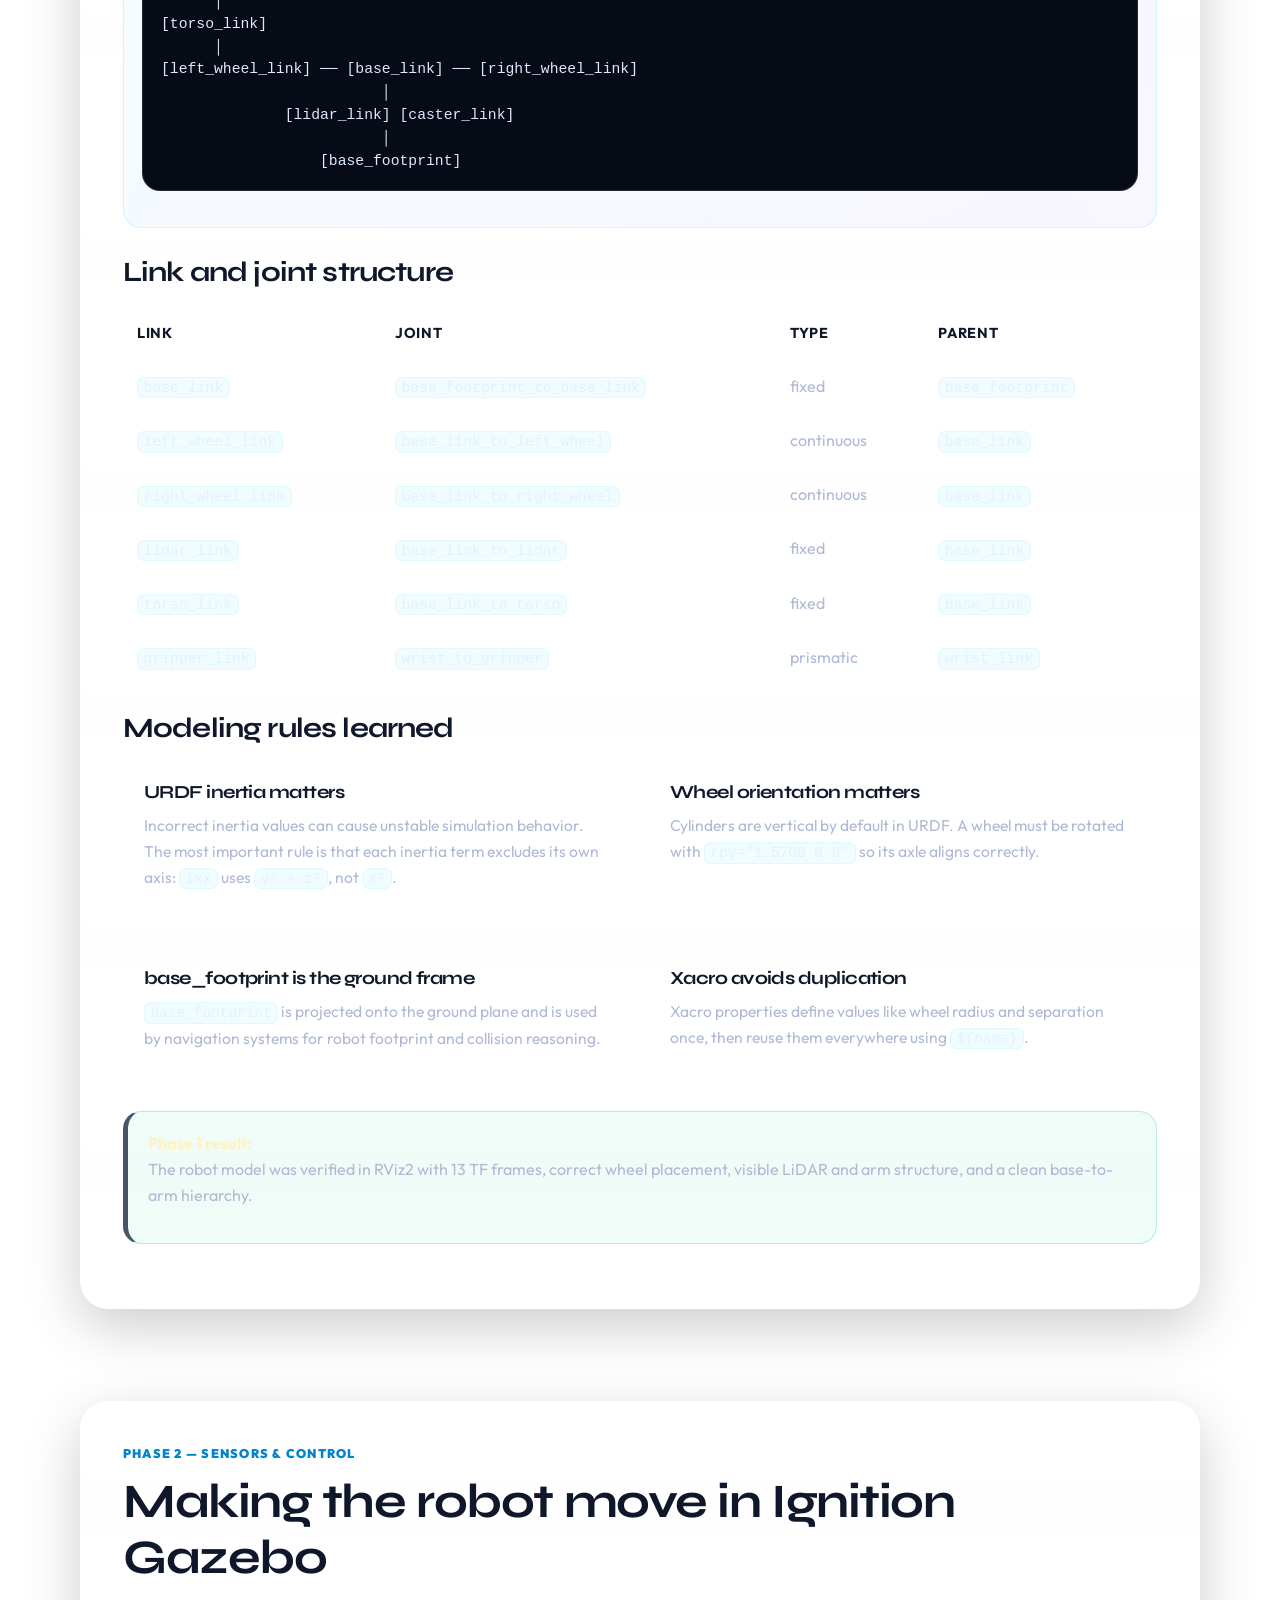
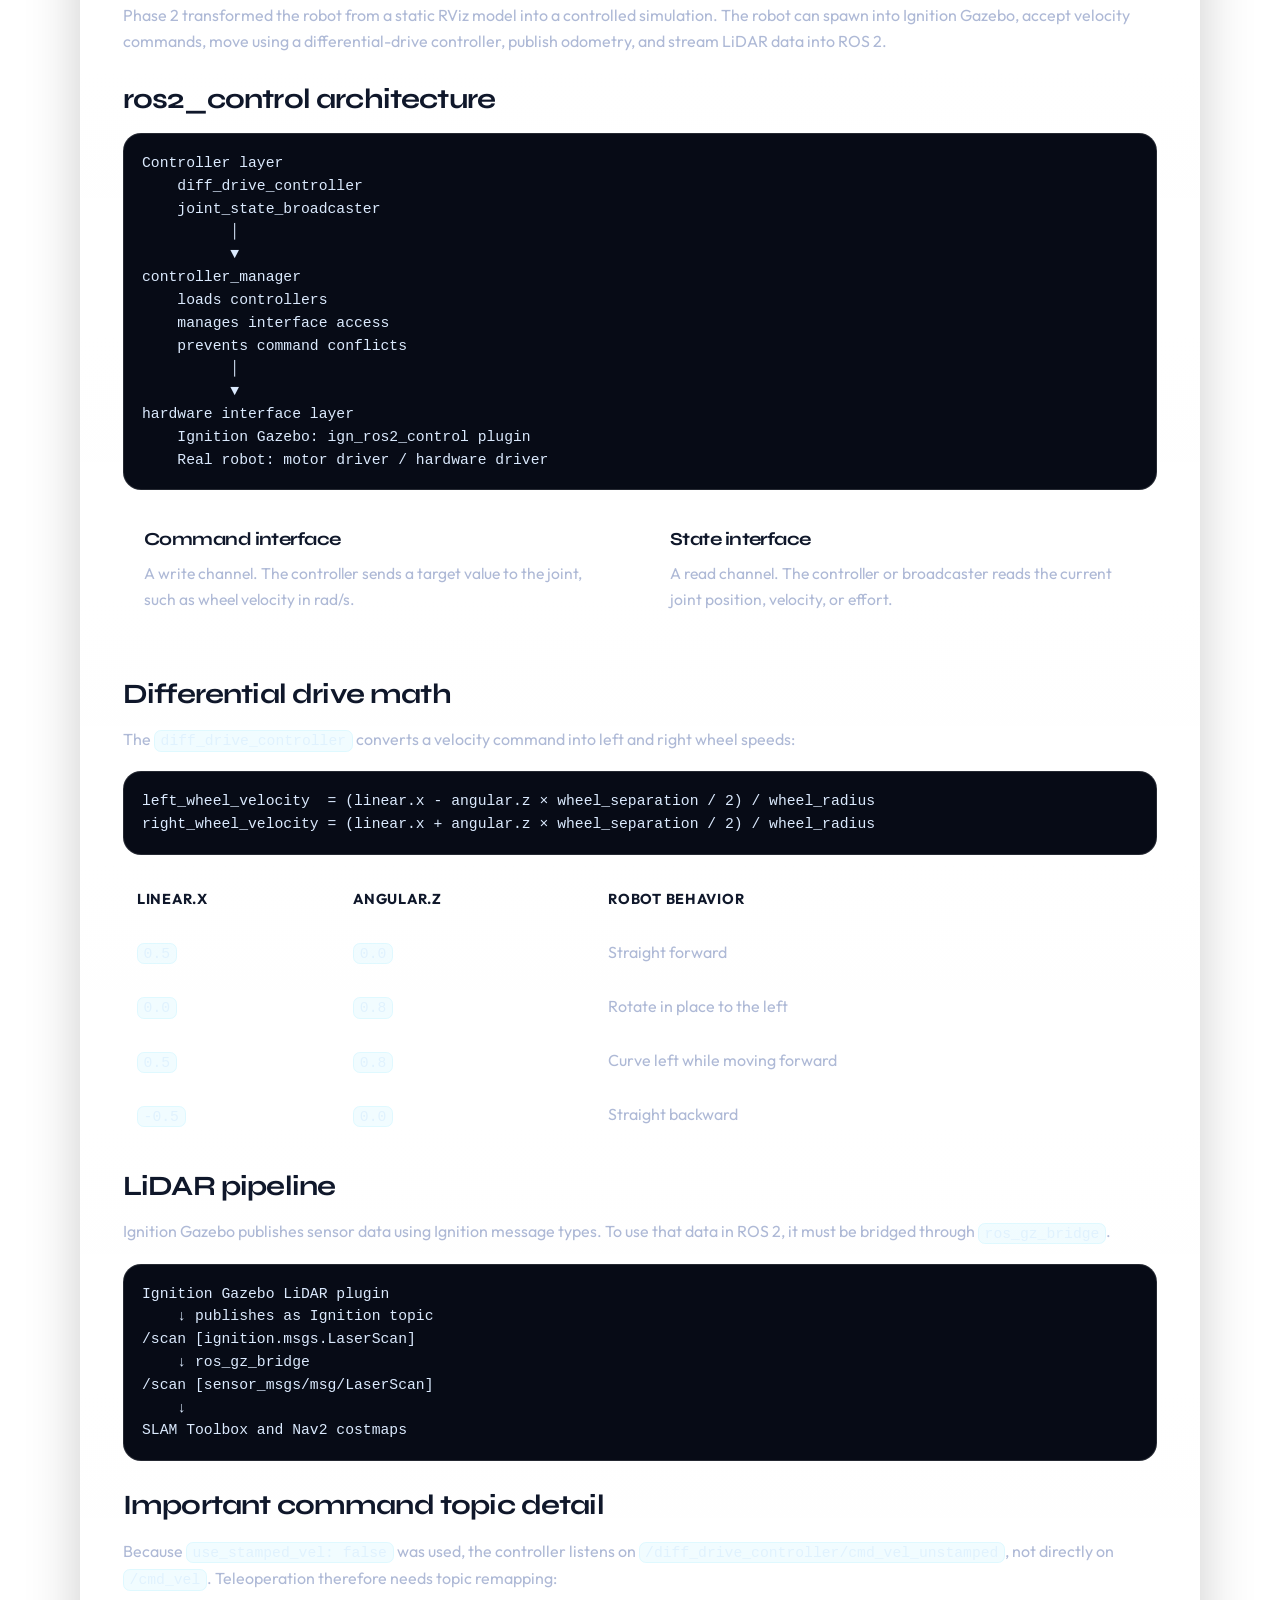
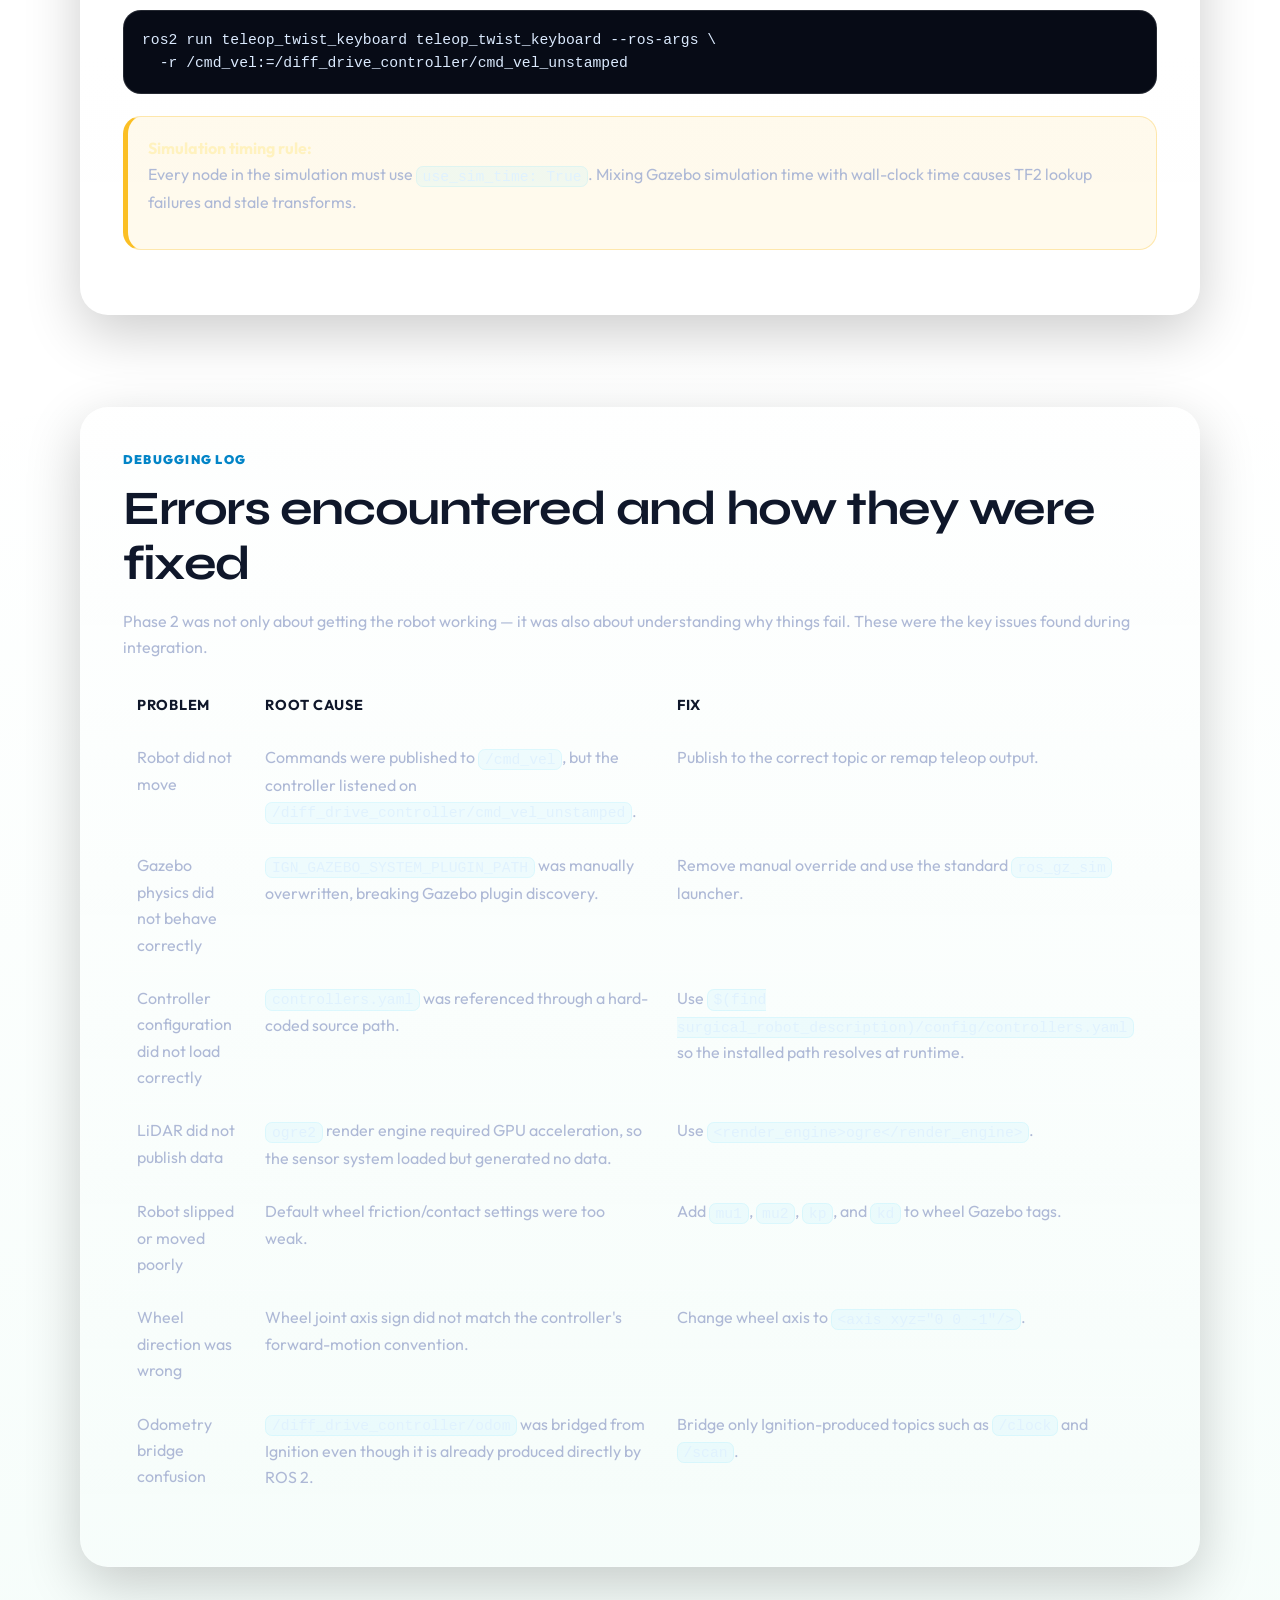
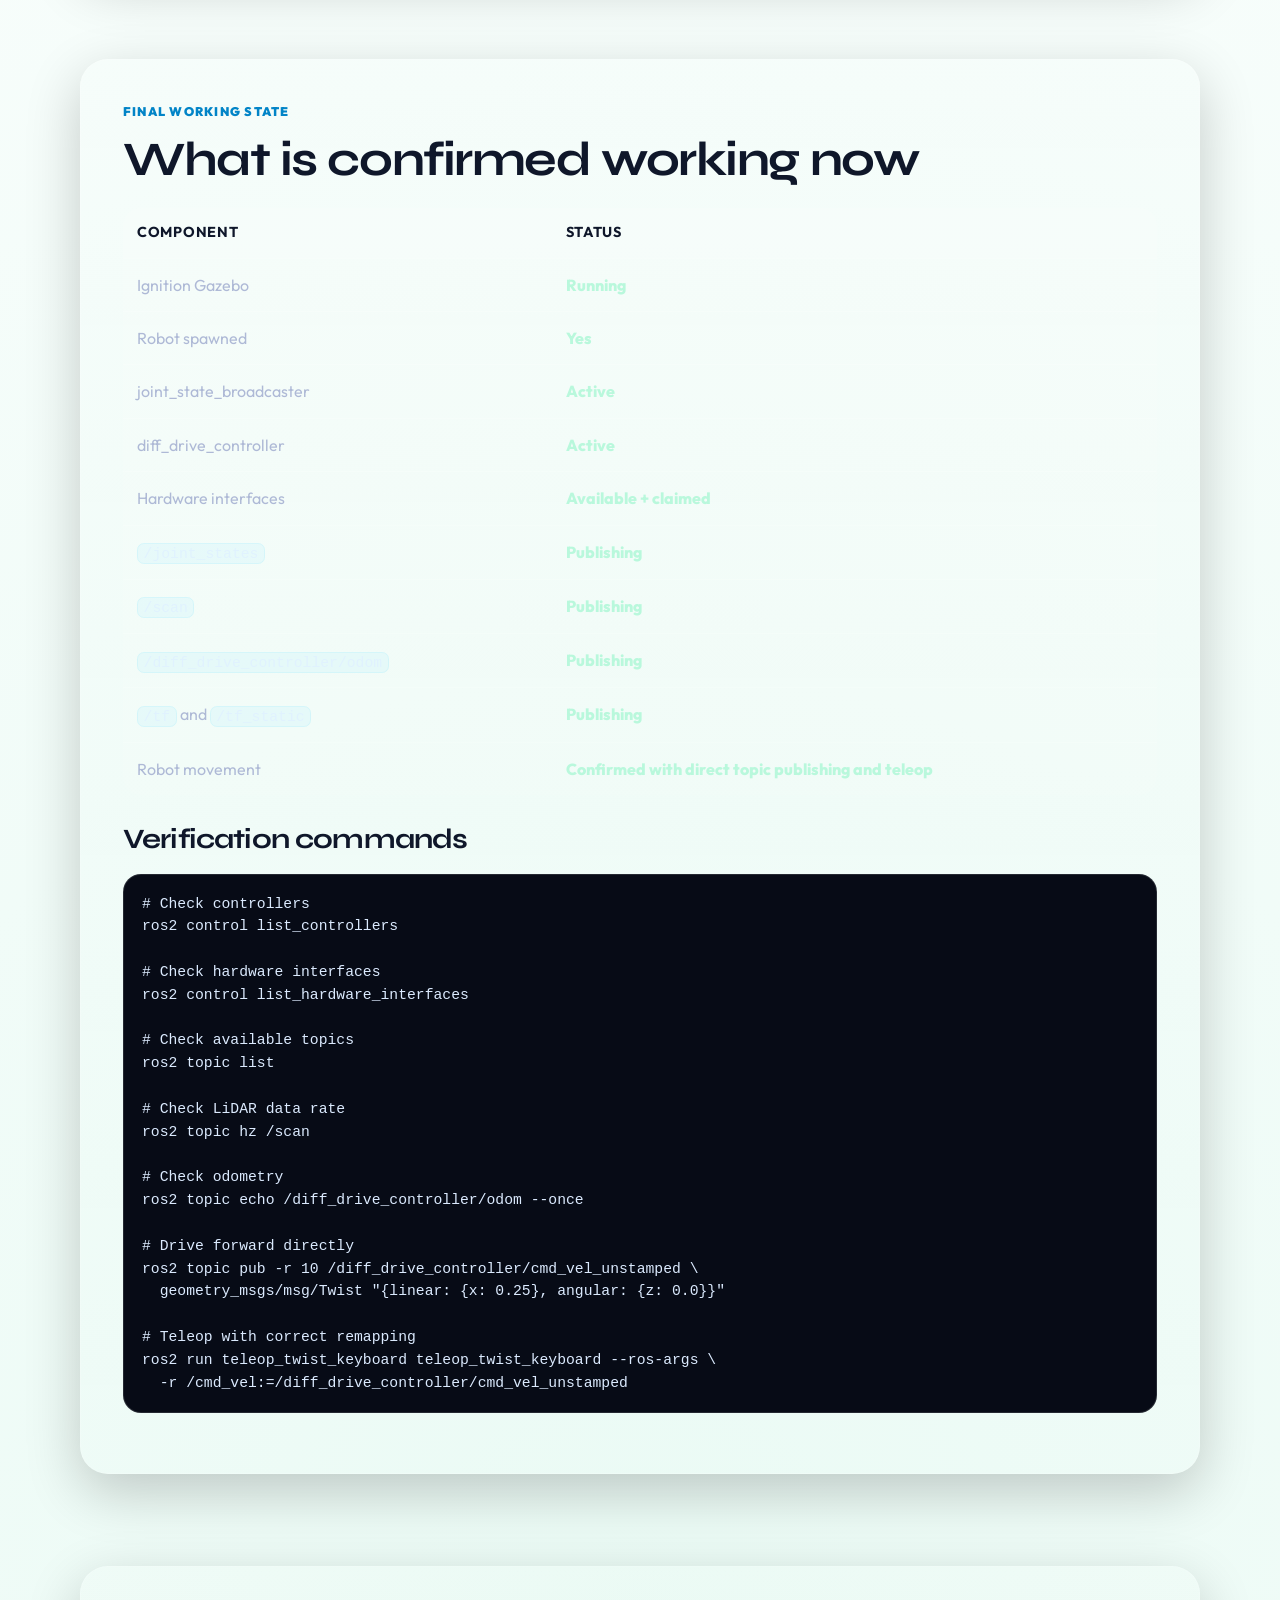
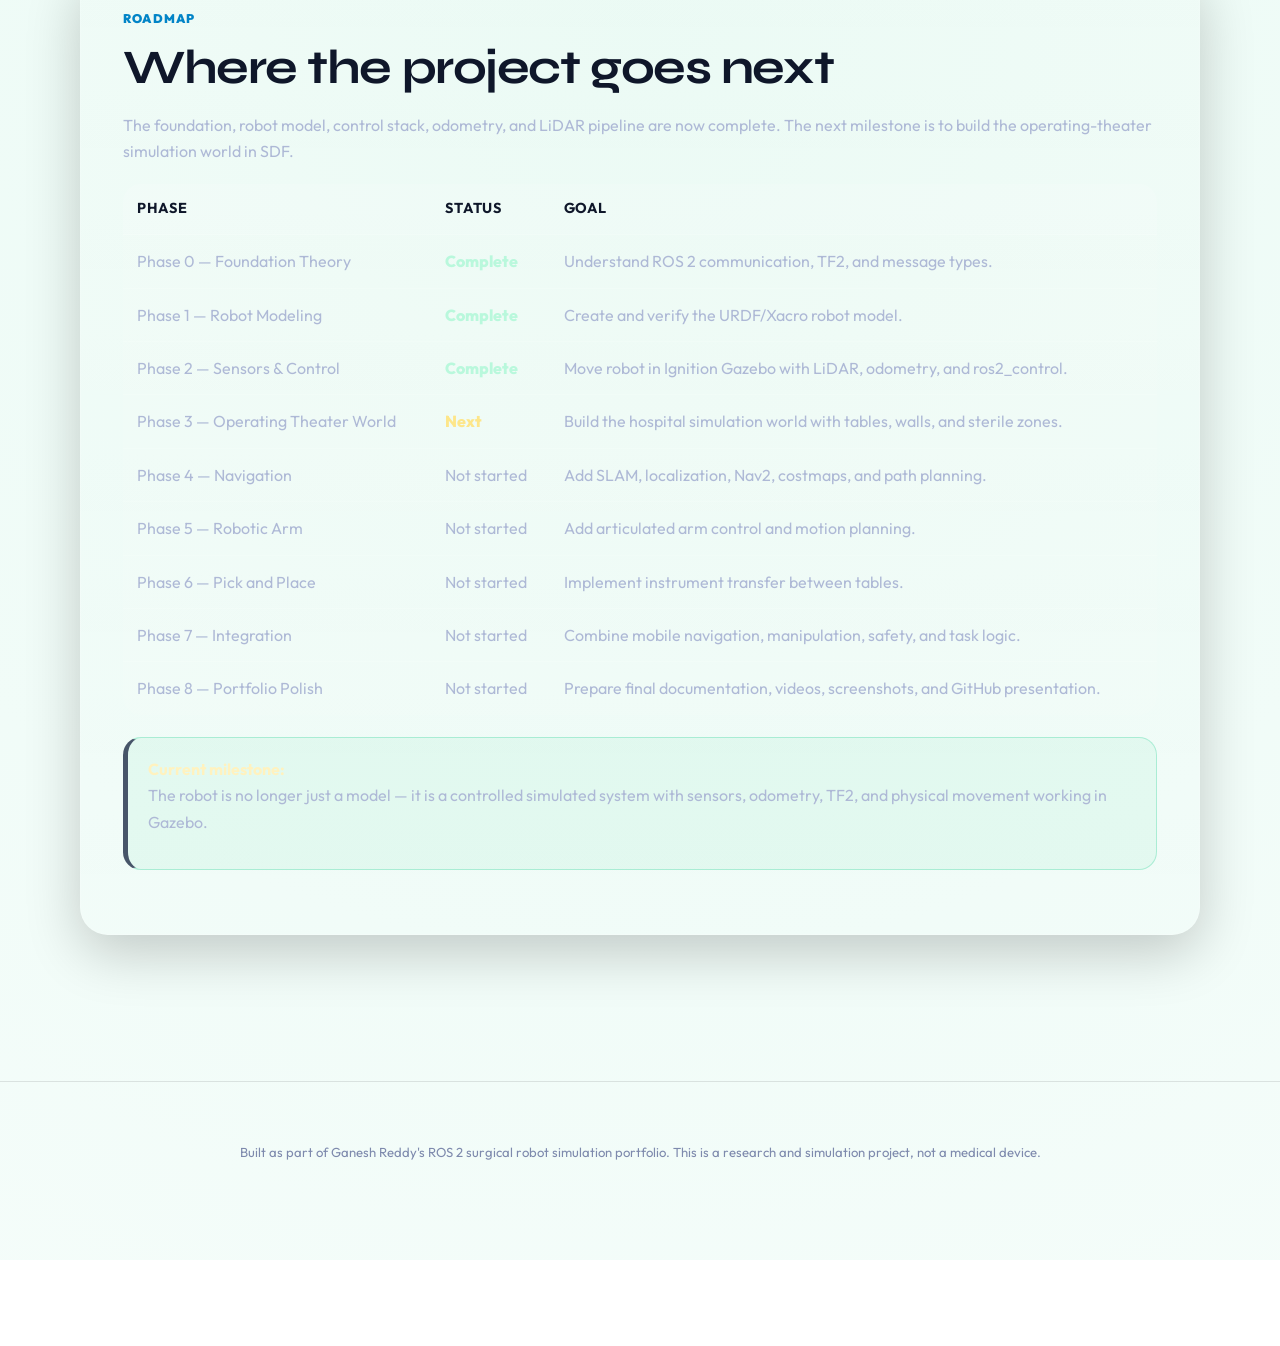
<file: project.html>
<!DOCTYPE html>
<html lang="en">
<head>
  <meta charset="UTF-8" />
  <meta name="viewport" content="width=device-width, initial-scale=1.0" />
  <title>Surgical Robot Simulation Portfolio — Phase 0 to Phase 2</title>
  <meta name="description" content="A portfolio blog post documenting the first three stages of a ROS 2 Humble surgical robot simulation project: ROS 2 foundation theory, URDF/Xacro robot modeling, ros2_control, Ignition Gazebo, LiDAR, and differential-drive control." />
  <link rel="preconnect" href="https://fonts.googleapis.com" />
  <link rel="preconnect" href="https://fonts.gstatic.com" crossorigin />
  <link href="https://fonts.googleapis.com/css2?family=Outfit:wght@300;400;500;600;700&family=Syne:wght@400;500;600;700;800&display=swap" rel="stylesheet" />
  <link rel="stylesheet" href="style.css?v=20" />
  <script>
    const savedTheme = localStorage.getItem('theme');
    if (savedTheme === 'light' || (!savedTheme && window.matchMedia('(prefers-color-scheme: light)').matches)) {
      document.documentElement.setAttribute('data-theme', 'light');
    }
  </script>

  <style>
    :root {
      --bg: #0b1020;
      --bg-soft: #121a33;
      --card: rgba(255, 255, 255, 0.075);
      --card-strong: rgba(255, 255, 255, 0.11);
      --text: #edf2ff;
      --muted: #aeb9d6;
      --faint: #7e8aad;
      --line: rgba(255, 255, 255, 0.14);
      --accent: #73e2ff;
      --accent-2: #a78bfa;
      --accent-3: #34d399;
      --warning: #fbbf24;
      --danger: #fb7185;
      --code-bg: #070b16;
      --shadow: 0 24px 70px rgba(0, 0, 0, 0.35);
      --radius-lg: 28px;
      --radius-md: 18px;
      --radius-sm: 12px;
      --max-width: 1120px;
    }

    * {
      box-sizing: border-box;
    }

    html {
      scroll-behavior: smooth;
    }

    body {
      margin: 0;
      background:
        radial-gradient(circle at 15% 10%, rgba(115, 226, 255, 0.14), transparent 30%),
        radial-gradient(circle at 85% 12%, rgba(167, 139, 250, 0.16), transparent 28%),
        radial-gradient(circle at 50% 90%, rgba(52, 211, 153, 0.10), transparent 26%),
        var(--bg);
      color: var(--text);
      font-family: 'Outfit', 'Syne', ui-sans-serif, system-ui, -apple-system, BlinkMacSystemFont, "Segoe UI", sans-serif;
      line-height: 1.65;
    }

    a {
      color: var(--accent);
      text-decoration: none;
    }

    a:hover {
      text-decoration: underline;
    }

    .page {
      width: min(var(--max-width), calc(100% - 32px));
      margin: 0 auto;
    }

    .hero {
      padding: 72px 0 44px;
    }

    .hero-shell {
      position: relative;
      overflow: hidden;
      border: 1px solid var(--line);
      border-radius: var(--radius-lg);
      background:
        linear-gradient(135deg, rgba(255, 255, 255, 0.12), rgba(255, 255, 255, 0.045)),
        rgba(8, 12, 24, 0.72);
      box-shadow: var(--shadow);
      padding: clamp(28px, 5vw, 56px);
    }

    .hero-shell::after {
      content: "";
      position: absolute;
      right: -120px;
      top: -120px;
      width: 320px;
      height: 320px;
      background: radial-gradient(circle, rgba(115, 226, 255, 0.22), transparent 68%);
      pointer-events: none;
    }

    .eyebrow {
      display: inline-flex;
      gap: 8px;
      align-items: center;
      padding: 7px 12px;
      margin-bottom: 20px;
      border: 1px solid rgba(115, 226, 255, 0.38);
      border-radius: 999px;
      color: var(--accent);
      background: rgba(115, 226, 255, 0.08);
      font-size: 0.86rem;
      font-weight: 700;
      letter-spacing: 0.04em;
      text-transform: uppercase;
    }

    h1,
    h2,
    h3,
    h4 {
      line-height: 1.16;
      margin: 0 0 16px;
      letter-spacing: -0.03em;
    }

    h1 {
      max-width: 900px;
      font-size: clamp(2.4rem, 7vw, 5.6rem);
    }

    h2 {
      font-size: clamp(1.8rem, 4vw, 3rem);
      margin-top: 0;
    }

    h3 {
      font-size: clamp(1.25rem, 2.4vw, 1.75rem);
      margin-top: 28px;
    }

    p {
      margin: 0 0 16px;
      color: var(--muted);
    }

    .lead {
      max-width: 860px;
      font-size: clamp(1.08rem, 2vw, 1.35rem);
      color: #dce6ff;
    }

    .meta-grid {
      display: grid;
      grid-template-columns: repeat(4, minmax(0, 1fr));
      gap: 14px;
      margin-top: 34px;
    }

    .meta-card {
      border: 1px solid var(--line);
      border-radius: var(--radius-md);
      background: rgba(255, 255, 255, 0.07);
      padding: 16px;
    }

    .meta-card span {
      display: block;
      color: var(--faint);
      font-size: 0.78rem;
      text-transform: uppercase;
      letter-spacing: 0.08em;
      font-weight: 800;
      margin-bottom: 6px;
    }

    .meta-card strong {
      color: var(--text);
      font-size: 1rem;
    }

    .nav {
      position: sticky;
      top: 0;
      z-index: 10;
      backdrop-filter: blur(16px);
      background: rgba(11, 16, 32, 0.78);
      border-bottom: 1px solid var(--line);
    }

    .nav-inner {
      width: min(var(--max-width), calc(100% - 32px));
      margin: 0 auto;
      display: flex;
      gap: 10px;
      align-items: center;
      overflow-x: auto;
      padding: 12px 0;
    }

    .nav a {
      white-space: nowrap;
      color: var(--muted);
      font-weight: 700;
      font-size: 0.9rem;
      padding: 8px 12px;
      border-radius: 999px;
    }

    .nav a:hover {
      color: var(--text);
      background: rgba(255, 255, 255, 0.08);
      text-decoration: none;
    }

    section {
      padding: 46px 0;
    }

    .section-card {
      border: 1px solid var(--line);
      border-radius: var(--radius-lg);
      background:
        linear-gradient(180deg, rgba(255, 255, 255, 0.075), rgba(255, 255, 255, 0.045));
      padding: clamp(22px, 4vw, 42px);
      box-shadow: 0 18px 55px rgba(0, 0, 0, 0.2);
    }

    .section-kicker {
      color: var(--accent);
      text-transform: uppercase;
      letter-spacing: 0.1em;
      font-weight: 900;
      font-size: 0.78rem;
      margin-bottom: 10px;
    }

    .grid-2 {
      display: grid;
      grid-template-columns: repeat(2, minmax(0, 1fr));
      gap: 18px;
    }

    .grid-3 {
      display: grid;
      grid-template-columns: repeat(3, minmax(0, 1fr));
      gap: 18px;
    }

    .mini-card {
      border: 1px solid var(--line);
      border-radius: var(--radius-md);
      background: rgba(255, 255, 255, 0.055);
      padding: 20px;
    }

    .mini-card h3 {
      margin-top: 0;
      margin-bottom: 10px;
      font-size: 1.15rem;
    }

    .mini-card p,
    .mini-card li {
      color: var(--muted);
      font-size: 0.98rem;
    }

    .badge-row {
      display: flex;
      flex-wrap: wrap;
      gap: 10px;
      margin: 22px 0 0;
    }

    .badge {
      border: 1px solid rgba(115, 226, 255, 0.28);
      border-radius: 999px;
      padding: 7px 11px;
      background: rgba(115, 226, 255, 0.075);
      color: #c9f6ff;
      font-size: 0.88rem;
      font-weight: 700;
    }

    .timeline {
      position: relative;
      display: grid;
      gap: 18px;
      margin-top: 26px;
    }

    .timeline-item {
      display: grid;
      grid-template-columns: 120px 1fr;
      gap: 18px;
      align-items: start;
    }

    .phase-label {
      border: 1px solid rgba(52, 211, 153, 0.35);
      color: #b9f8dc;
      background: rgba(52, 211, 153, 0.075);
      border-radius: 999px;
      text-align: center;
      padding: 8px 10px;
      font-size: 0.86rem;
      font-weight: 900;
    }

    .timeline-content {
      border-left: 2px solid rgba(115, 226, 255, 0.35);
      padding-left: 18px;
    }

    .robot-tree {
      overflow-x: auto;
    }

    pre {
      margin: 18px 0;
      overflow-x: auto;
      border: 1px solid rgba(255, 255, 255, 0.12);
      border-radius: var(--radius-md);
      background: var(--code-bg);
      color: #dbeafe;
      padding: 18px;
      font-size: 0.92rem;
      line-height: 1.55;
    }

    code {
      font-family: "SFMono-Regular", Consolas, "Liberation Mono", Menlo, monospace;
      color: #e0f2fe;
      background: rgba(115, 226, 255, 0.1);
      border: 1px solid rgba(115, 226, 255, 0.14);
      border-radius: 7px;
      padding: 0.1rem 0.35rem;
      font-size: 0.92em;
    }

    pre code {
      padding: 0;
      border: 0;
      background: transparent;
      color: inherit;
      font-size: inherit;
    }

    table {
      width: 100%;
      border-collapse: collapse;
      overflow: hidden;
      border-radius: var(--radius-md);
      margin: 20px 0;
      background: rgba(255, 255, 255, 0.045);
    }

    th,
    td {
      border-bottom: 1px solid var(--line);
      padding: 13px 14px;
      text-align: left;
      vertical-align: top;
    }

    th {
      color: var(--text);
      background: rgba(255, 255, 255, 0.08);
      font-size: 0.9rem;
      text-transform: uppercase;
      letter-spacing: 0.05em;
    }

    td {
      color: var(--muted);
    }

    tr:last-child td {
      border-bottom: 0;
    }

    .status-ok {
      color: #b9f8dc;
      font-weight: 800;
    }

    .status-next {
      color: #fde68a;
      font-weight: 800;
    }

    .callout {
      border: 1px solid rgba(251, 191, 36, 0.32);
      border-left: 5px solid var(--warning);
      border-radius: var(--radius-md);
      background: rgba(251, 191, 36, 0.08);
      padding: 18px 18px 18px 20px;
      margin: 22px 0;
    }

    .callout strong {
      color: #fff2bf;
    }

    .success-callout {
      border-color: rgba(52, 211, 153, 0.32);
      border-left-color: var(--accent-3);
      background: rgba(52, 211, 153, 0.075);
    }

    .diagram {
      border: 1px solid rgba(115, 226, 255, 0.24);
      border-radius: var(--radius-md);
      background: linear-gradient(135deg, rgba(115, 226, 255, 0.08), rgba(167, 139, 250, 0.08));
      padding: 18px;
      margin: 18px 0;
    }

    .diagram-title {
      margin: 0 0 10px;
      color: var(--text);
      font-weight: 900;
      letter-spacing: -0.01em;
    }

    ul,
    ol {
      margin-top: 10px;
      color: var(--muted);
    }

    li {
      margin-bottom: 8px;
    }

    .footer {
      padding: 60px 0 80px;
      color: var(--faint);
      text-align: center;
    }

    .footer p {
      color: var(--faint);
    }

    @media (max-width: 860px) {
      .meta-grid,
      .grid-2,
      .grid-3 {
        grid-template-columns: 1fr;
      }

      .timeline-item {
        grid-template-columns: 1fr;
      }

      .timeline-content {
        border-left: 0;
        padding-left: 0;
      }
    }
  </style>
</head>

<body>
  <!-- ─── NAV ──────────────────────────────────────────────── -->
  <nav id="navbar" class="scrolled">
    <a href="index.html" class="nav-logo">GR<span class="accent">.</span></a>
    <ul class="nav-links">
      <li><a href="index.html">&larr; Back to Portfolio</a></li>
      <li><a href="blog.html" class="gradient-text">Blog Home</a></li>
    </ul>
    <div class="nav-controls" style="display: flex; align-items: center; gap: 16px;">
      <button id="theme-toggle" class="theme-btn" aria-label="Toggle theme" style="background: transparent; border: none; color: var(--text); cursor: pointer; display: flex; align-items: center;">
        <svg class="sun-icon" viewBox="0 0 24 24" fill="none" stroke="currentColor" stroke-width="2" style="width: 22px; height: 22px;">
          <circle cx="12" cy="12" r="5"></circle>
          <line x1="12" y1="1" x2="12" y2="3"></line>
          <line x1="12" y1="21" x2="12" y2="23"></line>
          <line x1="4.22" y1="4.22" x2="5.64" y2="5.64"></line>
          <line x1="18.36" y1="18.36" x2="19.78" y2="19.78"></line>
          <line x1="1" y1="12" x2="3" y2="12"></line>
          <line x1="21" y1="12" x2="23" y2="12"></line>
          <line x1="4.22" y1="19.78" x2="5.64" y2="18.36"></line>
          <line x1="18.36" y1="5.64" x2="19.78" y2="4.22"></line>
        </svg>
        <svg class="moon-icon" viewBox="0 0 24 24" fill="none" stroke="currentColor" stroke-width="2" style="width: 22px; height: 22px; display: none;">
          <path d="M21 12.79A9 9 0 1 1 11.21 3 7 7 0 0 0 21 12.79z"></path>
        </svg>
      </button>
      <button id="hamburger" aria-label="Toggle menu">
        <span></span><span></span><span></span>
      </button>
    </div>
  </nav>

  <header class="hero">
    <div class="page">
      <div class="hero-shell">
        <div class="eyebrow">ROS 2 Humble · Ignition Gazebo · Surgical Robot Simulation</div>
        <h1>Building a Surgical Robot Simulation from ROS 2 Theory to Sensors & Control</h1>
        <p class="lead">
          This post documents the first three milestones of my surgical robot portfolio project:
          building the ROS 2 foundation, modeling the robot in URDF/Xacro, and making the robot
          move in Ignition Gazebo with ros2_control, differential drive, odometry, and LiDAR data.
        </p>

        <div class="meta-grid" aria-label="Project metadata">
          <div class="meta-card">
            <span>Project</span>
            <strong>Surgical Robot Portfolio</strong>
          </div>
          <div class="meta-card">
            <span>Student</span>
            <strong>Ganesh Reddy</strong>
          </div>
          <div class="meta-card">
            <span>Platform</span>
            <strong>Ubuntu 22.04</strong>
          </div>
          <div class="meta-card">
            <span>Stack</span>
            <strong>ROS 2 Humble</strong>
          </div>
        </div>

        <div class="badge-row">
          <span class="badge">ROS 2</span>
          <span class="badge">URDF/Xacro</span>
          <span class="badge">TF2</span>
          <span class="badge">RViz2</span>
          <span class="badge">Ignition Gazebo</span>
          <span class="badge">ros2_control</span>
          <span class="badge">LiDAR</span>
          <span class="badge">Differential Drive</span>
        </div>
      </div>
    </div>
  </header>

  <nav class="nav" aria-label="Blog section navigation">
    <div class="nav-inner">
      <a href="#overview">Overview</a>
      <a href="#phase-0">Phase 0</a>
      <a href="#phase-1">Phase 1</a>
      <a href="#phase-2">Phase 2</a>
      <a href="#errors">Errors & Fixes</a>
      <a href="#verified-state">Final State</a>
      <a href="#next">Next</a>
    </div>
  </nav>

  <!-- ─── HEADER ───────────────────────────────────────────── -->
  <header class="blog-header">
    <div class="container">
      <span class="blog-meta">January 20, 2026 • Robotics & Simulation</span>
      <h1 class="section-title" style="margin-bottom: 24px;">Building a Surgical Robot Simulation from ROS 2 Theory to Sensors & Control</h1>
      <p style="color: var(--text-muted); max-width: 600px; margin: 0 auto;">This post documents the first three milestones: building the ROS 2 foundation, modeling the robot in URDF/Xacro, and making the robot move in Ignition Gazebo with ros2_control, differential drive, odometry, and LiDAR data.</p>
    </div>
  </header>

  <!-- ─── CONTENT ──────────────────────────────────────────── -->
  <main class="section" style="padding-top: 20px;">
    <div class="container blog-content">
          <p>
            The goal of this portfolio project is to build a mobile manipulator in a simulated
            operating-theater environment. The robot is designed as a surgical-assistive mobile
            platform that can eventually navigate around sterile zones and transfer instruments
            between tables. The first three phases focus on the core infrastructure needed before
            navigation, manipulation, and task planning can be added.
          </p>

          <div class="timeline">
            <article class="timeline-item">
              <div class="phase-label">Phase 0</div>
              <div class="timeline-content">
                <h3>Foundation Theory</h3>
                <p>
                  Learned ROS 2 nodes, topics, services, actions, TF2, message types, and Python
                  node patterns. This phase answered the question: <em>how do ROS 2 components
                  communicate and coordinate?</em>
                </p>
              </div>
            </article>

            <article class="timeline-item">
              <div class="phase-label">Phase 1</div>
              <div class="timeline-content">
                <h3>Robot Modeling</h3>
                <p>
                  Built a complete URDF/Xacro model with base, wheels, caster, LiDAR link, torso,
                  arm links, gripper, inertial properties, joint hierarchy, and a verified TF2 tree
                  in RViz2.
                </p>
              </div>
            </article>

            <article class="timeline-item">
              <div class="phase-label">Phase 2</div>
              <div class="timeline-content">
                <h3>Sensors & Control</h3>
                <p>
                  Added Ignition Gazebo simulation, ros2_control, diff_drive_controller,
                  joint_state_broadcaster, LiDAR data bridging, odometry, wheel contact tuning,
                  and teleoperation.
                </p>
              </div>
            </article>
          </div>
        </div>
      </div>
    </section>

    <section id="phase-0">
      <div class="page">
        <div class="section-card">
          <div class="section-kicker">Phase 0 — Foundation Theory</div>
          <h2>Understanding the ROS 2 communication model</h2>
          <p>
            Before writing simulation code, I focused on understanding the ROS 2 system model.
            ROS 2 is middleware: it sits between application code and hardware, allowing
            independent processes called nodes to communicate through standardized mechanisms.
          </p>

          <div class="grid-3">
            <div class="mini-card">
              <h3>Topics</h3>
              <p>
                Used for continuous one-way streams such as <code>/scan</code>,
                <code>/joint_states</code>, <code>/cmd_vel</code>, and <code>/odom</code>.
              </p>
            </div>
            <div class="mini-card">
              <h3>Services</h3>
              <p>
                Used for short request-response operations, such as saving a map or checking
                whether a command succeeded.
              </p>
            </div>
            <div class="mini-card">
              <h3>Actions</h3>
              <p>
                Used for long-running tasks with feedback and cancellation, such as navigation
                goals or arm motion planning.
              </p>
            </div>
          </div>

          <h3>ROS 2 decision framework</h3>
          <pre><code>Is the data continuous and one-directional?
    YES → Topic

Does the caller need a response?
    YES → Is the task short and fast?
        YES → Service
        NO  → Does it need feedback or cancellation?
            YES → Action</code></pre>

          <h3>TF2: the spatial backbone of the robot</h3>
          <p>
            TF2 tracks where every robot part is relative to every other part. Every link has a
            coordinate frame, and every joint defines a transform between parent and child frames.
            Navigation, visualization, mapping, and manipulation all depend on this tree.
          </p>

          <div class="robot-tree">
            <pre><code>map
 └── odom
      └── base_footprint
           └── base_link
                ├── left_wheel_link
                ├── right_wheel_link
                ├── caster_link
                ├── lidar_link
                └── torso_link
                     └── shoulder_link
                          └── upper_arm_link
                               └── forearm_link
                                    └── wrist_link
                                         └── gripper_link</code></pre>
          </div>

          <div class="callout">
            <strong>Key learning:</strong>
            <p>
              <code>robot_state_publisher</code> needs two inputs: the URDF, which defines geometry
              and joint relationships, and <code>/joint_states</code>, which provides the current
              joint positions. Together, they generate the dynamic TF2 tree.
            </p>
          </div>

          <h3>Core message types learned</h3>
          <table>
            <thead>
              <tr>
                <th>Message</th>
                <th>Used For</th>
                <th>Example Topic</th>
              </tr>
            </thead>
            <tbody>
              <tr>
                <td><code>sensor_msgs/msg/LaserScan</code></td>
                <td>LiDAR distance measurements</td>
                <td><code>/scan</code></td>
              </tr>
              <tr>
                <td><code>geometry_msgs/msg/Twist</code></td>
                <td>Velocity commands for mobile base</td>
                <td><code>/cmd_vel</code></td>
              </tr>
              <tr>
                <td><code>nav_msgs/msg/Odometry</code></td>
                <td>Robot pose and velocity estimate</td>
                <td><code>/odom</code></td>
              </tr>
              <tr>
                <td><code>sensor_msgs/msg/JointState</code></td>
                <td>Joint names, positions, velocities, and efforts</td>
                <td><code>/joint_states</code></td>
              </tr>
            </tbody>
          </table>
        </div>
      </div>
    </section>

    <section id="phase-1">
      <div class="page">
        <div class="section-card">
          <div class="section-kicker">Phase 1 — Robot Modeling</div>
          <h2>Building the URDF/Xacro robot model</h2>
          <p>
            Phase 1 turned the robot concept into a structured URDF/Xacro model. The model is the
            single source of truth for RViz2 visualization, TF2, Gazebo physics, MoveIt 2 planning,
            and future ros2_control mappings.
          </p>

          <div class="diagram">
            <p class="diagram-title">Robot architecture</p>
            <pre><code>[gripper_link]
      │
[wrist_link]
      │
[forearm_link]
      │
[upper_arm_link]
      │
[shoulder_link]
      │
[torso_link]
      │
[left_wheel_link] ── [base_link] ── [right_wheel_link]
                         │
              [lidar_link] [caster_link]
                         │
                  [base_footprint]</code></pre>
          </div>

          <h3>Link and joint structure</h3>
          <table>
            <thead>
              <tr>
                <th>Link</th>
                <th>Joint</th>
                <th>Type</th>
                <th>Parent</th>
              </tr>
            </thead>
            <tbody>
              <tr>
                <td><code>base_link</code></td>
                <td><code>base_footprint_to_base_link</code></td>
                <td>fixed</td>
                <td><code>base_footprint</code></td>
              </tr>
              <tr>
                <td><code>left_wheel_link</code></td>
                <td><code>base_link_to_left_wheel</code></td>
                <td>continuous</td>
                <td><code>base_link</code></td>
              </tr>
              <tr>
                <td><code>right_wheel_link</code></td>
                <td><code>base_link_to_right_wheel</code></td>
                <td>continuous</td>
                <td><code>base_link</code></td>
              </tr>
              <tr>
                <td><code>lidar_link</code></td>
                <td><code>base_link_to_lidar</code></td>
                <td>fixed</td>
                <td><code>base_link</code></td>
              </tr>
              <tr>
                <td><code>torso_link</code></td>
                <td><code>base_link_to_torso</code></td>
                <td>fixed</td>
                <td><code>base_link</code></td>
              </tr>
              <tr>
                <td><code>gripper_link</code></td>
                <td><code>wrist_to_gripper</code></td>
                <td>prismatic</td>
                <td><code>wrist_link</code></td>
              </tr>
            </tbody>
          </table>

          <h3>Modeling rules learned</h3>
          <div class="grid-2">
            <div class="mini-card">
              <h3>URDF inertia matters</h3>
              <p>
                Incorrect inertia values can cause unstable simulation behavior. The most important
                rule is that each inertia term excludes its own axis: <code>ixx</code> uses
                <code>y² + z²</code>, not <code>x²</code>.
              </p>
            </div>
            <div class="mini-card">
              <h3>Wheel orientation matters</h3>
              <p>
                Cylinders are vertical by default in URDF. A wheel must be rotated with
                <code>rpy="1.5708 0 0"</code> so its axle aligns correctly.
              </p>
            </div>
            <div class="mini-card">
              <h3>base_footprint is the ground frame</h3>
              <p>
                <code>base_footprint</code> is projected onto the ground plane and is used by
                navigation systems for robot footprint and collision reasoning.
              </p>
            </div>
            <div class="mini-card">
              <h3>Xacro avoids duplication</h3>
              <p>
                Xacro properties define values like wheel radius and separation once, then reuse
                them everywhere using <code>${name}</code>.
              </p>
            </div>
          </div>

          <div class="success-callout callout">
            <strong>Phase 1 result:</strong>
            <p>
              The robot model was verified in RViz2 with 13 TF frames, correct wheel placement,
              visible LiDAR and arm structure, and a clean base-to-arm hierarchy.
            </p>
          </div>
        </div>
      </div>
    </section>

    <section id="phase-2">
      <div class="page">
        <div class="section-card">
          <div class="section-kicker">Phase 2 — Sensors & Control</div>
          <h2>Making the robot move in Ignition Gazebo</h2>
          <p>
            Phase 2 transformed the robot from a static RViz model into a controlled simulation.
            The robot can spawn into Ignition Gazebo, accept velocity commands, move using a
            differential-drive controller, publish odometry, and stream LiDAR data into ROS 2.
          </p>

          <h3>ros2_control architecture</h3>
          <pre><code>Controller layer
    diff_drive_controller
    joint_state_broadcaster
          │
          ▼
controller_manager
    loads controllers
    manages interface access
    prevents command conflicts
          │
          ▼
hardware interface layer
    Ignition Gazebo: ign_ros2_control plugin
    Real robot: motor driver / hardware driver</code></pre>

          <div class="grid-2">
            <div class="mini-card">
              <h3>Command interface</h3>
              <p>
                A write channel. The controller sends a target value to the joint, such as wheel
                velocity in rad/s.
              </p>
            </div>
            <div class="mini-card">
              <h3>State interface</h3>
              <p>
                A read channel. The controller or broadcaster reads the current joint position,
                velocity, or effort.
              </p>
            </div>
          </div>

          <h3>Differential drive math</h3>
          <p>
            The <code>diff_drive_controller</code> converts a velocity command into left and right
            wheel speeds:
          </p>

          <pre><code>left_wheel_velocity  = (linear.x - angular.z × wheel_separation / 2) / wheel_radius
right_wheel_velocity = (linear.x + angular.z × wheel_separation / 2) / wheel_radius</code></pre>

          <table>
            <thead>
              <tr>
                <th>linear.x</th>
                <th>angular.z</th>
                <th>Robot behavior</th>
              </tr>
            </thead>
            <tbody>
              <tr>
                <td><code>0.5</code></td>
                <td><code>0.0</code></td>
                <td>Straight forward</td>
              </tr>
              <tr>
                <td><code>0.0</code></td>
                <td><code>0.8</code></td>
                <td>Rotate in place to the left</td>
              </tr>
              <tr>
                <td><code>0.5</code></td>
                <td><code>0.8</code></td>
                <td>Curve left while moving forward</td>
              </tr>
              <tr>
                <td><code>-0.5</code></td>
                <td><code>0.0</code></td>
                <td>Straight backward</td>
              </tr>
            </tbody>
          </table>

          <h3>LiDAR pipeline</h3>
          <p>
            Ignition Gazebo publishes sensor data using Ignition message types. To use that data in
            ROS 2, it must be bridged through <code>ros_gz_bridge</code>.
          </p>

          <pre><code>Ignition Gazebo LiDAR plugin
    ↓ publishes as Ignition topic
/scan [ignition.msgs.LaserScan]
    ↓ ros_gz_bridge
/scan [sensor_msgs/msg/LaserScan]
    ↓
SLAM Toolbox and Nav2 costmaps</code></pre>

          <h3>Important command topic detail</h3>
          <p>
            Because <code>use_stamped_vel: false</code> was used, the controller listens on
            <code>/diff_drive_controller/cmd_vel_unstamped</code>, not directly on
            <code>/cmd_vel</code>. Teleoperation therefore needs topic remapping:
          </p>

          <pre><code>ros2 run teleop_twist_keyboard teleop_twist_keyboard --ros-args \
  -r /cmd_vel:=/diff_drive_controller/cmd_vel_unstamped</code></pre>

          <div class="callout">
            <strong>Simulation timing rule:</strong>
            <p>
              Every node in the simulation must use <code>use_sim_time: True</code>. Mixing Gazebo
              simulation time with wall-clock time causes TF2 lookup failures and stale transforms.
            </p>
          </div>
        </div>
      </div>
    </section>

    <section id="errors">
      <div class="page">
        <div class="section-card">
          <div class="section-kicker">Debugging log</div>
          <h2>Errors encountered and how they were fixed</h2>
          <p>
            Phase 2 was not only about getting the robot working — it was also about understanding
            why things fail. These were the key issues found during integration.
          </p>

          <table>
            <thead>
              <tr>
                <th>Problem</th>
                <th>Root Cause</th>
                <th>Fix</th>
              </tr>
            </thead>
            <tbody>
              <tr>
                <td>Robot did not move</td>
                <td>
                  Commands were published to <code>/cmd_vel</code>, but the controller listened on
                  <code>/diff_drive_controller/cmd_vel_unstamped</code>.
                </td>
                <td>Publish to the correct topic or remap teleop output.</td>
              </tr>
              <tr>
                <td>Gazebo physics did not behave correctly</td>
                <td>
                  <code>IGN_GAZEBO_SYSTEM_PLUGIN_PATH</code> was manually overwritten, breaking
                  Gazebo plugin discovery.
                </td>
                <td>Remove manual override and use the standard <code>ros_gz_sim</code> launcher.</td>
              </tr>
              <tr>
                <td>Controller configuration did not load correctly</td>
                <td>
                  <code>controllers.yaml</code> was referenced through a hard-coded source path.
                </td>
                <td>
                  Use <code>$(find surgical_robot_description)/config/controllers.yaml</code> so
                  the installed path resolves at runtime.
                </td>
              </tr>
              <tr>
                <td>LiDAR did not publish data</td>
                <td>
                  <code>ogre2</code> render engine required GPU acceleration, so the sensor system
                  loaded but generated no data.
                </td>
                <td>Use <code>&lt;render_engine&gt;ogre&lt;/render_engine&gt;</code>.</td>
              </tr>
              <tr>
                <td>Robot slipped or moved poorly</td>
                <td>Default wheel friction/contact settings were too weak.</td>
                <td>Add <code>mu1</code>, <code>mu2</code>, <code>kp</code>, and <code>kd</code> to wheel Gazebo tags.</td>
              </tr>
              <tr>
                <td>Wheel direction was wrong</td>
                <td>Wheel joint axis sign did not match the controller's forward-motion convention.</td>
                <td>Change wheel axis to <code>&lt;axis xyz="0 0 -1"/&gt;</code>.</td>
              </tr>
              <tr>
                <td>Odometry bridge confusion</td>
                <td>
                  <code>/diff_drive_controller/odom</code> was bridged from Ignition even though it
                  is already produced directly by ROS 2.
                </td>
                <td>Bridge only Ignition-produced topics such as <code>/clock</code> and <code>/scan</code>.</td>
              </tr>
            </tbody>
          </table>
        </div>
      </div>
    </section>

    <section id="verified-state">
      <div class="page">
        <div class="section-card">
          <div class="section-kicker">Final working state</div>
          <h2>What is confirmed working now</h2>

          <table>
            <thead>
              <tr>
                <th>Component</th>
                <th>Status</th>
              </tr>
            </thead>
            <tbody>
              <tr>
                <td>Ignition Gazebo</td>
                <td><span class="status-ok">Running</span></td>
              </tr>
              <tr>
                <td>Robot spawned</td>
                <td><span class="status-ok">Yes</span></td>
              </tr>
              <tr>
                <td>joint_state_broadcaster</td>
                <td><span class="status-ok">Active</span></td>
              </tr>
              <tr>
                <td>diff_drive_controller</td>
                <td><span class="status-ok">Active</span></td>
              </tr>
              <tr>
                <td>Hardware interfaces</td>
                <td><span class="status-ok">Available + claimed</span></td>
              </tr>
              <tr>
                <td><code>/joint_states</code></td>
                <td><span class="status-ok">Publishing</span></td>
              </tr>
              <tr>
                <td><code>/scan</code></td>
                <td><span class="status-ok">Publishing</span></td>
              </tr>
              <tr>
                <td><code>/diff_drive_controller/odom</code></td>
                <td><span class="status-ok">Publishing</span></td>
              </tr>
              <tr>
                <td><code>/tf</code> and <code>/tf_static</code></td>
                <td><span class="status-ok">Publishing</span></td>
              </tr>
              <tr>
                <td>Robot movement</td>
                <td><span class="status-ok">Confirmed with direct topic publishing and teleop</span></td>
              </tr>
            </tbody>
          </table>

          <h3>Verification commands</h3>
          <pre><code># Check controllers
ros2 control list_controllers

# Check hardware interfaces
ros2 control list_hardware_interfaces

# Check available topics
ros2 topic list

# Check LiDAR data rate
ros2 topic hz /scan

# Check odometry
ros2 topic echo /diff_drive_controller/odom --once

# Drive forward directly
ros2 topic pub -r 10 /diff_drive_controller/cmd_vel_unstamped \
  geometry_msgs/msg/Twist "{linear: {x: 0.25}, angular: {z: 0.0}}"

# Teleop with correct remapping
ros2 run teleop_twist_keyboard teleop_twist_keyboard --ros-args \
  -r /cmd_vel:=/diff_drive_controller/cmd_vel_unstamped</code></pre>
        </div>
      </div>
    </section>

    <section id="next">
      <div class="page">
        <div class="section-card">
          <div class="section-kicker">Roadmap</div>
          <h2>Where the project goes next</h2>
          <p>
            The foundation, robot model, control stack, odometry, and LiDAR pipeline are now
            complete. The next milestone is to build the operating-theater simulation world in SDF.
          </p>

          <table>
            <thead>
              <tr>
                <th>Phase</th>
                <th>Status</th>
                <th>Goal</th>
              </tr>
            </thead>
            <tbody>
              <tr>
                <td>Phase 0 — Foundation Theory</td>
                <td><span class="status-ok">Complete</span></td>
                <td>Understand ROS 2 communication, TF2, and message types.</td>
              </tr>
              <tr>
                <td>Phase 1 — Robot Modeling</td>
                <td><span class="status-ok">Complete</span></td>
                <td>Create and verify the URDF/Xacro robot model.</td>
              </tr>
              <tr>
                <td>Phase 2 — Sensors & Control</td>
                <td><span class="status-ok">Complete</span></td>
                <td>Move robot in Ignition Gazebo with LiDAR, odometry, and ros2_control.</td>
              </tr>
              <tr>
                <td>Phase 3 — Operating Theater World</td>
                <td><span class="status-next">Next</span></td>
                <td>Build the hospital simulation world with tables, walls, and sterile zones.</td>
              </tr>
              <tr>
                <td>Phase 4 — Navigation</td>
                <td>Not started</td>
                <td>Add SLAM, localization, Nav2, costmaps, and path planning.</td>
              </tr>
              <tr>
                <td>Phase 5 — Robotic Arm</td>
                <td>Not started</td>
                <td>Add articulated arm control and motion planning.</td>
              </tr>
              <tr>
                <td>Phase 6 — Pick and Place</td>
                <td>Not started</td>
                <td>Implement instrument transfer between tables.</td>
              </tr>
              <tr>
                <td>Phase 7 — Integration</td>
                <td>Not started</td>
                <td>Combine mobile navigation, manipulation, safety, and task logic.</td>
              </tr>
              <tr>
                <td>Phase 8 — Portfolio Polish</td>
                <td>Not started</td>
                <td>Prepare final documentation, videos, screenshots, and GitHub presentation.</td>
              </tr>
            </tbody>
          </table>

          <div class="success-callout callout">
            <strong>Current milestone:</strong>
            <p>
              The robot is no longer just a model — it is a controlled simulated system with
              sensors, odometry, TF2, and physical movement working in Gazebo.
            </p>
          </div>
        </div>
      </div>
    </section>
  </main>

  <!-- ─── FOOTER ───────────────────────────────────────────── -->
  <footer class="footer">
    <div class="page">
      <p>
        Built as part of Ganesh Reddy's ROS 2 surgical robot simulation portfolio.
        This is a research and simulation project, not a medical device.
      </p>
    </div>
  </footer>

  <script>
    /* Theme Toggle */
    const themeToggle = document.getElementById('theme-toggle');
    if (themeToggle) {
      const sunIcon = themeToggle.querySelector('.sun-icon');
      const moonIcon = themeToggle.querySelector('.moon-icon');
      function updateThemeIcon() {
        if (document.documentElement.getAttribute('data-theme') === 'light') {
          sunIcon.style.display = 'none';
          moonIcon.style.display = 'block';
        } else {
          sunIcon.style.display = 'block';
          moonIcon.style.display = 'none';
        }
      }
      updateThemeIcon();
      themeToggle.addEventListener('click', () => {
        const currentTheme = document.documentElement.getAttribute('data-theme') || 'dark';
        const newTheme = currentTheme === 'light' ? 'dark' : 'light';
        if (newTheme === 'light') { document.documentElement.setAttribute('data-theme', 'light'); }
        else { document.documentElement.removeAttribute('data-theme'); }
        localStorage.setItem('theme', newTheme);
        updateThemeIcon();
      });
    }

    /* Mobile Menu Toggle */
    const hamburger = document.getElementById('hamburger');
    const navLinks = document.querySelector('.nav-links');
    if (hamburger) {
      hamburger.addEventListener('click', () => {
        navLinks.classList.toggle('open');
      });
    }

    // Scroll universe logic
    window.addEventListener('scroll', () => {
      document.body.style.setProperty('--scrollParam', window.scrollY);
    });

    // Autonomous Background Timer
    function updateTimeParam() {
      document.body.style.setProperty('--timeParam', performance.now() / 1000);
      requestAnimationFrame(updateTimeParam);
    }
    updateTimeParam();
  </script>
</body>
</html>
</file>
<file: style.css>
/* ─────────────────────────────────────────────────────
   GANESH REDDY — PORTFOLIO  |  style.css
   ───────────────────────────────────────────────────── */

/* ── Reset & Base ─────────────────────────────────── */
*,
*::before,
*::after {
  box-sizing: border-box;
  margin: 0;
  padding: 0;
}

:root {
  --bg: #030303;
  --bg-alt: #0a0a0a;
  --surface: rgba(255, 255, 255, 0.055);
  --surface-border: rgba(255, 255, 255, 0.10);
  --accent: #0ea5e9;
  --accent-2: #6366f1;
  --accent-3: #94a3b8;
  --text: #f0f4f8;
  --text-muted: #94a3b8;
  --text-dim: #64748b;
  --radius: 16px;
  --radius-sm: 8px;
  --font-main: 'Outfit', sans-serif;
  --font-head: 'Syne', sans-serif;
  --shadow: 0 8px 30px rgba(0, 0, 0, 0.65);
  --glow: 0 0 30px rgba(14, 165, 233, 0.35);
  --nav-h: 68px;
  --transition: 0.3s cubic-bezier(0.4, 0, 0.2, 1);
  /* Glass and opacity variables for theming */
  --glass-bg: rgba(255, 255, 255, 0.05);
  --glass-bg-hover: rgba(255, 255, 255, 0.08);
  --glass-bg-active: rgba(255, 255, 255, 0.12);
  --glass-border: rgba(255, 255, 255, 0.12);
  --glass-border-strong: rgba(255, 255, 255, 0.18);
  --glass-border-light: rgba(255, 255, 255, 0.07);
  --glass-highlight: rgba(255, 255, 255, 0.8);
  --glass-overlay: rgba(255, 255, 255, 0.02);
  --nav-bg: rgba(3, 3, 3, 0.88);
}

html[data-theme="light"] {
  --bg: #ffffff;
  --bg-alt: #f1f5f9;
  --surface: rgba(0, 0, 0, 0.03);
  --surface-border: rgba(0, 0, 0, 0.1);
  --accent: #0284c7;  
  --accent-2: #4f46e5;
  --accent-3: #475569;
  --text: #0f172a;
  --text-muted: #475569;
  --text-dim: #94a3b8;
  --shadow: 0 8px 30px rgba(0, 0, 0, 0.1);
  --glow: 0 0 30px rgba(14, 165, 233, 0.15);
  --glass-bg: rgba(0, 0, 0, 0.03);
  --glass-bg-hover: rgba(0, 0, 0, 0.06);
  --glass-bg-active: rgba(0, 0, 0, 0.1);
  --glass-border: rgba(0, 0, 0, 0.12);
  --glass-border-strong: rgba(0, 0, 0, 0.18);
  --glass-border-light: rgba(0, 0, 0, 0.07);
  --glass-highlight: rgba(0, 0, 0, 0.8);
  --glass-overlay: rgba(0, 0, 0, 0.02);
  --nav-bg: rgba(255, 255, 255, 0.88);
}

html {
  scroll-behavior: smooth;
  font-size: 16px;
  transition: background-color 0.4s ease, color 0.4s ease;
}

body {
  font-family: var(--font-main);
  background: var(--bg);
  color: var(--text);
  line-height: 1.65;
  overflow-x: hidden;
  -webkit-font-smoothing: antialiased;
  transition: background-color 0.4s ease, color 0.4s ease;
}

::selection {
  background: rgba(108, 99, 255, 0.3);
  color: var(--text);
}

/* ── Scrollbar ────────────────────────────────────── */
::-webkit-scrollbar {
  width: 6px;
}

::-webkit-scrollbar-track {
  background: var(--bg);
}

::-webkit-scrollbar-thumb {
  background: var(--accent);
  border-radius: 3px;
}

/* ── Typography ───────────────────────────────────── */
h1,
h2,
h3,
h4 {
  font-family: var(--font-head);
  font-weight: 700;
  line-height: 1.2;
}

a {
  color: inherit;
  text-decoration: none;
}

img {
  display: block;
  max-width: 100%;
}

ul {
  list-style: none;
}

.gradient-text {
  background: linear-gradient(135deg, var(--accent) 0%, var(--accent-2) 60%, var(--accent-3) 100%);
  -webkit-background-clip: text;
  -webkit-text-fill-color: transparent;
  background-clip: text;
}

/* ── Layout Helpers ───────────────────────────────── */
.container {
  max-width: 1140px;
  margin: 0 auto;
  padding: 0 24px;
}

.section {
  padding: 100px 0;
}

.section-alt {
  background: var(--bg-alt);
  /* color depends on theme variables, removed hardcoded white */
}

.section-alt .glass-card {
  background: var(--glass-bg);
  border-color: var(--glass-border);
}

/* ── Contact dark-bg overrides ── */
.section-alt .contact-link {
  color: var(--text);
  border-color: var(--glass-border);
}
.section-alt .contact-link:hover {
  border-color: var(--accent);
  background: rgba(14, 165, 233, 0.1);
  color: var(--text);
}
.section-alt .clink-label { color: var(--text-muted); }
.section-alt .clink-val { color: var(--text); }
.section-alt .contact-lead { color: var(--text-muted); }
.section-alt .contact-lead strong { color: var(--text); }
.section-alt .lang-pill { color: var(--text-muted); border-color: var(--glass-border); }
.section-alt .cta-note { color: var(--text-muted); }

.section-label {
  font-size: 0.75rem;
  font-weight: 600;
  letter-spacing: 0.15em;
  text-transform: uppercase;
  color: var(--accent);
  margin-bottom: 12px;
}

.section-title {
  font-size: clamp(2rem, 4vw, 3rem);
  margin-bottom: 56px;
  position: relative;
}

.section-title::after {
  content: '';
  display: block;
  width: 48px;
  height: 3px;
  background: linear-gradient(90deg, var(--accent), var(--accent-2));
  border-radius: 2px;
  margin-top: 14px;
}

/* ── Glass Card ───────────────────────────────────── */
.glass-card {
  background: var(--surface);
  border: 1px solid var(--surface-border);
  border-radius: var(--radius);
  backdrop-filter: blur(12px);
  -webkit-backdrop-filter: blur(12px);
  transition: transform var(--transition), box-shadow var(--transition), border-color var(--transition);
}

.glass-card:hover {
  transform: translateY(-4px);
  box-shadow: var(--shadow), var(--glow);
  border-color: rgba(108, 99, 255, 0.3);
}

/* ── Buttons ──────────────────────────────────────── */
.btn-primary {
  display: inline-flex;
  align-items: center;
  gap: 8px;
  padding: 14px 32px;
  background: linear-gradient(135deg, var(--accent) 0%, #8b5cf6 100%);
  color: #fff;
  border-radius: 50px;
  font-weight: 600;
  font-size: 0.95rem;
  transition: all var(--transition);
  box-shadow: 0 4px 20px rgba(108, 99, 255, 0.35);
}

.btn-primary:hover {
  transform: translateY(-2px);
  box-shadow: 0 8px 30px rgba(108, 99, 255, 0.5);
  background: linear-gradient(135deg, #7c73ff 0%, #9b6cf6 100%);
}

.btn-primary svg {
  width: 18px;
  height: 18px;
}

.btn-ghost {
  display: inline-flex;
  align-items: center;
  gap: 8px;
  padding: 13px 30px;
  border: 1.5px solid var(--glass-border-strong);
  color: var(--text);
  border-radius: 50px;
  font-weight: 500;
  font-size: 0.95rem;
  transition: all var(--transition);
}

.btn-ghost:hover {
  border-color: var(--accent);
  color: var(--accent);
  background: rgba(108, 99, 255, 0.06);
  transform: translateY(-2px);
}

.btn-large {
  padding: 18px 40px;
  font-size: 1.05rem;
}

/* ── Tags ─────────────────────────────────────────── */
.tag {
  display: inline-flex;
  align-items: center;
  position: relative;
  overflow: hidden;
  padding: 5px 14px;
  background: var(--glass-bg);
  border: 1px solid var(--glass-border);
  border-radius: 50px;
  font-size: 0.8rem;
  font-weight: 500;
  color: var(--text-muted);
  transition: all 0.4s cubic-bezier(0.4, 0, 0.2, 1);
  cursor: pointer;
  z-index: 1;
}

.tag::before {
  content: '';
  position: absolute;
  top: 0;
  left: 0;
  height: 100%;
  width: 0;
  background: linear-gradient(90deg, rgba(108, 99, 255, 0.2), rgba(108, 99, 255, 0.05));
  transition: width 0.5s cubic-bezier(0.4, 0, 0.2, 1);
  z-index: -1;
  border-radius: 50px;
}

.tag:hover {
  border-color: var(--accent);
  color: var(--accent);
  padding-right: 48px; /* Make space for percentage */
}

.tag:hover::before {
  width: var(--skill-level, 100%);
}

.tag::after {
  content: attr(data-percent);
  position: absolute;
  right: 14px;
  opacity: 0;
  transform: translateX(10px);
  color: var(--accent);
  font-weight: 600;
  font-size: 0.75rem;
  transition: all 0.4s cubic-bezier(0.4, 0, 0.2, 1);
  pointer-events: none;
}

.tag:hover::after {
  opacity: 1;
  transform: translateX(0);
}

.tag-hot {
  background: rgba(108, 99, 255, 0.12);
  border-color: rgba(108, 99, 255, 0.3);
  color: #a8a4ff;
}

.tag-hot::before {
  background: linear-gradient(90deg, rgba(108, 99, 255, 0.3), rgba(108, 99, 255, 0.1));
}

.tag-sm {
  display: inline-block;
  padding: 3px 10px;
  background: rgba(0, 212, 255, 0.08);
  border: 1px solid rgba(0, 212, 255, 0.2);
  border-radius: 50px;
  font-size: 0.75rem;
  color: var(--accent-2);
}

/* ─────────────────────────────────────────────────────
   NAVBAR
   ───────────────────────────────────────────────────── */
#navbar {
  position: fixed;
  top: 0;
  left: 0;
  right: 0;
  height: var(--nav-h);
  z-index: 1000;
  display: flex;
  align-items: center;
  justify-content: space-between;
  padding: 0 40px;
  transition: background var(--transition), box-shadow var(--transition);
}

#navbar.scrolled {
  background: var(--nav-bg);
  backdrop-filter: blur(20px);
  -webkit-backdrop-filter: blur(20px);
  box-shadow: 0 1px 0 var(--glass-border-light);
}

.nav-logo {
  font-family: var(--font-head);
  font-size: 1.5rem;
  font-weight: 700;
  color: var(--text);
}

.nav-logo .accent {
  color: var(--accent);
}

.nav-links {
  display: flex;
  align-items: center;
  gap: 8px;
}

.nav-links a {
  padding: 8px 16px;
  font-size: 0.9rem;
  font-weight: 500;
  color: var(--text-muted);
  border-radius: 8px;
  transition: all var(--transition);
}

.nav-links a:hover {
  color: var(--text);
  background: var(--glass-bg);
}

.btn-nav {
  background: linear-gradient(135deg, var(--accent), #8b5cf6) !important;
  color: #fff !important;
  padding: 9px 20px !important;
  border-radius: 50px !important;
}

.btn-nav:hover {
  opacity: 0.85;
  background: var(--accent-2) !important;
}

#hamburger {
  display: none;
  flex-direction: column;
  gap: 5px;
  background: none;
  border: none;
  cursor: pointer;
  padding: 8px;
}

#hamburger span {
  width: 24px;
  height: 2px;
  background: var(--text);
  border-radius: 2px;
  transition: all var(--transition);
  display: block;
}

/* ─────────────────────────────────────────────────────
   HERO
   ───────────────────────────────────────────────────── */
#hero {
  position: relative;
  min-height: 100vh;
  display: flex;
  align-items: center;
  padding: calc(var(--nav-h) + 40px) 40px 40px;
  overflow: hidden;
}

.hero-bg {
  position: absolute;
  inset: 0;
  pointer-events: none;
}

/* ─── SECTION-BASED 3D ROBOTICS ─── */
.section {
  position: relative;
}

/* Ensure absolute robots stay within sections */

.section-robot {
  position: absolute;
  inset: 0;
  pointer-events: none;
  z-index: 0;
  perspective: 1200px;
  overflow: hidden;
  opacity: 0.8;
}

.s-bot {
  transform-style: preserve-3d;
}

/* 1. HERO: Drone Swarm — full-page fast flight */
.drone-swarm {
  opacity: 0.65;
}

.swarm-drone {
  position: absolute;
  transform-style: preserve-3d;
}

/* Drone 1 — starts top-left, sweeps diagonally to far right */
.swarm-drone.d1 {
  top: 10%;
  left: 4%;
  scale: 0.85;
  animation: drone-d1 7s ease-in-out infinite alternate;
}

/* Drone 2 — starts center, swoops up-left then down-right */
.swarm-drone.d2 {
  top: 52%;
  left: 38%;
  scale: 1.05;
  animation: drone-d2 8.5s ease-in-out infinite alternate;
  animation-delay: -3s;
}

/* Drone 3 — starts bottom-right, cuts across to left */
.swarm-drone.d3 {
  top: 72%;
  right: 6%;
  scale: 0.9;
  animation: drone-d3 6.5s ease-in-out infinite alternate;
  animation-delay: -5s;
}

@keyframes drone-d1 {
  0% {
    transform: translate3d(0, 0, 0px) rotateY(0deg) rotateX(8deg);
  }

  30% {
    transform: translate3d(28vw, -10vh, 60px) rotateY(22deg) rotateX(-6deg);
  }

  65% {
    transform: translate3d(62vw, 14vh, -40px) rotateY(-12deg) rotateX(14deg);
  }

  100% {
    transform: translate3d(82vw, -8vh, 70px) rotateY(28deg) rotateX(-10deg);
  }
}

@keyframes drone-d2 {
  0% {
    transform: translate3d(0, 0, 0px) rotateY(10deg) rotateX(-5deg);
  }

  25% {
    transform: translate3d(-30vw, -22vh, 80px) rotateY(-18deg) rotateX(10deg);
  }

  55% {
    transform: translate3d(25vw, -38vh, 50px) rotateY(16deg) rotateX(-8deg);
  }

  80% {
    transform: translate3d(-18vw, 10vh, -50px) rotateY(-22deg) rotateX(6deg);
  }

  100% {
    transform: translate3d(40vw, 18vh, 60px) rotateY(20deg) rotateX(-12deg);
  }
}

@keyframes drone-d3 {
  0% {
    transform: translate3d(0, 0, 0px) rotateY(-15deg) rotateX(6deg);
  }

  35% {
    transform: translate3d(-55vw, 20vh, 70px) rotateY(20deg) rotateX(-10deg);
  }

  70% {
    transform: translate3d(-78vw, -14vh, -30px) rotateY(-10deg) rotateX(9deg);
  }

  100% {
    transform: translate3d(-35vw, 28vh, 80px) rotateY(26deg) rotateX(-7deg);
  }
}

/* ── 2. ABOUT: 3D Pick-and-Place Arm (near "Who I Am") ── */
.about-arm-sim {
  right: 0;
  top: 0;
  width: 55%;
  height: 55%;
  opacity: 0.85;
  perspective: 900px;
}

.omni-arm.pnp-mode {
  position: absolute;
  top: 18%;
  right: 8%;
  transform: rotateX(55deg) rotateZ(20deg) scale(1.0);
  transform-style: preserve-3d;
  filter: drop-shadow(0 16px 32px rgba(0,0,0,0.45));
}

.omni-gripper {
  position: absolute;
  top: 100%;
  left: 50%;
  transform: translateX(-50%);
  width: 30px;
  height: 15px;
  border: 2px solid var(--accent-3);
  border-top: none;
  border-radius: 0 0 8px 8px;
}

.pnp-cube {
  position: absolute;
  top: 100%;
  left: 2px;
  width: 28px;
  height: 28px;
  background: var(--accent-2);
  border: 1px solid var(--glass-border-strong);
  box-shadow: 0 0 20px var(--accent-2);
  transform-style: preserve-3d;
  display: flex;
  align-items: center;
  justify-content: center;
  animation: cube-pnp 5s infinite;
}

.pnp-q-char {
  color: #fff;
  font-size: 15px;
  font-weight: 800;
  font-family: var(--font-head);
  line-height: 1;
  animation: q-char-fade 5s ease-in-out infinite;
}
@keyframes q-char-fade {
  0%, 62% { opacity: 1; }
  72%, 100% { opacity: 0; }
}

@keyframes cube-pnp {
  0%, 15% {
    transform: translate3d(0, 30vh, -30px);
    opacity: 1;
  }
  25%, 60% {
    transform: translate3d(0, 0, 0);
    opacity: 1;
  }
  70%, 72% {
    transform: translate3d(-12vw, -8vh, -20px);
    opacity: 1;
  }
  73%, 100% {
    transform: translate3d(-12vw, -8vh, -20px);
    opacity: 0;
  }
}

/* ── 3. SKILLS: TurtleBot — autonomous navigation ── */
.skills-scanner {
  width: 100%; height: 100%;
  top: 0; left: 0;
  opacity: 0.7;
}

.s-turtlebot.scan-mode {
  position: absolute;
  bottom: 10%; left: 5%;
  transform-style: preserve-3d;
  animation: turtle-navigate 38s linear infinite;
}

/* ── Full-section serpentine path ──
   8 segments, 8 quarter-turns (-90° each) → net -720° = clean loop
   Robot always turns counter-clockwise (left turns) when viewed from above.
   rotZ mapping: right=45°, up=-45°, left=-135°, down=-225°, right=-315°...
─────────────────────────────────────── */
@keyframes turtle-navigate {
  /* start: bottom-left, facing right */
  0%    { transform: translate3d(0,     0,      0) rotateX(60deg) rotateZ(45deg); }

  /* S1 ➜ sweep right along bottom */
  18%   { transform: translate3d(82vw,  0,      0) rotateX(60deg) rotateZ(45deg); }
  /* turn: face up */
  20%   { transform: translate3d(82vw,  0,      0) rotateX(60deg) rotateZ(-45deg); }

  /* S2 ➜ climb right side */
  29%   { transform: translate3d(82vw,  -65vh,  0) rotateX(60deg) rotateZ(-45deg); }
  /* turn: face left */
  31%   { transform: translate3d(82vw,  -65vh,  0) rotateX(60deg) rotateZ(-135deg); }

  /* S3 ➜ sweep left across top */
  46%   { transform: translate3d(8vw,   -65vh,  0) rotateX(60deg) rotateZ(-135deg); }
  /* turn: face down */
  48%   { transform: translate3d(8vw,   -65vh,  0) rotateX(60deg) rotateZ(-225deg); }

  /* S4 ➜ descend left side (partial) */
  53%   { transform: translate3d(8vw,   -40vh,  0) rotateX(60deg) rotateZ(-225deg); }
  /* turn: face right */
  55%   { transform: translate3d(8vw,   -40vh,  0) rotateX(60deg) rotateZ(-315deg); }

  /* S5 ➜ sweep right through middle */
  65%   { transform: translate3d(60vw,  -40vh,  0) rotateX(60deg) rotateZ(-315deg); }
  /* turn: face up */
  67%   { transform: translate3d(60vw,  -40vh,  0) rotateX(60deg) rotateZ(-405deg); }

  /* S6 ➜ climb mid-right */
  72%   { transform: translate3d(60vw,  -60vh,  0) rotateX(60deg) rotateZ(-405deg); }
  /* turn: face left */
  74%   { transform: translate3d(60vw,  -60vh,  0) rotateX(60deg) rotateZ(-495deg); }

  /* S7 ➜ sweep left across upper area */
  87%   { transform: translate3d(0,     -60vh,  0) rotateX(60deg) rotateZ(-495deg); }
  /* turn: face down */
  89%   { transform: translate3d(0,     -60vh,  0) rotateX(60deg) rotateZ(-585deg); }

  /* S8 ➜ descend left side back to origin */
  99%   { transform: translate3d(0,     0,      0) rotateX(60deg) rotateZ(-585deg); }
  /* turn: face right (−675° ≡ 45° — clean loop) */
  100%  { transform: translate3d(0,     0,      0) rotateX(60deg) rotateZ(-675deg); }
}

/* ── TurtleBot body layers ── */
.tb-layer {
  position: absolute;
  width: 120px; height: 120px;
  border-radius: 50%;
}
.tb-base {
  transform: translateZ(0px);
  background: radial-gradient(circle at 35% 30%, #334155, #0f172a);
  border: 3px solid #475569;
  box-shadow: 0 12px 28px rgba(0,0,0,0.8), 0 0 20px rgba(2,132,199,0.15),
              inset 0 2px 5px rgba(255,255,255,0.1);
}
/* bottom rim (simulates thickness) */
.tb-base::after {
  content: '';
  position: absolute;
  width: 100%; height: 100%;
  border-radius: 50%;
  border: 3px solid #334155;
  transform: translateZ(-10px);
  background: #0f172a;
}
.tb-mid {
  transform: translateZ(18px);
  background: radial-gradient(circle at 35% 30%, #475569, #1e293b);
  border: 2px solid #64748b;
  box-shadow: inset 0 0 16px rgba(0,0,0,0.5), 0 0 12px rgba(79,70,229,0.2);
}
.tb-top {
  transform: translateZ(36px);
  background: radial-gradient(circle at 35% 30%, #64748b, #334155);
  border: 2px solid rgba(255,255,255,0.3);
  box-shadow: inset 0 0 12px rgba(0,0,0,0.4), 0 0 16px rgba(2,132,199,0.3);
}
/* top surface detail ring */
.tb-top::before {
  content: '';
  position: absolute;
  top: 50%; left: 50%;
  width: 60px; height: 60px;
  transform: translate(-50%,-50%);
  border-radius: 50%;
  background: radial-gradient(circle at 40% 35%, #334155, #0f172a);
  border: 2px solid #475569;
}

/* ── Lidar head (spinning) ── */
.tb-lidar {
  position: absolute;
  top: 40px; left: 40px;
  width: 40px; height: 40px;
  border-radius: 50%;
  background: radial-gradient(circle at 40% 35%, #38bdf8, #0284c7);
  border: 2px solid #7dd3fc;
  transform: translateZ(52px);
  box-shadow: 0 0 14px #0ea5e9, 0 0 28px rgba(2,132,199,0.5);
  animation: lidar-spin 1.6s linear infinite;
}
/* lidar sensor bump */
.tb-lidar::before {
  content: '';
  position: absolute;
  top: 50%; left: 50%;
  width: 14px; height: 14px;
  transform: translate(-50%,-50%);
  border-radius: 50%;
  background: #e0f2fe;
  box-shadow: var(--glow);
}

@keyframes lidar-spin {
  100% { transform: translateZ(52px) rotateZ(360deg); }
}

/* ── Single spinning lidar ray ── */
.lidar-ray {
  position: absolute;
  top: 50%; left: 50%;
  width: 100px; height: 2px;
  transform-origin: left center;
  transform: translateY(-50%);
  background: linear-gradient(to right, rgba(255,30,30,1) 0%, rgba(255,30,30,0) 100%);
  box-shadow: 0 0 6px rgba(255,30,30,0.8);
}
/* lidar-ray inherits .tb-lidar rotation so it sweeps automatically */

/* ── V-scan cone (forward-facing scan beam) ── */
.v-scan-cone {
  position: absolute;
  top: 50%; left: 50%;
  width: 260px; height: 200px;
  transform: translateX(0) translateY(-50%) translateZ(38px);
  background: linear-gradient(to right, rgba(255,30,30,0.30), rgba(255,80,80,0.05) 70%, transparent);
  clip-path: polygon(0% 50%, 100% 0%, 100% 100%);
  filter: blur(5px);
  animation: v-cone-pulse 2s ease-in-out infinite;
  pointer-events: none;
}
.v-scan-inner {
  width: 160px; height: 120px;
  background: linear-gradient(to right, rgba(255,80,80,0.50), rgba(255,80,80,0.08) 60%, transparent);
  filter: blur(2px);
  animation-delay: 0.3s;
}
@keyframes v-cone-pulse {
  0%,100% { opacity: 0.6; }
  50%      { opacity: 1; }
}

/* 4. EXPERIENCE: High-Fidelity Soldering Narrative */
.experience-solder {
  opacity: 0.55;
  background: radial-gradient(circle at 65% 55%, rgba(245, 158, 11, 0.07), transparent 55%);
}

.experience-arm {
  position: absolute;
  top: 8%;
  right: 2%;
  transform: scale(1.4);
  transform-style: preserve-3d;
}

/* ── PCB Board with components ── */
.exp-pcb {
  position: absolute;
  top: 42%;
  right: 0.5%;
  width: 220px;
  height: 140px;
  transform: rotateX(55deg) rotateZ(-15deg) scale(1.2);
  background: #064e3b;
  border: 3px solid #047857;
  box-shadow: 0 40px 80px rgba(0, 0, 0, 0.5), inset 0 0 20px rgba(4, 120, 87, 0.3);
  border-radius: 4px;
}

/* IC chips */
.pcb-ic {
  position: absolute;
  background: #1e293b;
  border: 1px solid #475569;
  border-radius: 2px;
  display: flex;
  align-items: center;
  justify-content: center;
}

.pcb-ic span {
  font-family: monospace;
  font-size: 7px;
  color: #94a3b8;
  letter-spacing: 0.05em;
}

/* IC pin lines via pseudo-elements */
.pcb-ic::before,
.pcb-ic::after {
  content: '';
  position: absolute;
  background: #b45309;
}

.pcb-ic::before {
  width: 100%;
  height: 2px;
  top: -4px;
  left: 0;
  box-shadow: 0 10px 0 #b45309, 0 20px 0 #b45309;
}

.pcb-ic::after {
  width: 2px;
  height: 100%;
  left: -4px;
  top: 0;
  box-shadow: 10px 0 0 #b45309, 20px 0 0 #b45309;
}

.ic1 {
  width: 52px;
  height: 36px;
  top: 18px;
  left: 22px;
}

.ic2 {
  width: 38px;
  height: 28px;
  top: 80px;
  left: 130px;
}

/* Capacitors */
.pcb-cap {
  position: absolute;
  width: 12px;
  height: 16px;
  background: linear-gradient(to bottom, #78350f, #92400e);
  border: 1px solid #b45309;
  border-radius: 2px 2px 0 0;
  box-shadow: 0 0 4px rgba(180, 83, 9, 0.5);
}

.pcb-cap::after {
  content: '+';
  position: absolute;
  top: 1px;
  left: 2px;
  font-size: 6px;
  color: #fbbf24;
  font-weight: bold;
}

.cap1 {
  top: 14px;
  left: 100px;
}

.cap2 {
  top: 14px;
  left: 118px;
}

.cap3 {
  top: 88px;
  left: 60px;
  height: 12px;
  width: 10px;
}

/* Resistors */
.pcb-res {
  position: absolute;
  width: 18px;
  height: 7px;
  background: #d97706;
  border-radius: 2px;
  border: 1px solid #b45309;
}

.pcb-res::before,
.pcb-res::after {
  content: '';
  position: absolute;
  width: 4px;
  height: 7px;
  background: #a3a3a3;
  top: 0;
}

.pcb-res::before {
  left: -4px;
}

.pcb-res::after {
  right: -4px;
}

.res1 {
  top: 62px;
  left: 22px;
}

.res2 {
  top: 62px;
  left: 50px;
  transform: rotate(90deg);
}

.res3 {
  top: 96px;
  left: 90px;
}

.res4 {
  top: 30px;
  left: 150px;
  transform: rotate(90deg);
}

/* LED indicator */
.pcb-led {
  position: absolute;
  width: 8px;
  height: 8px;
  border-radius: 50%;
  background: #22c55e;
  top: 100px;
  left: 180px;
  box-shadow: 0 0 6px #22c55e, 0 0 14px #16a34a;
  animation: led-blink 1.4s ease-in-out infinite;
}

@keyframes led-blink {

  0%,
  100% {
    opacity: 1;
    box-shadow: 0 0 6px #22c55e, 0 0 14px #16a34a;
  }

  50% {
    opacity: 0.3;
    box-shadow: none;
  }
}

/* Copper traces */
.pcb-trace {
  position: absolute;
  background: rgba(180, 83, 9, 0.6);
  border-radius: 1px;
}

.tr1 {
  width: 60px;
  height: 2px;
  top: 36px;
  left: 74px;
}

.tr2 {
  width: 2px;
  height: 44px;
  top: 36px;
  left: 134px;
}

.tr3 {
  width: 40px;
  height: 2px;
  top: 92px;
  left: 94px;
}

/* Active solder point (hot joint) */
.pcb-solder-pt {
  position: absolute;
  width: 10px;
  height: 10px;
  border-radius: 50%;
  background: #f59e0b;
  top: 32px;
  left: 62px;
  box-shadow: 0 0 8px #f59e0b, 0 0 20px #f97316;
  animation: solder-joint-glow 6s ease-in-out infinite;
}

@keyframes solder-joint-glow {

  0%,
  44%,
  60%,
  100% {
    box-shadow: 0 0 4px #f59e0b;
    opacity: 0.5;
  }

  45%,
  55% {
    box-shadow: 0 0 12px #fbbf24, 0 0 28px #f97316;
    opacity: 1;
  }
}

.experience-arm .omni-shoulder {
  animation: exp-solder-shoulder 6s ease-in-out infinite;
  background: #334155;
  border: 2px solid #475569;
}

@keyframes exp-solder-shoulder {

  0%,
  100% {
    transform: rotateZ(-35deg) rotateX(45deg);
  }

  45%,
  55% {
    transform: rotateZ(-8deg) rotateX(58deg);
  }
}

.experience-arm .omni-elbow {
  animation: exp-solder-elbow 6s ease-in-out infinite;
  background: #475569;
}

@keyframes exp-solder-elbow {

  0%,
  100% {
    transform: rotateX(-55deg);
  }

  45%,
  55% {
    transform: rotateX(-25deg);
  }
}

.experience-arm .solder-tip {
  width: 6px;
  height: 60px;
  background: linear-gradient(to bottom, #94a3b8, #f59e0b);
  animation: exp-tip-glow 6s infinite;
}

@keyframes exp-tip-glow {

  0%,
  100% {
    box-shadow: 0 0 0px transparent;
  }

  45%,
  55% {
    box-shadow: 0 0 40px 15px #f59e0b;
    background: #fbbf24;
  }
}

/* ── Multi-layer Smoke ── */
.smoke-puff {
  position: absolute;
  bottom: 0;
  left: 50%;
  border-radius: 50%;
  transform: translateX(-50%) scale(0);
  opacity: 0;
  pointer-events: none;
}

.smoke-puff.sp1 {
  width: 28px;
  height: 28px;
  background: radial-gradient(circle, rgba(203, 213, 225, 0.7), transparent 70%);
  animation: smoke-rise 6s ease-in-out infinite;
  animation-delay: 0s;
}

.smoke-puff.sp2 {
  width: 20px;
  height: 20px;
  background: radial-gradient(circle, rgba(148, 163, 184, 0.5), transparent 70%);
  animation: smoke-rise 6s ease-in-out infinite;
  animation-delay: 0.3s;
}

.smoke-puff.sp3 {
  width: 14px;
  height: 14px;
  background: radial-gradient(circle, rgba(100, 116, 139, 0.4), transparent 70%);
  animation: smoke-rise 6s ease-in-out infinite;
  animation-delay: 0.6s;
}

@keyframes smoke-rise {
  44% {
    opacity: 0;
    transform: translateX(-50%) scale(0) translateY(0px);
  }

  47% {
    opacity: 0.9;
    transform: translateX(-48%) scale(1) translateY(-10px);
  }

  53% {
    opacity: 0.6;
    transform: translateX(-52%) scale(1.6) translateY(-28px);
  }

  62% {
    opacity: 0;
    transform: translateX(-50%) scale(2.4) translateY(-50px);
  }

  62.1%,
  100% {
    opacity: 0;
    transform: translateX(-50%) scale(0) translateY(0);
  }
}

/* ── Spark Shower (10 particles, 3 colors) ── */
.spark-shower {
  position: absolute;
  top: 50%;
  right: 14%;
  width: 40px;
  height: 40px;
  transform-style: preserve-3d;
  pointer-events: none;
  z-index: 20;
}

.spark {
  position: absolute;
  border-radius: 50%;
  opacity: 0;
}

.spark-shower .spark {
  animation: spark-fly 6s ease-out infinite;
}

@keyframes spark-fly {

  0%,
  43% {
    opacity: 0;
    transform: translate3d(0, 0, 0) scale(0);
  }

  44% {
    opacity: 1;
    transform: translate3d(0, 0, 0) scale(1);
  }

  56% {
    opacity: 0;
    transform: translate3d(var(--tx), var(--ty), var(--tz)) scale(0.3);
  }

  56.1%,
  100% {
    opacity: 0;
    transform: translate3d(0, 0, 0) scale(0);
  }
}

/* Orange sparks */
.spark.p1 {
  width: 5px;
  height: 5px;
  background: #f97316;
  box-shadow: 0 0 8px #f97316;
  --tx: 55px;
  --ty: -75px;
  --tz: 35px;
  animation-delay: 0s;
}

.spark.p2 {
  width: 4px;
  height: 4px;
  background: #fb923c;
  box-shadow: 0 0 6px #fb923c;
  --tx: -38px;
  --ty: -55px;
  --tz: 70px;
  animation-delay: 0.07s;
}

.spark.p3 {
  width: 3px;
  height: 3px;
  background: #f97316;
  box-shadow: 0 0 5px #f97316;
  --tx: 18px;
  --ty: -95px;
  --tz: -18px;
  animation-delay: 0.04s;
}

/* Yellow sparks */
.spark.p4 {
  width: 5px;
  height: 5px;
  background: #fbbf24;
  box-shadow: 0 0 8px #fbbf24;
  --tx: 72px;
  --ty: -38px;
  --tz: 55px;
  animation-delay: 0.12s;
}

.spark.p5 {
  width: 4px;
  height: 4px;
  background: #fcd34d;
  box-shadow: 0 0 6px #fcd34d;
  --tx: -55px;
  --ty: -28px;
  --tz: 18px;
  animation-delay: 0.06s;
}

.spark.p6 {
  width: 3px;
  height: 3px;
  background: #fbbf24;
  box-shadow: 0 0 5px #fbbf24;
  --tx: 28px;
  --ty: -85px;
  --tz: 90px;
  animation-delay: 0.1s;
}

/* White-hot sparks */
.spark.p7 {
  width: 3px;
  height: 3px;
  background: #fff;
  box-shadow: 0 0 6px #fff;
  --tx: -20px;
  --ty: -110px;
  --tz: 20px;
  animation-delay: 0.02s;
}

.spark.p8 {
  width: 2px;
  height: 2px;
  background: #fef3c7;
  box-shadow: 0 0 4px #fef3c7;
  --tx: 45px;
  --ty: -65px;
  --tz: -30px;
  animation-delay: 0.09s;
}

.spark.p9 {
  width: 4px;
  height: 4px;
  background: #fed7aa;
  box-shadow: 0 0 6px #fed7aa;
  --tx: -70px;
  --ty: -50px;
  --tz: 45px;
  animation-delay: 0.14s;
}

.spark.p10 {
  width: 2px;
  height: 2px;
  background: #fff;
  box-shadow: 0 0 4px #fff;
  --tx: 10px;
  --ty: -120px;
  --tz: 10px;
  animation-delay: 0.03s;
}


/* Shared Robot Parts */
.dr-body {
  width: 80px;
  height: 80px;
  background: radial-gradient(circle at 35% 30%, #334155, #0f172a);
  border-radius: 20px;
  border: 1px solid rgba(14, 165, 233, 0.35);
  box-shadow: 0 0 22px rgba(14, 165, 233, 0.25), inset 0 0 15px rgba(0, 0, 0, 0.7);
  position: relative;
}

/* Downward-facing scanner lens on drone body */
.dr-body::after {
  content: '';
  position: absolute;
  bottom: 10px;
  left: 50%;
  transform: translateX(-50%);
  width: 14px;
  height: 14px;
  border-radius: 50%;
  background: radial-gradient(circle, #00d4ff, #0284c7);
  box-shadow: 0 0 10px #00d4ff, 0 0 20px rgba(0, 212, 255, 0.6);
  animation: scanner-lens-pulse 1.2s ease-in-out infinite;
}

@keyframes scanner-lens-pulse {
  0%, 100% { box-shadow: 0 0 8px #00d4ff, 0 0 16px rgba(0, 212, 255, 0.5); }
  50%       { box-shadow: 0 0 18px #00d4ff, 0 0 36px rgba(0, 212, 255, 0.9); }
}

.dr-prop {
  position: absolute;
  width: 40px;
  height: 40px;
  border: 3px solid rgba(14, 165, 233, 0.5);
  border-radius: 50%;
  background: rgba(14, 165, 233, 0.07);
  animation: prop-spin 0.2s linear infinite;
}

.dr-prop.p1 { top: -20px; left: 60px; }
.dr-prop.p2 { top:  60px; left: 60px; }
.dr-prop.p3 { top:  60px; left: -20px; }
.dr-prop.p4 { top: -20px; left: -20px; }

@keyframes prop-spin {
  100% { transform: rotate(360deg); }
}

/* ── Drone scanner beam ── */
.dr-scanner {
  position: absolute;
  bottom: -4px;
  left: 50%;
  transform: translateX(-50%);
  width: 0;
  pointer-events: none;
}

/* Downward cone beam */
.dr-scan-beam {
  position: absolute;
  top: 0;
  left: 50%;
  transform: translateX(-50%);
  width: 120px;
  height: 90px;
  background: linear-gradient(to bottom,
    rgba(0, 212, 255, 0.22) 0%,
    rgba(0, 212, 255, 0.06) 60%,
    transparent 100%);
  clip-path: polygon(50% 0%, 0% 100%, 100% 100%);
  filter: blur(4px);
  animation: beam-flicker 1.4s ease-in-out infinite;
  transform-origin: top center;
  transform: translateX(-50%);
}

@keyframes beam-flicker {
  0%, 100% { opacity: 0.55; }
  50%       { opacity: 1; }
}

/* Sweeping scan line inside the beam */
.dr-scan-line {
  position: absolute;
  top: 2px;
  left: 50%;
  width: 2px;
  height: 80px;
  background: linear-gradient(to bottom, rgba(0, 255, 220, 0.9), transparent);
  transform-origin: top center;
  transform: translateX(-50%) rotate(-20deg);
  animation: scan-sweep 1.6s ease-in-out infinite alternate;
  filter: blur(1px);
  box-shadow: 0 0 8px rgba(0, 255, 220, 0.6);
}

@keyframes scan-sweep {
  0%   { transform: translateX(-50%) rotate(-22deg); }
  100% { transform: translateX(-50%) rotate(22deg);  }
}

/* Scan ground-hit dot */
.dr-scan-dot {
  position: absolute;
  top: 88px;
  left: 50%;
  transform: translateX(-50%);
  width: 10px;
  height: 4px;
  border-radius: 50%;
  background: rgba(0, 212, 255, 0.7);
  filter: blur(2px);
  animation: dot-track 1.6s ease-in-out infinite alternate;
}

@keyframes dot-track {
  0%   { transform: translateX(calc(-50% - 26px)); opacity: 0.4; }
  100% { transform: translateX(calc(-50% + 26px)); opacity: 1;   }
}

/* ── 3D Arm Components ── */
.omni-base {
  width: 108px; height: 108px;
  border-radius: 50%;
  background: radial-gradient(circle at 35% 30%, #475569, #1e293b 70%);
  border: 3px solid #64748b;
  box-shadow: 0 10px 40px rgba(0,0,0,0.8), 0 0 24px rgba(2,132,199,0.25),
              inset 0 2px 6px rgba(255,255,255,0.15);
}
/* Base mounting bolts */
.omni-base::before {
  content: '';
  position: absolute;
  top: 50%; left: 50%;
  width: 36px; height: 36px;
  transform: translate(-50%,-50%);
  border-radius: 50%;
  background: radial-gradient(circle at 40% 35%, #334155, #0f172a);
  border: 2px solid #475569;
  box-shadow: 0 0 8px rgba(2,132,199,0.4);
}

.omni-shoulder {
  position: absolute;
  top: 50px; left: 40px;
  width: 22px; height: 150px;
  background: linear-gradient(to right, #94a3b8 0%, #475569 40%, #1e293b 100%);
  border: 1px solid #64748b;
  border-radius: 6px;
  transform-origin: top center;
  transform: rotateZ(-20deg) rotateX(45deg);
  transform-style: preserve-3d;
  box-shadow: 3px 3px 16px rgba(0,0,0,0.6), -1px 0 4px rgba(148,163,184,0.15);
}
/* shoulder joint sphere */
.omni-shoulder::before {
  content: '';
  position: absolute;
  top: -10px; left: 50%;
  transform: translateX(-50%);
  width: 20px; height: 20px;
  border-radius: 50%;
  background: radial-gradient(circle at 40% 35%, #7dd3fc, #0284c7);
  box-shadow: 0 0 14px #0ea5e9, 0 0 28px rgba(2,132,199,0.4);
}

/* Scoped Animations */
.pnp-mode .omni-shoulder {
  animation: arm-pnp 5s ease-in-out infinite;
}

@keyframes arm-pnp {
  0%,  12% { transform: rotateZ(-40deg) rotateX(45deg); }
  22%, 60% { transform: rotateZ(5deg)   rotateX(18deg); }
  68%, 75% { transform: rotateZ(50deg)  rotateX(40deg); }
  85%,100% { transform: rotateZ(-40deg) rotateX(45deg); }
}

.omni-link1 {
  width: 100%; height: 100%;
  box-shadow: inset 0 0 12px rgba(0,0,0,0.6);
  transform-style: preserve-3d;
}

.omni-elbow {
  position: absolute;
  bottom: 0; left: 0;
  width: 22px; height: 120px;
  background: linear-gradient(to right, #818cf8 0%, #4f46e5 40%, #1e1b4b 100%);
  border: 1px solid #818cf8;
  border-radius: 5px;
  transform-origin: top center;
  transform: rotateX(-30deg);
  transform-style: preserve-3d;
  box-shadow: 3px 3px 14px rgba(0,0,0,0.6), 0 0 12px rgba(79,70,229,0.3);
}
/* elbow joint sphere */
.omni-elbow::before {
  content: '';
  position: absolute;
  top: -9px; left: 50%;
  transform: translateX(-50%);
  width: 18px; height: 18px;
  border-radius: 50%;
  background: radial-gradient(circle at 40% 35%, #c4b5fd, #7c3aed);
  box-shadow: 0 0 12px #a78bfa, 0 0 24px rgba(124,58,237,0.4);
}

.omni-link2 {
  width: 100%; height: 100%;
  box-shadow: inset 0 0 12px rgba(0,0,0,0.6);
  transform-style: preserve-3d;
}

.omni-wrist {
  position: absolute;
  bottom: 0; left: -10px;
  width: 42px; height: 42px;
  background: radial-gradient(circle at 35% 30%, #cbd5e1, #64748b);
  border-radius: 50%;
  box-shadow: 0 0 18px rgba(100,116,139,0.6), 0 0 36px rgba(100,116,139,0.3);
  border: 2px solid #94a3b8;
  transform-style: preserve-3d;
  animation: wrist-pulse 3s ease-in-out infinite;
}
@keyframes wrist-pulse {
  0%,100% { box-shadow: 0 0 14px rgba(100,116,139,0.6), 0 0 28px rgba(100,116,139,0.3); }
  50%      { box-shadow: 0 0 28px rgba(100,116,139,0.9), 0 0 56px rgba(100,116,139,0.5); }
}

.grid-overlay {
  position: absolute;
  inset: 0;
  background-image:
    linear-gradient(var(--glass-overlay) 1px, transparent 1px),
    linear-gradient(90deg, var(--glass-overlay) 1px, transparent 1px);
  background-size: 60px 60px;
}

.hero-content {
  position: relative;
  z-index: 2;
  max-width: 640px;
}

.hero-badge {
  display: inline-flex;
  align-items: center;
  gap: 10px;
  padding: 8px 18px;
  background: rgba(108, 99, 255, 0.12);
  border: 1px solid rgba(108, 99, 255, 0.25);
  border-radius: 50px;
  font-size: 0.8rem;
  font-weight: 600;
  color: #a8a4ff;
  margin-bottom: 24px;
  letter-spacing: 0.02em;
}

.badge-dot {
  width: 8px;
  height: 8px;
  background: #4ade80;
  border-radius: 50%;
  animation: pulse-dot 2s ease-in-out infinite;
}

@keyframes pulse-dot {

  0%,
  100% {
    box-shadow: 0 0 0 0 rgba(74, 222, 128, 0.4);
  }

  50% {
    box-shadow: 0 0 0 6px rgba(74, 222, 128, 0);
  }
}

#hero h1 {
  font-size: clamp(3rem, 7vw, 5.5rem);
  letter-spacing: -0.02em;
  margin-bottom: 16px;
}

.hero-tagline {
  font-size: clamp(1.1rem, 2.5vw, 1.35rem);
  color: var(--accent-2);
  font-weight: 500;
  height: 2em;
  margin-bottom: 20px;
}

.hero-tagline .cursor {
  display: inline-block;
  width: 2px;
  height: 1.2em;
  background: var(--accent-2);
  margin-left: 2px;
  animation: blink 0.85s step-end infinite;
  vertical-align: text-bottom;
}

@keyframes blink {

  0%,
  100% {
    opacity: 1
  }

  50% {
    opacity: 0
  }
}

.hero-sub {
  font-size: 1rem;
  color: var(--text-muted);
  margin-bottom: 36px;
  line-height: 1.7;
}

.hero-sub strong {
  color: var(--text);
}

.hero-actions {
  display: flex;
  gap: 16px;
  flex-wrap: wrap;
  margin-bottom: 36px;
}

.hero-socials {
  display: flex;
  gap: 16px;
}

.hero-socials a {
  width: 42px;
  height: 42px;
  display: flex;
  align-items: center;
  justify-content: center;
  border: 1px solid var(--surface-border);
  border-radius: 50%;
  color: var(--text-muted);
  transition: all var(--transition);
}

.hero-socials a svg {
  width: 18px;
  height: 18px;
}

.hero-socials a:hover {
  border-color: var(--accent);
  color: var(--accent);
  background: rgba(108, 99, 255, 0.1);
  transform: translateY(-3px);
}

/* Photo */
.hero-photo-wrap {
  position: absolute;
  right: 8%;
  top: 50%;
  transform: translateY(-50%);
  z-index: 2;
}

.photo-ring {
  position: absolute;
  inset: -10px;
  background: linear-gradient(135deg, var(--accent), var(--accent-2), var(--accent-3));
  border-radius: 30% 70% 70% 30% / 30% 30% 70% 70%;
  animation: blob-morph 8s ease-in-out infinite alternate;
  z-index: -1;
  opacity: 0.85;
  filter: blur(8px);
}

@keyframes blob-morph {
  0% {
    border-radius: 40% 60% 70% 30% / 40% 50% 60% 50%;
    transform: rotate(0deg);
  }

  50% {
    border-radius: 60% 40% 30% 70% / 60% 30% 70% 40%;
    transform: rotate(180deg) scale(1.05);
  }

  100% {
    border-radius: 40% 60% 70% 30% / 40% 50% 60% 50%;
    transform: rotate(360deg);
  }
}

.hero-photo {
  width: 260px;
  height: 260px;
  object-fit: cover;
  border: 4px solid var(--glass-highlight);
  position: relative;
  z-index: 1;
  filter: brightness(1.05) contrast(1.02);
  animation: photo-blob 8s ease-in-out infinite alternate;
}

@keyframes photo-blob {
  0% {
    border-radius: 45% 55% 65% 35% / 45% 45% 65% 55%;
    transform: translateY(0);
  }

  50% {
    border-radius: 65% 35% 45% 55% / 55% 35% 65% 45%;
    transform: translateY(-8px);
  }

  100% {
    border-radius: 45% 55% 65% 35% / 45% 45% 65% 55%;
    transform: translateY(0);
  }
}

.scroll-down {
  position: absolute;
  bottom: 32px;
  left: 50%;
  transform: translateX(-50%);
  color: var(--text-dim);
  transition: all var(--transition);
  animation: bounce-arrow 2s ease-in-out infinite;
}

.scroll-down svg {
  width: 24px;
  height: 24px;
}

.scroll-down:hover {
  color: var(--accent);
}

@keyframes bounce-arrow {

  0%,
  100% {
    transform: translateX(-50%) translateY(0);
  }

  50% {
    transform: translateX(-50%) translateY(8px);
  }
}

/* ─────────────────────────────────────────────────────
   ABOUT
   ───────────────────────────────────────────────────── */
.about-grid {
  display: grid;
  grid-template-columns: 1fr 1fr;
  gap: 48px;
  align-items: start;
}

.about-text p {
  color: var(--text-muted);
  margin-bottom: 20px;
  font-size: 1.02rem;
}

.about-text strong {
  color: var(--text);
}

.about-highlights {
  display: flex;
  gap: 32px;
  margin-top: 32px;
}

.highlight-item {
  text-align: center;
}

.highlight-num {
  display: block;
  font-size: 2.2rem;
  font-weight: 700;
  font-family: var(--font-head);
  background: linear-gradient(135deg, var(--accent), var(--accent-2));
  -webkit-background-clip: text;
  -webkit-text-fill-color: transparent;
  background-clip: text;
}

.highlight-label {
  display: block;
  font-size: 0.78rem;
  color: var(--text-muted);
  text-transform: uppercase;
  letter-spacing: 0.08em;
  margin-top: 2px;
}

.about-card {
  padding: 32px;
}

.card-chip {
  display: inline-block;
  padding: 4px 12px;
  background: rgba(108, 99, 255, 0.15);
  border: 1px solid rgba(108, 99, 255, 0.25);
  border-radius: 50px;
  font-size: 0.75rem;
  font-weight: 600;
  color: #a8a4ff;
  margin-bottom: 24px;
  letter-spacing: 0.06em;
  text-transform: uppercase;
}

.focus-list {
  display: flex;
  flex-direction: column;
  gap: 20px;
}

.focus-list li {
  display: flex;
  align-items: flex-start;
  gap: 16px;
}

.focus-icon {
  font-size: 1.4rem;
  width: 40px;
  height: 40px;
  display: flex;
  align-items: center;
  justify-content: center;
  background: var(--glass-bg);
  border-radius: 10px;
  flex-shrink: 0;
}

.focus-list strong {
  display: block;
  font-size: 0.95rem;
  margin-bottom: 2px;
}

.focus-list p {
  font-size: 0.82rem;
  color: var(--text-muted);
  margin: 0;
}

/* ─────────────────────────────────────────────────────
   SKILLS
   ───────────────────────────────────────────────────── */
.skills-grid {
  display: grid;
  grid-template-columns: repeat(3, 1fr);
  gap: 24px;
}

.skill-group {
  padding: 28px;
  position: relative;
  overflow: hidden;
}

.skill-group::before {
  content: '';
  position: absolute;
  top: 0;
  left: 0;
  right: 0;
  height: 2px;
  background: linear-gradient(90deg, var(--accent), var(--accent-2));
  opacity: 0;
  transition: opacity var(--transition);
}

.skill-group:hover::before {
  opacity: 1;
}

.skill-group-icon {
  font-size: 1.8rem;
  margin-bottom: 12px;
}

.skill-group h3 {
  font-size: 1rem;
  margin-bottom: 16px;
  color: var(--text);
}

.skill-tags {
  display: flex;
  flex-wrap: wrap;
  gap: 8px;
}

/* ─────────────────────────────────────────────────────
   EDUCATION / TIMELINE
   ───────────────────────────────────────────────────── */
.timeline {
  position: relative;
  padding-left: 48px;
}

.timeline::before {
  content: '';
  position: absolute;
  left: 12px;
  top: 0;
  bottom: 0;
  width: 2px;
  background: linear-gradient(to bottom, var(--accent), var(--accent-2), transparent);
}

.timeline-item {
  position: relative;
  margin-bottom: 40px;
}

.timeline-item:last-child {
  margin-bottom: 0;
}

.timeline-dot {
  position: absolute;
  left: -42px;
  top: 28px;
  width: 16px;
  height: 16px;
  border-radius: 50%;
  background: var(--accent);
  box-shadow: 0 0 0 4px rgba(108, 99, 255, 0.2), 0 0 20px rgba(108, 99, 255, 0.4);
}

.timeline-content {
  padding: 28px 32px;
}

.timeline-period {
  font-size: 0.8rem;
  font-weight: 600;
  color: var(--accent-2);
  text-transform: uppercase;
  letter-spacing: 0.08em;
  margin-bottom: 8px;
}

.timeline-content h3 {
  font-size: 1.3rem;
  margin-bottom: 6px;
}

.timeline-org {
  font-size: 1rem;
  font-weight: 600;
  color: var(--accent);
  margin-bottom: 4px;
}

.timeline-loc {
  font-size: 0.85rem;
  color: var(--text-muted);
  margin-bottom: 14px;
}

.timeline-stats {
  display: flex;
  gap: 20px;
  font-size: 0.85rem;
  color: var(--text-muted);
  margin-bottom: 18px;
}

.timeline-stats strong {
  color: var(--text);
}

.coursework-label {
  font-size: 0.75rem;
  font-weight: 600;
  text-transform: uppercase;
  letter-spacing: 0.08em;
  color: var(--text-muted);
  margin-bottom: 10px;
}

.course-pills {
  display: flex;
  flex-wrap: wrap;
  gap: 8px;
}

.pill {
  display: inline-block;
  padding: 4px 12px;
  background: var(--glass-bg);
  border: 1px solid var(--surface-border);
  border-radius: 50px;
  font-size: 0.78rem;
  color: var(--text-muted);
}

.thesis-note {
  font-size: 0.9rem;
  color: var(--text-muted);
  margin-top: 8px;
}

.thesis-note em {
  color: var(--text);
  font-style: italic;
}

/* ─────────────────────────────────────────────────────
   EXPERIENCE
   ───────────────────────────────────────────────────── */
.exp-grid {
  display: grid;
  grid-template-columns: repeat(3, 1fr);
  gap: 24px;
  align-items: start;
}

.exp-card {
  padding: 28px;
}

.exp-header {
  display: flex;
  justify-content: space-between;
  align-items: center;
  margin-bottom: 16px;
}

.exp-period {
  font-size: 0.78rem;
  color: var(--text-muted);
  font-weight: 500;
}

.exp-badge {
  display: inline-block;
  padding: 4px 12px;
  border-radius: 50px;
  font-size: 0.72rem;
  font-weight: 600;
  letter-spacing: 0.05em;
  text-transform: uppercase;
}

.exp-badge-research {
  background: rgba(108, 99, 255, 0.15);
  color: #a8a4ff;
}

.exp-badge-industry {
  background: rgba(0, 212, 255, 0.12);
  color: var(--accent-2);
}

.exp-badge-intern {
  background: rgba(255, 107, 157, 0.12);
  color: var(--accent-3);
}

.exp-card h3 {
  font-size: 1.05rem;
  margin-bottom: 6px;
}

.exp-org {
  font-size: 0.85rem;
  color: var(--accent);
  margin-bottom: 16px;
  font-weight: 500;
}

.exp-bullets {
  padding-left: 0;
  display: flex;
  flex-direction: column;
  gap: 8px;
}

.exp-bullets li {
  position: relative;
  padding-left: 18px;
  font-size: 0.85rem;
  color: var(--text-muted);
  line-height: 1.55;
}

.exp-bullets li::before {
  content: '▸';
  position: absolute;
  left: 0;
  color: var(--accent);
  font-size: 0.75rem;
  top: 1px;
}

/* ─────────────────────────────────────────────────────
   SKILLS — Priority highlights
   ───────────────────────────────────────────────────── */
.skill-primary {
  border-color: rgba(108, 99, 255, 0.35) !important;
  background: rgba(108, 99, 255, 0.08) !important;
}

.skill-primary::before {
  opacity: 1 !important;
}

.skill-primary h3 {
  background: linear-gradient(90deg, var(--accent), var(--accent-2));
  -webkit-background-clip: text;
  -webkit-text-fill-color: transparent;
  background-clip: text;
}

.skill-secondary {
  border-color: rgba(0, 212, 255, 0.3) !important;
  background: rgba(0, 212, 255, 0.05) !important;
}

.skill-secondary::before {
  opacity: 1 !important;
  background: linear-gradient(90deg, var(--accent-2), var(--accent)) !important;
}

/* ─────────────────────────────────────────────────────
   PROJECTS
   ───────────────────────────────────────────────────── */

/* ── Star badge ─── */
.pbadge-star {
  background: linear-gradient(135deg, rgba(251, 191, 36, 0.2), rgba(255, 107, 157, 0.15));
  border-color: rgba(251, 191, 36, 0.4);
  color: #fbbf24;
}

/* ── Featured (Franka) Card ─── */
.project-featured {
  display: grid;
  grid-template-columns: 320px 1fr;
  margin-bottom: 32px;
  border-color: rgba(108, 99, 255, 0.35);
  background: rgba(108, 99, 255, 0.06) !important;
  overflow: hidden;
  min-height: 320px;
}

.project-featured:hover {
  border-color: rgba(108, 99, 255, 0.6) !important;
  box-shadow: var(--shadow), 0 0 60px rgba(108, 99, 255, 0.25) !important;
}

.project-featured .project-body {
  padding: 36px;
  gap: 16px;
}

.project-featured h3 {
  font-size: 1.35rem !important;
  margin-top: 4px;
}

/* Franka visual panel */
.pv-franka {
  height: auto;
  width: 100%;
  display: flex;
  align-items: center;
  justify-content: center;
  background: linear-gradient(135deg, rgba(108, 99, 255, 0.25), rgba(0, 212, 255, 0.15), rgba(255, 107, 157, 0.1));
  padding: 32px 24px;
  position: relative;
  overflow: hidden;
}

.pv-franka::before {
  content: '';
  position: absolute;
  inset: 0;
  background-image:
    linear-gradient(var(--glass-overlay) 1px, transparent 1px),
    linear-gradient(90deg, var(--glass-overlay) 1px, transparent 1px);
  background-size: 30px 30px;
}

.pv-franka-content {
  display: flex;
  flex-direction: column;
  align-items: center;
  gap: 20px;
  position: relative;
  z-index: 1;
}

.pv-franka-video {
  width: 100%;
  max-width: 260px;
  height: auto;
  border-radius: var(--radius-sm);
  border: 1px solid rgba(108, 99, 255, 0.4);
  box-shadow: 0 4px 20px rgba(108, 99, 255, 0.3);
  display: block;
}

.pv-franka-labels {
  display: flex;
  flex-wrap: wrap;
  gap: 8px;
  justify-content: center;
}

.pv-label {
  display: inline-block;
  padding: 4px 12px;
  background: var(--glass-bg-hover);
  border: 1px solid var(--glass-border);
  border-radius: 50px;
  font-size: 0.72rem;
  font-weight: 600;
  color: var(--text-muted);
  letter-spacing: 0.05em;
}

/* Featured description & highlights */
.featured-desc {
  font-size: 0.92rem !important;
  line-height: 1.75 !important;
}

.featured-highlights {
  display: grid;
  grid-template-columns: repeat(3, 1fr);
  gap: 16px;
  padding: 16px;
  background: var(--glass-bg);
  border: 1px solid var(--surface-border);
  border-radius: var(--radius-sm);
}

.fh-item {
  display: flex;
  align-items: flex-start;
  gap: 10px;
}

.fh-icon {
  font-size: 1.3rem;
  flex-shrink: 0;
  margin-top: 2px;
}

.fh-item strong {
  display: block;
  font-size: 0.83rem;
  margin-bottom: 2px;
}

.fh-item p {
  font-size: 0.75rem;
  color: var(--text-muted);
  margin: 0;
  line-height: 1.5;
}

/* ── Regular project grid ─── */
.projects-grid {
  display: grid;
  grid-template-columns: repeat(3, 1fr);
  gap: 24px;
}

.project-card {
  display: flex;
  flex-direction: column;
  overflow: hidden;
}

.project-visual {
  height: 120px;
  display: flex;
  align-items: center;
  justify-content: center;
  position: relative;
  overflow: hidden;
}

.pv-icon {
  font-size: 2.8rem;
  position: relative;
  z-index: 1;
}

.pv-medical {
  background: linear-gradient(135deg, rgba(108, 99, 255, 0.2), rgba(0, 212, 255, 0.15));
}

.pv-robotics {
  background: linear-gradient(135deg, rgba(71, 85, 105, 0.2), rgba(99, 102, 241, 0.2));
}

.pv-dl {
  background: linear-gradient(135deg, rgba(0, 212, 255, 0.15), rgba(108, 99, 255, 0.15));
}

.pv-iot {
  height: 120px;
  background: linear-gradient(135deg, rgba(37, 99, 235, 0.18), rgba(14, 165, 233, 0.14)) !important;
  border-radius: var(--radius-sm) var(--radius-sm) 0 0;
}

.pv-iot .pv-icon {
  display: flex;
  opacity: 1;
}

.pv-cv {
  background: linear-gradient(135deg, rgba(251, 191, 36, 0.15), rgba(71, 85, 105, 0.2));
}

.pv-driver {
  background: linear-gradient(135deg, rgba(71, 85, 105, 0.2), rgba(251, 191, 36, 0.12));
}

.project-body {
  padding: 24px;
  flex: 1;
  display: flex;
  flex-direction: column;
  gap: 12px;
}

.project-badges {
  display: flex;
  gap: 8px;
  flex-wrap: wrap;
}

.pbadge {
  display: inline-block;
  padding: 3px 10px;
  background: rgba(108, 99, 255, 0.12);
  border: 1px solid rgba(108, 99, 255, 0.2);
  border-radius: 50px;
  font-size: 0.7rem;
  font-weight: 600;
  color: #a8a4ff;
  text-transform: uppercase;
  letter-spacing: 0.06em;
}

.project-body h3 {
  font-size: 1rem;
  line-height: 1.3;
}

.project-body p {
  font-size: 0.83rem;
  color: var(--text-muted);
  line-height: 1.6;
  flex: 1;
}

.project-tags {
  display: flex;
  flex-wrap: wrap;
  gap: 6px;
  margin-top: auto;
}

/* ─────────────────────────────────────────────────────
   CONTACT
   ───────────────────────────────────────────────────── */
.contact-wrap {
  display: grid;
  grid-template-columns: 1fr auto;
  gap: 48px;
  align-items: center;
}

.contact-info {
  padding: 40px;
}

.contact-lead {
  font-size: 1.05rem;
  color: var(--text-muted);
  line-height: 1.75;
  margin-bottom: 32px;
}

.contact-lead strong {
  color: var(--text);
}

.contact-links {
  display: flex;
  flex-direction: column;
  gap: 16px;
  margin-bottom: 32px;
}

.contact-link {
  display: flex;
  align-items: center;
  gap: 16px;
  padding: 14px 18px;
  border: 1px solid var(--surface-border);
  border-radius: var(--radius-sm);
  transition: all var(--transition);
  color: var(--text);
}

.contact-link:hover {
  border-color: var(--accent);
  background: rgba(108, 99, 255, 0.06);
  transform: translateX(4px);
}

.clink-icon {
  width: 40px;
  height: 40px;
  background: rgba(108, 99, 255, 0.12);
  border-radius: 10px;
  display: flex;
  align-items: center;
  justify-content: center;
  font-size: 1rem;
  font-weight: 700;
  color: var(--accent);
  flex-shrink: 0;
}

.clink-label {
  font-size: 0.75rem;
  color: var(--text-muted);
  text-transform: uppercase;
  letter-spacing: 0.06em;
}

.clink-val {
  font-size: 0.9rem;
  font-weight: 500;
}

.languages {
  display: flex;
  gap: 12px;
  flex-wrap: wrap;
}

.lang-pill {
  display: inline-flex;
  align-items: center;
  gap: 6px;
  padding: 6px 14px;
  background: var(--glass-bg);
  border: 1px solid var(--surface-border);
  border-radius: 50px;
  font-size: 0.82rem;
  color: var(--text-muted);
}

.contact-cta {
  display: flex;
  flex-direction: column;
  align-items: center;
  gap: 16px;
  text-align: center;
}

.cta-note {
  font-size: 0.82rem;
  color: var(--text-muted);
}

/* ─────────────────────────────────────────────────────
   FOOTER
   ───────────────────────────────────────────────────── */
footer {
  padding: 28px;
  text-align: center;
  font-size: 0.82rem;
  color: var(--text-dim);
  border-top: 1px solid var(--surface-border);
}

/* ─────────────────────────────────────────────────────
   MRI SCANNER ICON ANIMATION
   ───────────────────────────────────────────────────── */
.mri-svg { color: var(--accent); }

.mri-ring-1 {
  animation: mri-ring-spin 4s linear infinite;
  transform-origin: 26px 26px;
}
.mri-ring-2 {
  animation: mri-ring-spin 7s linear infinite reverse;
  transform-origin: 26px 26px;
}
.mri-scan-beam {
  animation: mri-beam-sweep 1.8s ease-in-out infinite alternate;
  transform-origin: 26px 26px;
}

@keyframes mri-ring-spin  { to { transform: rotate(360deg); } }
@keyframes mri-beam-sweep {
  0%   { transform: rotate(-40deg); opacity: 0.3; }
  100% { transform: rotate(40deg);  opacity: 0.9; }
}

/* Skill-group MRI sizing override */
.skill-group-icon .mri-svg { width: 32px; height: 32px; }
.skill-group-icon .mri-svg .mri-ring-1 { transform-origin: 50% 50%; }
.skill-group-icon .mri-svg .mri-ring-2 { transform-origin: 50% 50%; }

/* ─────────────────────────────────────────────────────
   ARM "?" PLACEMENT ANIMATION
   ───────────────────────────────────────────────────── */
.arm-q-target {
  display: inline-block;
  color: var(--accent-2);
  font-weight: 800;
  opacity: 0;
  transform: translateX(28px) translateY(-18px) scale(0.4);
  animation: q-arm-place 5s ease-in-out infinite;
}

@keyframes q-arm-place {
  0%, 62%  { opacity: 0; transform: translateX(28px) translateY(-18px) scale(0.4); }
  72%, 84% { opacity: 1; transform: translateX(0)    translateY(0)     scale(1);   }
  92%,100% { opacity: 0; transform: translateX(0)    translateY(0)     scale(0.9); }
}

/* ─────────────────────────────────────────────────────
   SVG ICON STYLES
   ───────────────────────────────────────────────────── */
.icon-svg {
  display: inline-block;
  flex-shrink: 0;
}

.skill-group-icon .icon-svg { width: 28px; height: 28px; }
.focus-icon .icon-svg        { width: 22px; height: 22px; }
.pv-icon .icon-svg           { width: 52px; height: 52px; opacity: 0.85; }
.fh-icon .icon-svg           { width: 22px; height: 22px; }
.clink-icon .icon-svg        { width: 20px; height: 20px; }
.loc-svg                     { width: 13px; height: 13px; vertical-align: -1px; margin-right: 3px; opacity: 0.65; }
.doc-svg                     { width: 13px; height: 13px; vertical-align: -1px; margin-right: 4px; opacity: 0.65; }
.pin-inline                  { width: 12px; height: 12px; vertical-align: -1px; margin-right: 3px; opacity: 0.6; }

@keyframes icon-spin  { to { transform: rotate(360deg);  } }
@keyframes icon-pulse { 0%,100% { transform: scale(1); opacity:0.8; } 50% { transform: scale(1.18); opacity:1; } }
@keyframes icon-bob   { 0%,100% { transform: translateY(0);    } 50% { transform: translateY(-4px); } }
@keyframes icon-ping  { 0%,100% { transform: scale(1) rotate(0deg);   }  50% { transform: scale(1.15) rotate(12deg); } }

.icon-spin  { animation: icon-spin  4s linear infinite; }
.icon-pulse { animation: icon-pulse 2.5s ease-in-out infinite; }
.icon-bob   { animation: icon-bob   2s ease-in-out infinite; }
.icon-ping  { animation: icon-ping  3s ease-in-out infinite; }

.project-card:hover .pv-icon .icon-svg { transform: scale(1.08) rotate(5deg); transition: transform 0.3s; }
.fh-icon .icon-svg { transition: transform 0.3s; }
.fh-item:hover .fh-icon .icon-svg { transform: scale(1.2); }

/* Language flags */
.lang-flag {
  display: inline-flex;
  align-items: center;
  justify-content: center;
  width: 24px; height: 16px;
  border-radius: 3px;
  font-size: 0.6rem;
  font-weight: 800;
  letter-spacing: 0.04em;
}
.lang-flag-en { background: #1d4ed8; color: #fff; }
.lang-flag-de { background: #dc2626; color: #fff; }
.lang-flag-hi { background: #ea580c; color: #fff; }

/* ─────────────────────────────────────────────────────
   EDUCATION: GEAR SYSTEM ANIMATION
   ───────────────────────────────────────────────────── */
.edu-gears {
  position: absolute;
  right: 0;
  top: 0;
  width: 42%;
  height: 100%;
  pointer-events: none;
  opacity: 0.38;
  overflow: hidden;
}

.edu-gears-svg {
  position: absolute;
  right: -10px;
  top: 5%;
  width: 340px;
  height: 340px;
  overflow: visible;
}

.edu-gear-1 {
  transform-origin: 85px 130px;
  animation: edu-cw 10s linear infinite;
}
.edu-gear-2 {
  transform-origin: 190px 72px;
  animation: edu-ccw 7.5s linear infinite;
}
.edu-gear-3 {
  transform-origin: 215px 195px;
  animation: edu-ccw 8s linear infinite;
}

@keyframes edu-cw  { to { transform: rotate(360deg);  } }
@keyframes edu-ccw { to { transform: rotate(-360deg); } }

/* ─────────────────────────────────────────────────────
   ANIMATIONS — Scroll Reveal
   ───────────────────────────────────────────────────── */
.reveal {
  opacity: 0;
  transform: translateY(30px);
  transition: opacity 0.7s ease, transform 0.7s ease;
}

.reveal.visible {
  opacity: 1;
  transform: translateY(0);
}

/* ─────────────────────────────────────────────────────
   RESPONSIVE
   ───────────────────────────────────────────────────── */
@media (max-width: 1024px) {
  .skills-grid {
    grid-template-columns: repeat(2, 1fr);
  }

  .exp-grid {
    grid-template-columns: 1fr;
    max-width: 680px;
    margin: 0 auto;
  }

  .projects-grid {
    grid-template-columns: repeat(2, 1fr);
  }

  .project-featured {
    grid-template-columns: 1fr;
    min-height: auto;
  }

  .pv-franka {
    height: 220px;
  }

  .featured-highlights {
    grid-template-columns: 1fr;
  }
}

@media (max-width: 768px) {
  .nav-links {
    display: none;
    flex-direction: column;
    position: fixed;
    top: var(--nav-h);
    left: 0;
    right: 0;
    background: var(--nav-bg);
    backdrop-filter: blur(20px);
    padding: 24px;
    gap: 4px;
  }

  .nav-links.open {
    display: flex;
  }

  #hamburger {
    display: flex;
  }

  #navbar {
    padding: 0 20px;
  }

  #hero {
    flex-direction: column;
    text-align: center;
    padding-top: calc(var(--nav-h) + 80px);
  }

  .hero-photo-wrap {
    position: relative;
    right: auto;
    top: auto;
    transform: none;
    margin-bottom: 40px;
    order: -1;
  }

  .hero-photo {
    width: 180px;
    height: 180px;
  }

  .hero-actions,
  .hero-socials {
    justify-content: center;
  }

  .about-grid {
    grid-template-columns: 1fr;
  }

  .skills-grid {
    grid-template-columns: 1fr;
  }

  .timeline {
    padding-left: 32px;
  }

  .projects-grid {
    grid-template-columns: 1fr;
  }

  .contact-wrap {
    grid-template-columns: 1fr;
  }

  .contact-cta {
    align-items: flex-start;
  }
}

@media (max-width: 480px) {
  .section {
    padding: 64px 0;
  }

  .hero-actions {
    flex-direction: column;
  }

  .btn-primary,
  .btn-ghost {
    width: 100%;
    justify-content: center;
  }

  .about-highlights {
    gap: 16px;
  }

  .exp-grid {
    grid-template-columns: 1fr;
  }
}
</file>
